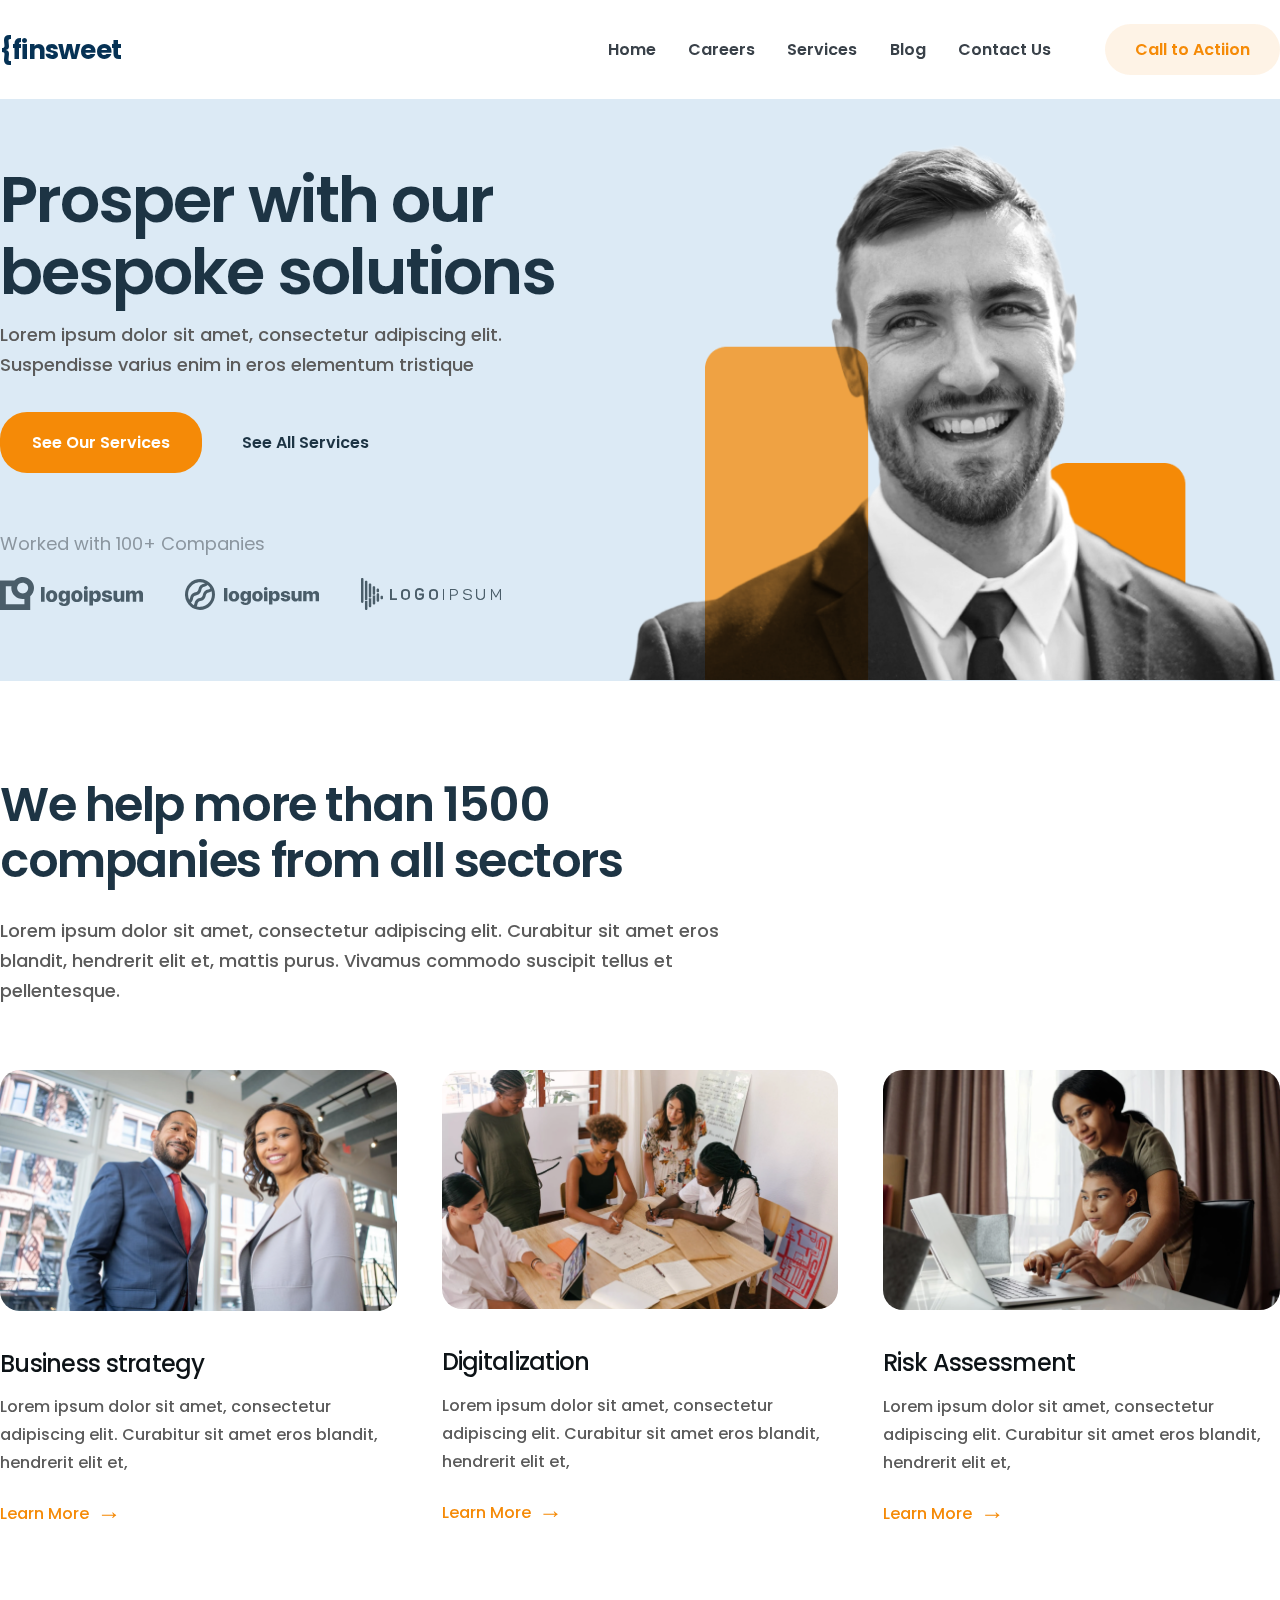
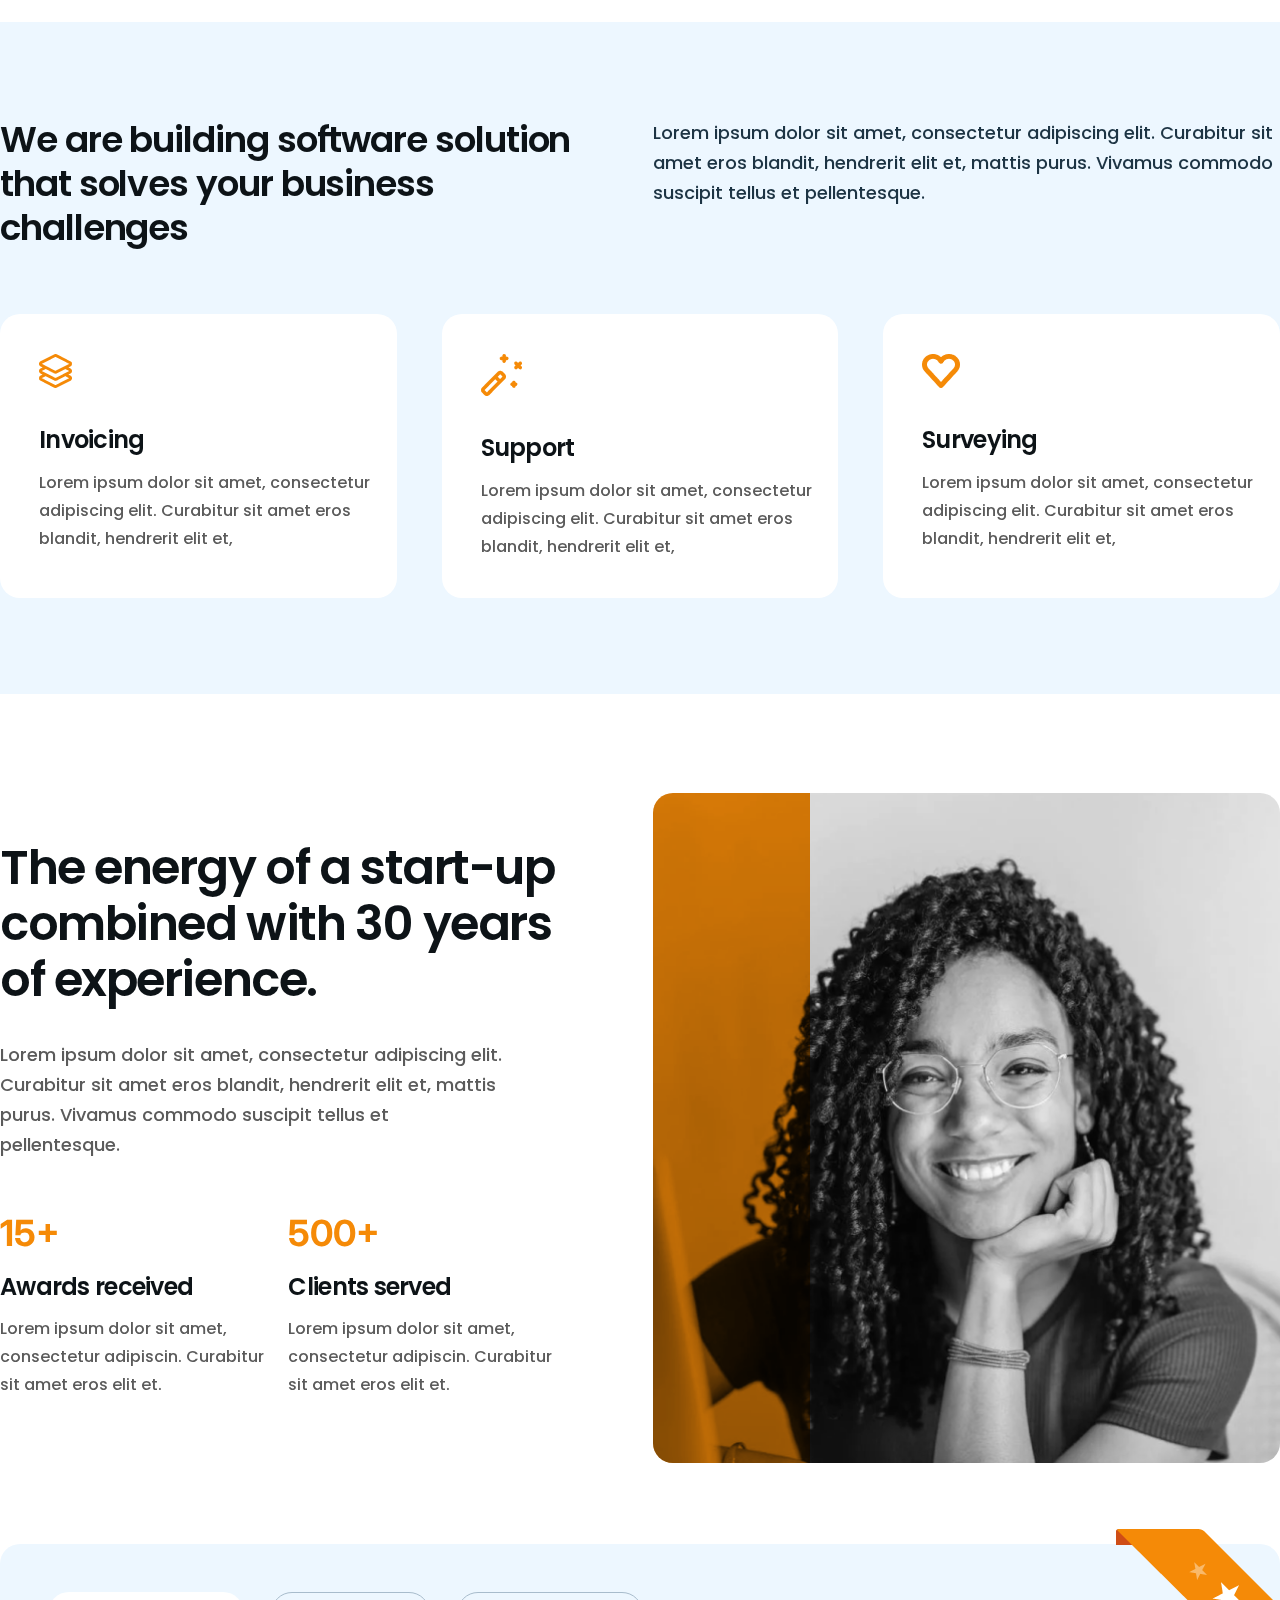
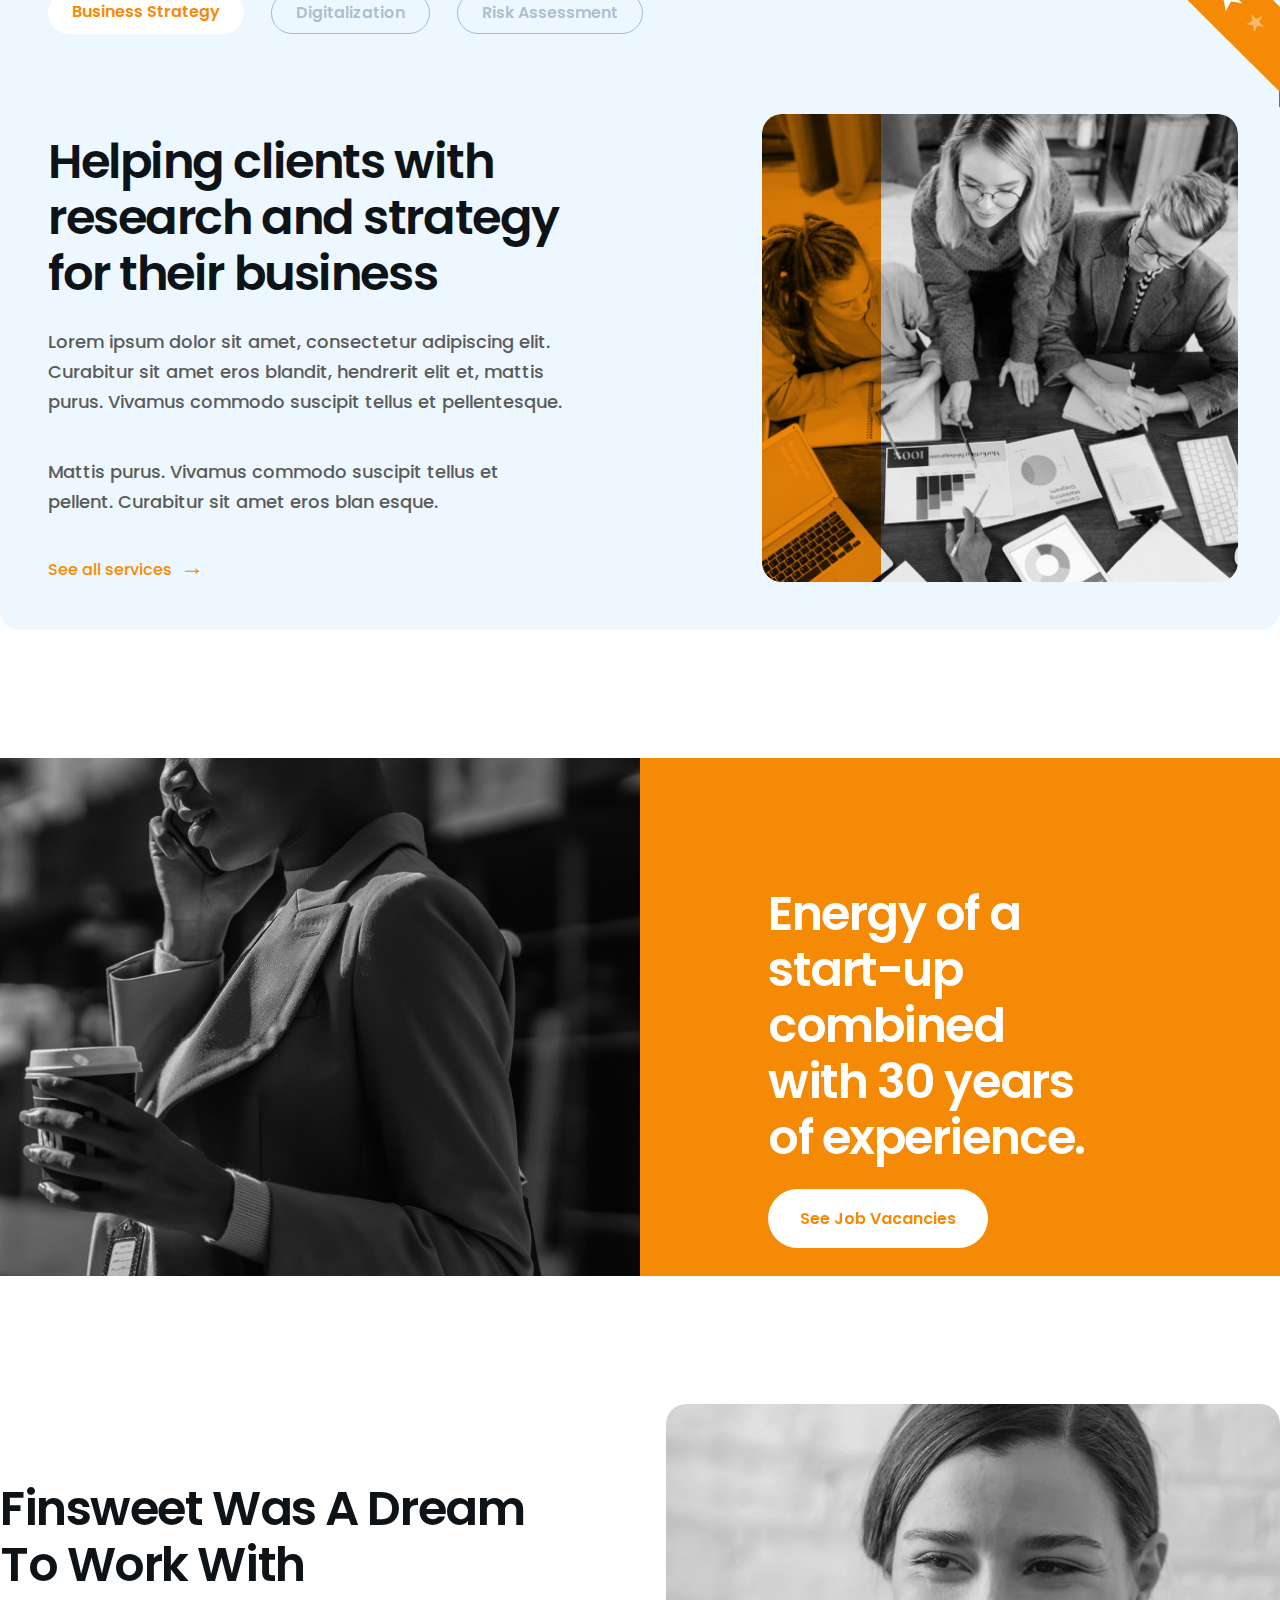
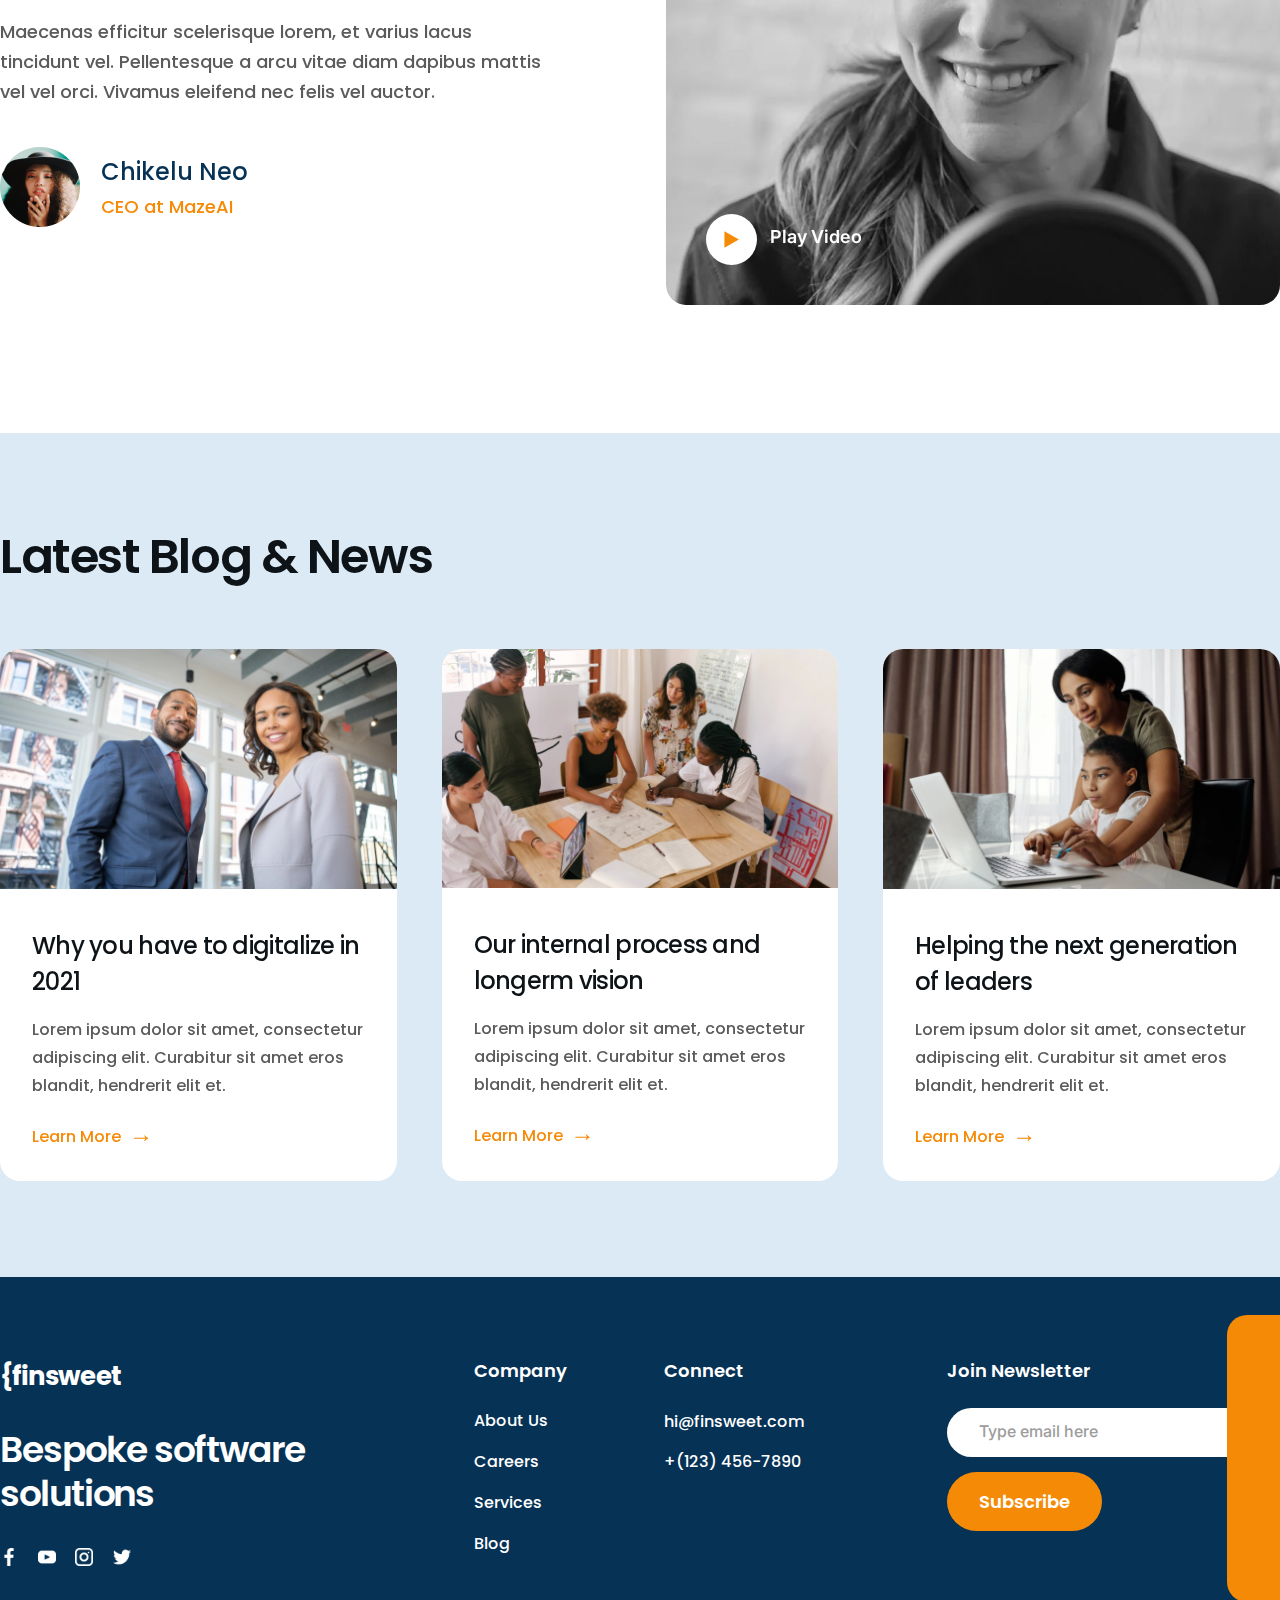
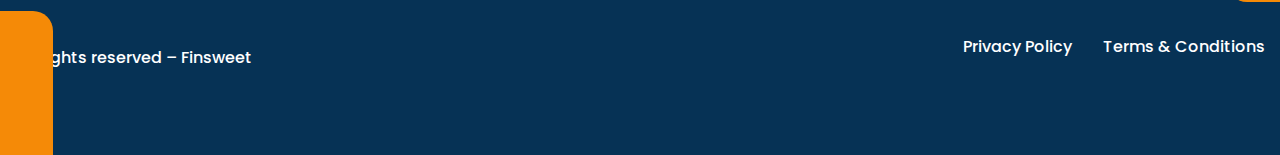
<file: index.html>
<!DOCTYPE html>
<html lang="en">

<head>
  <meta charset="UTF-8">
  <meta http-equiv="X-UA-Compatible" content="IE=edge">
  <meta name="viewport" content="width=device-width, initial-scale=1.0">
  <link rel="preconnect" href="https://fonts.googleapis.com">
  <link rel="preconnect" href="https://fonts.gstatic.com" crossorigin>
  <link href="https://fonts.googleapis.com/css2?family=Inter:wght@100;200;300;400;500;600;700;800;900&display=swap"
    rel="stylesheet">
  <link
    href="https://fonts.googleapis.com/css2?family=Poppins:ital,wght@0,100;0,200;0,300;0,400;0,500;0,600;0,700;0,800;0,900;1,100;1,200;1,300;1,400;1,500;1,600;1,700;1,800;1,900&display=swap"
    rel="stylesheet">
  <link rel="stylesheet" href="./css/global.css">
  <link rel="stylesheet" href="./css/header.css">
  <link rel="stylesheet" href="./css/home.css">
  <link rel="stylesheet" href="./css/footer.css">
  <title>Finsweet</title>
</head>

<body>
  <header>
    <div class="container">
      <h2>{finsweet</h2>
      <nav>
        <ul>
          <li><a href="index.html">Home</a></li>
          <li><a href="./pages/careers.html">Careers</a></li>
          <li><a href="./pages/services.html">Services</a></li>
          <li><a href="./pages/blog.html">Blog</a></li>
          <li><a href="./pages/contact-us.html">Contact Us</a></li>
        </ul>
        <div class="button"><a href="#">Call to Actiion</a></div>
      </nav>
    </div>
  </header>
  <section class="intro">
    <div class="container">
      <div class="introLeftSide">
        <h1>Prosper with our bespoke solutions</h1>
        <p class="introBigP">Lorem ipsum dolor sit amet, consectetur adipiscing elit. Suspendisse varius enim in eros
          elementum tristique</p>
        <div class="serviceButton">
          <div class="orangeButton"><a href="#">See Our Services</a></div>
          <div class="rightButton"><a href="#">See All Services</a></div>
        </div>
        <p class="introSmallP">Worked with 100+ Companies</p>
        <div>
          <img src="./images/haeder-logo-1.svg" alt="header1">
          <img src="./images/heder-logo-2.svg" alt="header2">
          <img src="./images/header-logo-3.svg" alt="header3">
        </div>
      </div>
      <div class="introRightSide">
        <img src="./images/header-image.png" alt="header">
      </div>
    </div>
  </section>
  <section class="second">
    <div class="container">
      <div class="secondTop">
        <h2>We help more than 1500 companies from all sectors</h2>
        <p>Lorem ipsum dolor sit amet, consectetur adipiscing elit. Curabitur sit amet eros blandit, hendrerit elit et,
          mattis purus. Vivamus commodo suscipit tellus et pellentesque.</p>
      </div>
      <div class="secondBottom">
        <div>
          <img src="./images/post1.png" alt="post1">
          <h3>Business strategy</h3>
          <p>Lorem ipsum dolor sit amet, consectetur adipiscing elit. Curabitur sit amet eros blandit, hendrerit elit
            et, </p>
          <a href="#">Learn More</a>
        </div>
        <div>
          <img src="./images/post-2.png" alt="post2">
          <h3>Digitalization</h3>
          <p>Lorem ipsum dolor sit amet, consectetur adipiscing elit. Curabitur sit amet eros blandit, hendrerit elit
            et, </p>
          <a href="#">Learn More</a>
        </div>
        <div>
          <img src="./images/post-3.png" alt="post3">
          <h3>Risk Assessment</h3>
          <p>Lorem ipsum dolor sit amet, consectetur adipiscing elit. Curabitur sit amet eros blandit, hendrerit elit
            et, </p>
          <a href="#">Learn More</a>
        </div>
      </div>
    </div>
  </section>
  <section class="third">
    <div class="container">
      <div class="thirdTop">
        <h2>We are building software solution that solves your business challenges</h2>
        <p>Lorem ipsum dolor sit amet, consectetur adipiscing elit. Curabitur sit amet eros blandit, hendrerit elit et,
          mattis purus. Vivamus commodo suscipit tellus et pellentesque.</p>
      </div>
      <div class="thirdBottom">
        <div>
          <img src="./images/Icon-layer.png" alt="layer">
          <h3>Invoicing</h3>
          <p>Lorem ipsum dolor sit amet, consectetur adipiscing elit. Curabitur sit amet eros blandit, hendrerit elit
            et, </p>
        </div>
        <div>
          <img src="./images/Icon-wizard.png" alt="wizard">
          <h3>Support</h3>
          <p>Lorem ipsum dolor sit amet, consectetur adipiscing elit. Curabitur sit amet eros blandit, hendrerit elit
            et, </p>
        </div>
        <div>
          <img src="./images/Icon-heart.png" alt="heart">
          <h3>Surveying</h3>
          <p>Lorem ipsum dolor sit amet, consectetur adipiscing elit. Curabitur sit amet eros blandit, hendrerit elit
            et, </p>
        </div>
      </div>
    </div>
  </section>
  <section class="fourth">
    <div class="container">
      <div class="fourthLeftSide">
        <div class="fourthLeftSideTop">
          <h2>The energy of a start-up combined with 30 years of experience.</h2>
          <p>Lorem ipsum dolor sit amet, consectetur adipiscing elit. Curabitur sit amet eros blandit, hendrerit elit
            et, mattis purus. Vivamus commodo suscipit tellus et pellentesque.</p>
        </div>
        <div class="fourthLeftSideBottom">
          <div>
            <h1>15+</h1>
            <h3>Awards received</h3>
            <p>Lorem ipsum dolor sit amet, consectetur adipiscin. Curabitur sit amet eros elit et.</p>
          </div>
          <div>
            <h1>500+</h1>
            <h3>Clients served</h3>
            <p>Lorem ipsum dolor sit amet, consectetur adipiscin. Curabitur sit amet eros elit et.</p>
          </div>
        </div>
      </div>
      <div class="fourthRightSide">
        <div class="imageBg"></div>
      </div>
    </div>
  </section>
  <section class="fifth container">      
    <div class="fifthCorner"><img src="./images/Ribbon.png" alt="ribbon"></div>
      <div class="fifthTop">
        <div>Business Strategy</div>
        <div>Digitalization</div>
        <div>Risk Assessment</div>
      </div>
      <div class="fifthBottom">
        <div class="fifthBottomLeft">
          <h2>Helping clients with research and strategy for their business</h2>
          <p>Lorem ipsum dolor sit amet, consectetur adipiscing elit. Curabitur sit amet eros blandit, hendrerit elit
            et, mattis purus. Vivamus commodo suscipit tellus et pellentesque. </p>
          <p>Mattis purus. Vivamus commodo suscipit tellus et pellent. Curabitur sit amet eros blan esque. </p>
          <a href="#">See all services</a>
        </div>
        <div class="fifthBottomRight">
          <div class="imageBg"></div>
        </div>
      </div>
    </div>
  </section>
  <section class="sixth">
    <div class="sixthLeft">
    </div>
    <div class="sixthRight">
      <div class="container">
        <h2>Energy of a start-up combined with 30 years of experience.</h2>
        <a href="#">See job vacancies</a>
      </div>
    </div>
  </section>
  <section class="seventh">
    <div class="container">
      <div class="seventhLeft">
        <h2>Finsweet was a dream to work with</h2>
        <p>Maecenas efficitur scelerisque lorem, et varius lacus tincidunt vel. Pellentesque a arcu vitae diam dapibus
          mattis vel vel orci. Vivamus eleifend nec felis vel auctor.</p>
        <div class="seventhLeftBottom">
          <img src="./images/chuzu.png" alt="grill">
          <div>
            <h3>Chikelu Neo</h3>
            <p>CEO at MazeAI</p>
          </div>
        </div>
      </div>
      <div class="seventhRight">
        <div class="seventhRightVideo">
          <div class="seventhRightBg">
            <img src="./images/play-icon.svg" alt="playicon">
          </div>
          <p>Play Video</p>
        </div>
      </div>
    </div>
  </section>
  <section class="eight">
    <div class="container">
      <h2>Latest Blog & News</h2>
      <div class="eightBottom">
        <div class="eightSection">
          <img src="./images/post1.png" alt="post1">
          <div>
            <h3>Why you have to digitalize in 2021</h3>
            <p>Lorem ipsum dolor sit amet, consectetur adipiscing elit. Curabitur sit amet eros blandit, hendrerit elit
              et.</p>
            <a href="./pages/blog-inner.html">Learn More</a>
          </div>

        </div>
        <div class="eightSection">
          <img src="./images/post-2.png" alt="post2">
          <div>
            <h3>Our internal process and longerm vision</h3>
            <p>Lorem ipsum dolor sit amet, consectetur adipiscing elit. Curabitur sit amet eros blandit, hendrerit elit
              et.</p>
            <a href="./pages/blog-inner.html">Learn More</a>
          </div>

        </div>
        <div class="eightSection">
          <img src="./images/post-3.png" alt="post3">
          <div>
            <h3>Helping the next generation of leaders</h3>
            <p>Lorem ipsum dolor sit amet, consectetur adipiscing elit. Curabitur sit amet eros blandit, hendrerit elit
              et.</p>
            <a href="./pages/blog-inner.html">Learn More</a>
          </div>
        </div>
      </div>
    </div>
  </section>
  <footer>
    <div class="firstBox"></div>
    <div class="secondBox"></div>
    <div class="container">
      <div class="firstRow">
        <h1>{finsweet</h1>
        <h2>Bespoke software solutions</h2>
        <div class="footerImg">
          <img src="./images/fb-logo.png" alt="fb">
          <img src="./images/yt-logo.png" alt="yt">
          <img src="./images/ig-logo.png" alt="ig">
          <img src="./images/twt-logo.png" alt="twt">
        </div>
        <p>© All rights reserved – Finsweet</p>
      </div>
      <div class="secondRow">
        <div class="secondRowFirst">
          <h3>Company</h3>
          <ul>
            <li><a href="#">About Us</a></li>
            <li><a href="#">Careers</a></li>
            <li><a href="#">Services</a></li>
            <li><a href="#">Blog</a></li>
          </ul>
        </div>
        <div class="secondRowSecond">
          <h3>Connect</h3>
          <p>hi@finsweet.com</p>
          <p>+(123) 456-7890</p>
        </div>
      </div>
      <div class="fourthRow">
        <h3>Join Newsletter</h3>
        <input type="text" id="fname" name="email" placeholder="Type email here">
        <a href="#">Subscribe</a>
        <div class="fourthRowBottom">
          <p>Privacy Policy</p>
          <p>Terms & Conditions</p>
        </div>
      </div>
    </div>
  </footer>
</body>
</html>
</file>
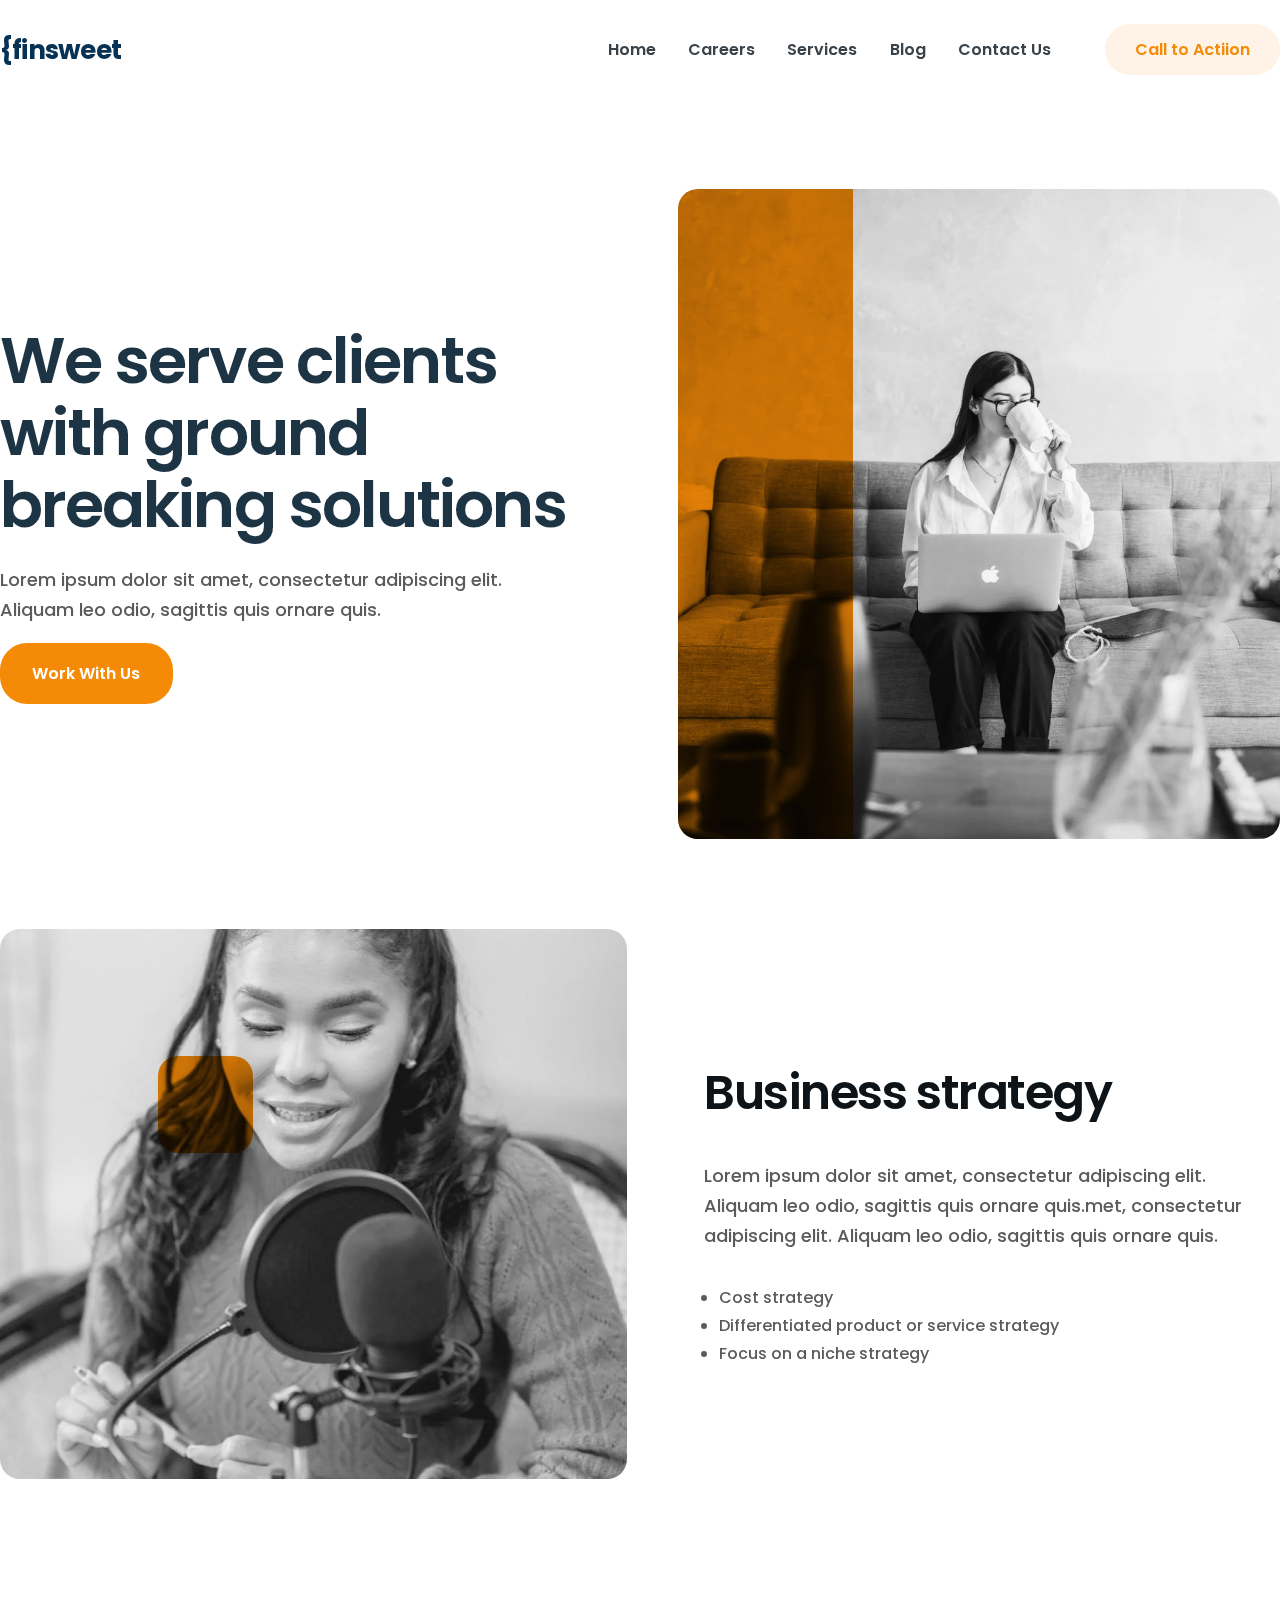
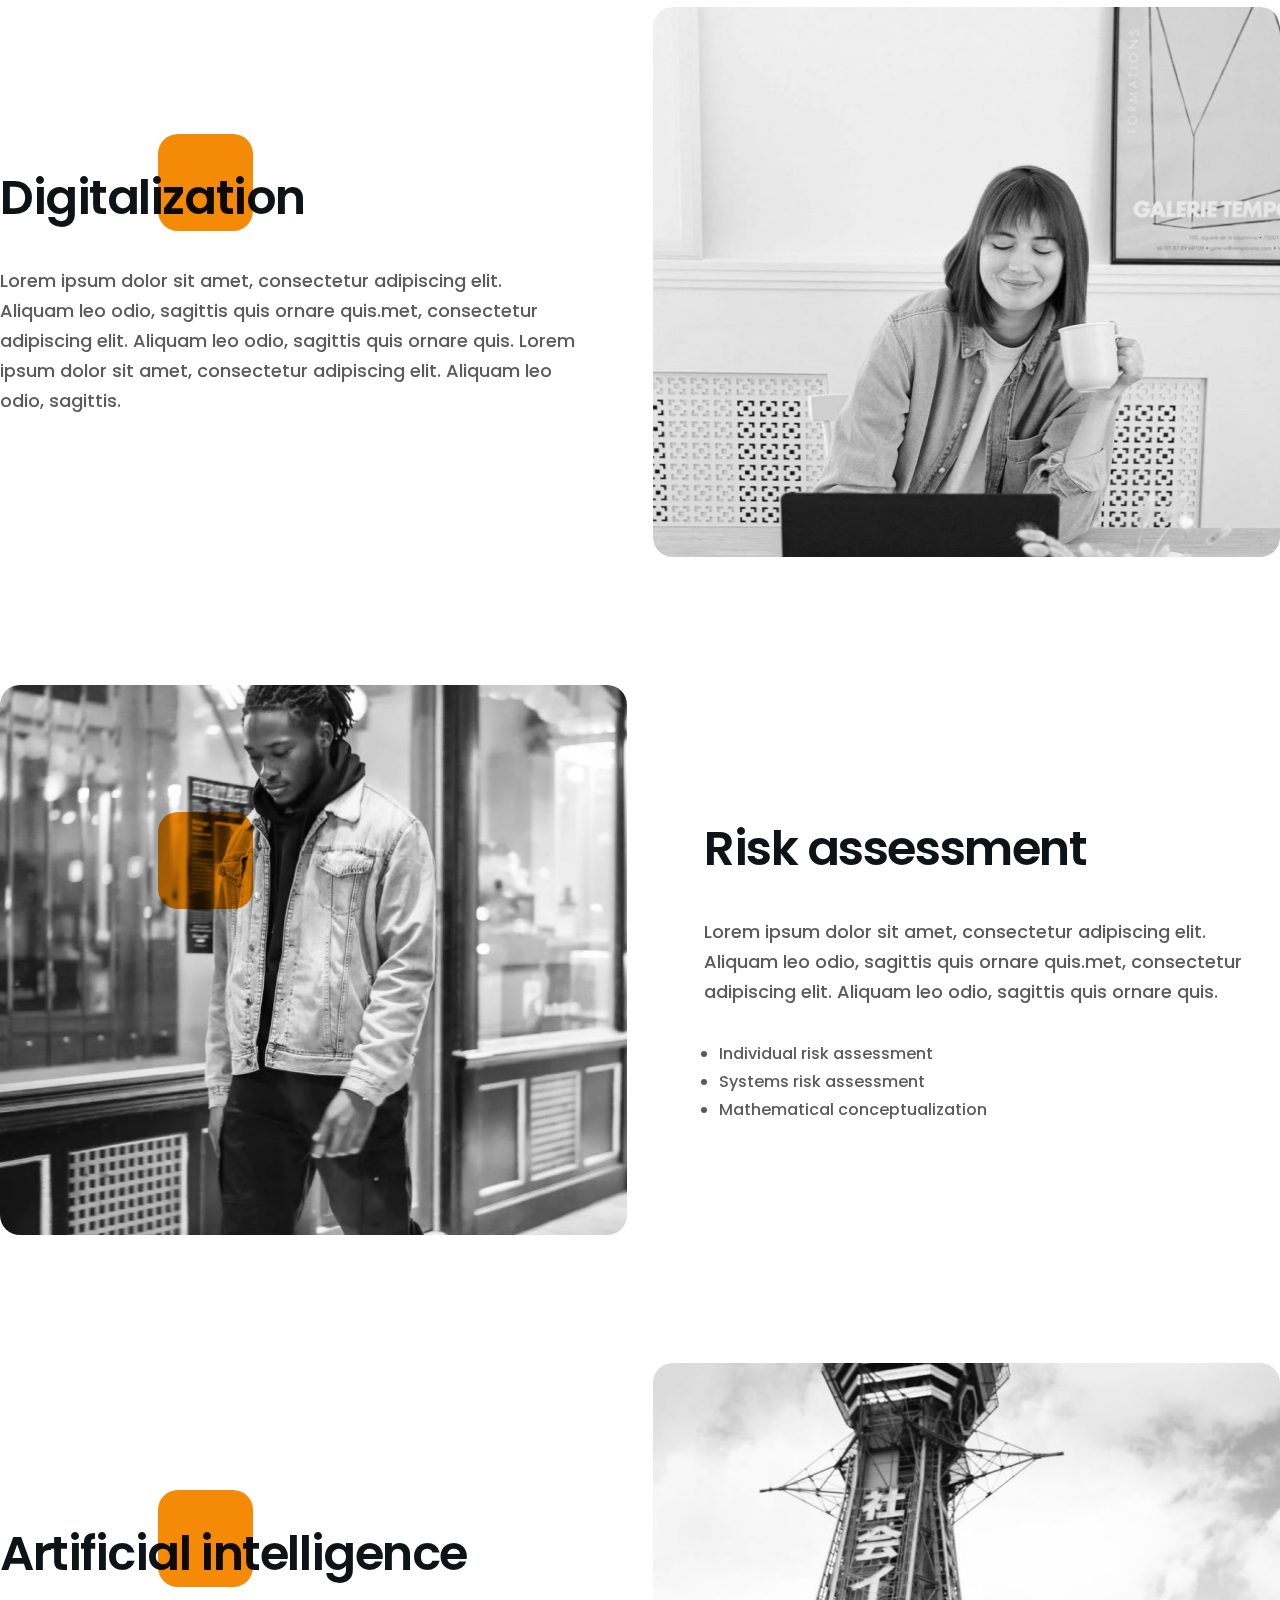
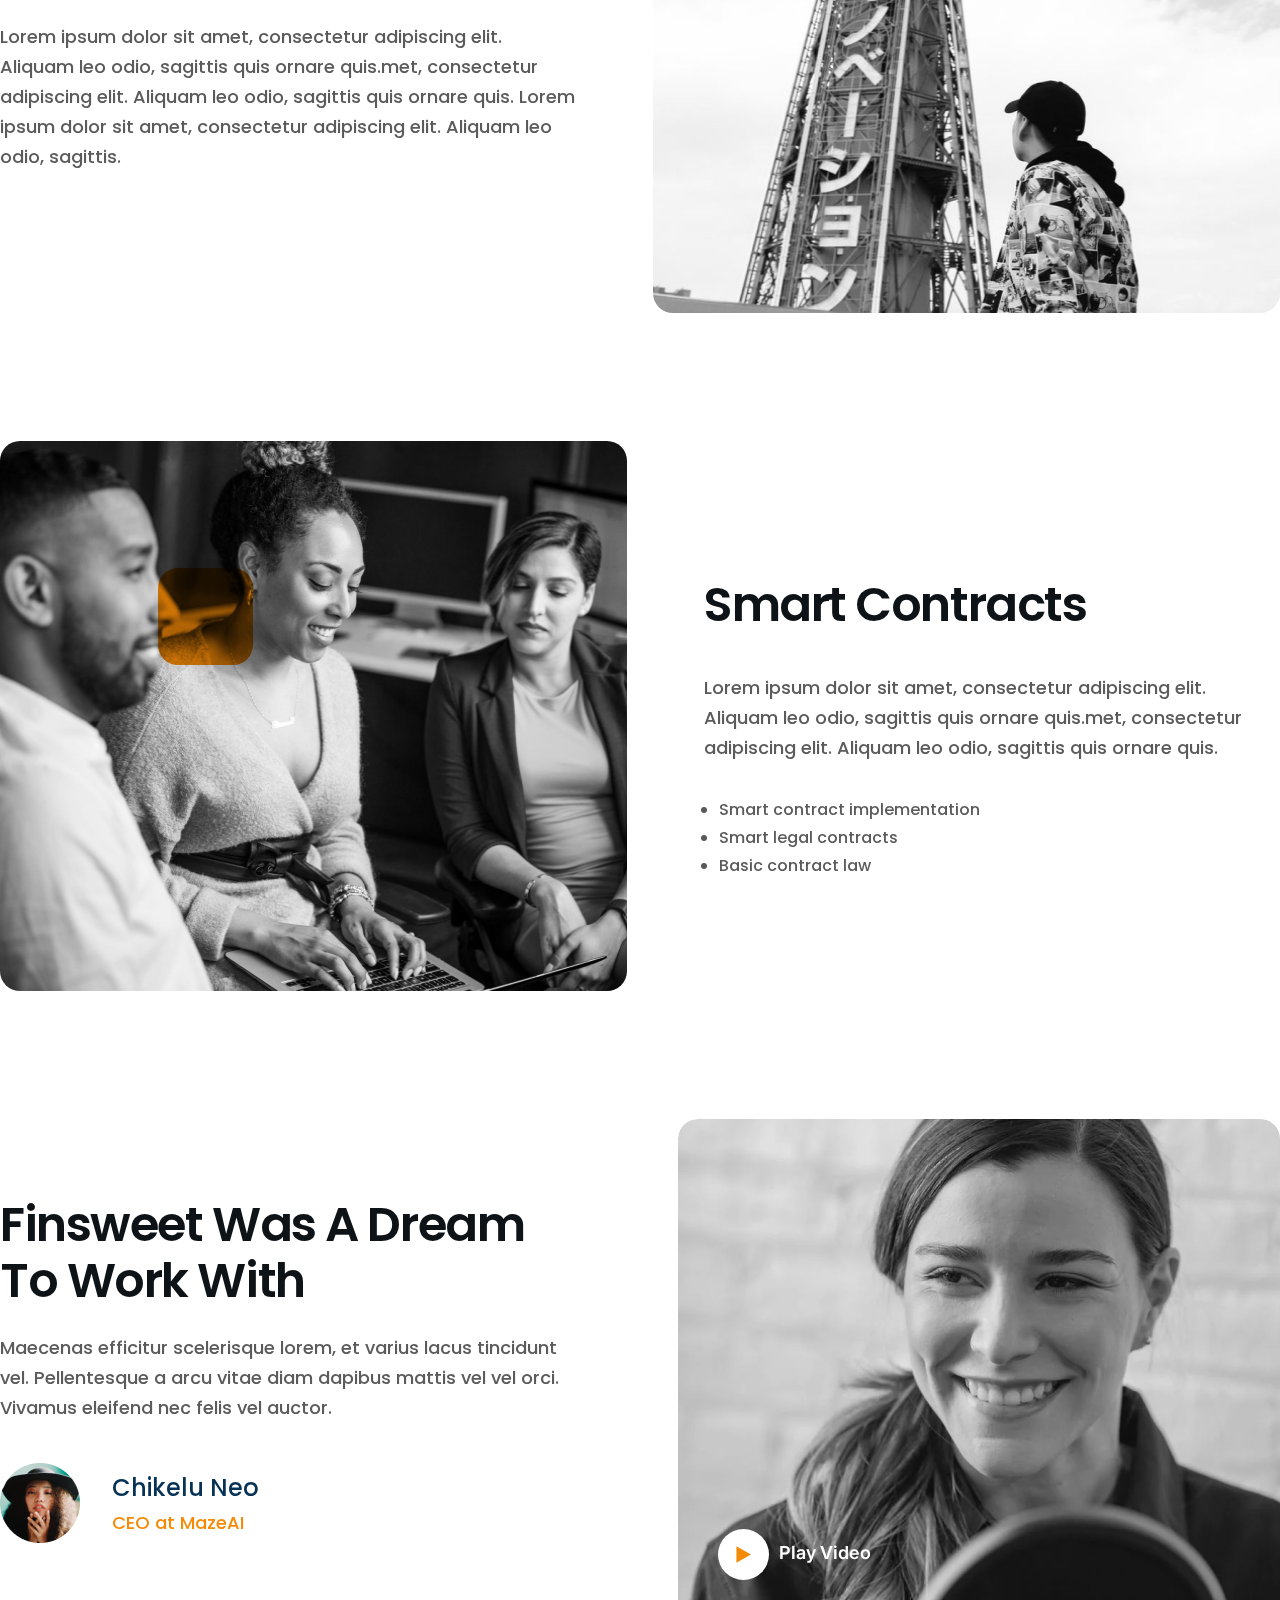
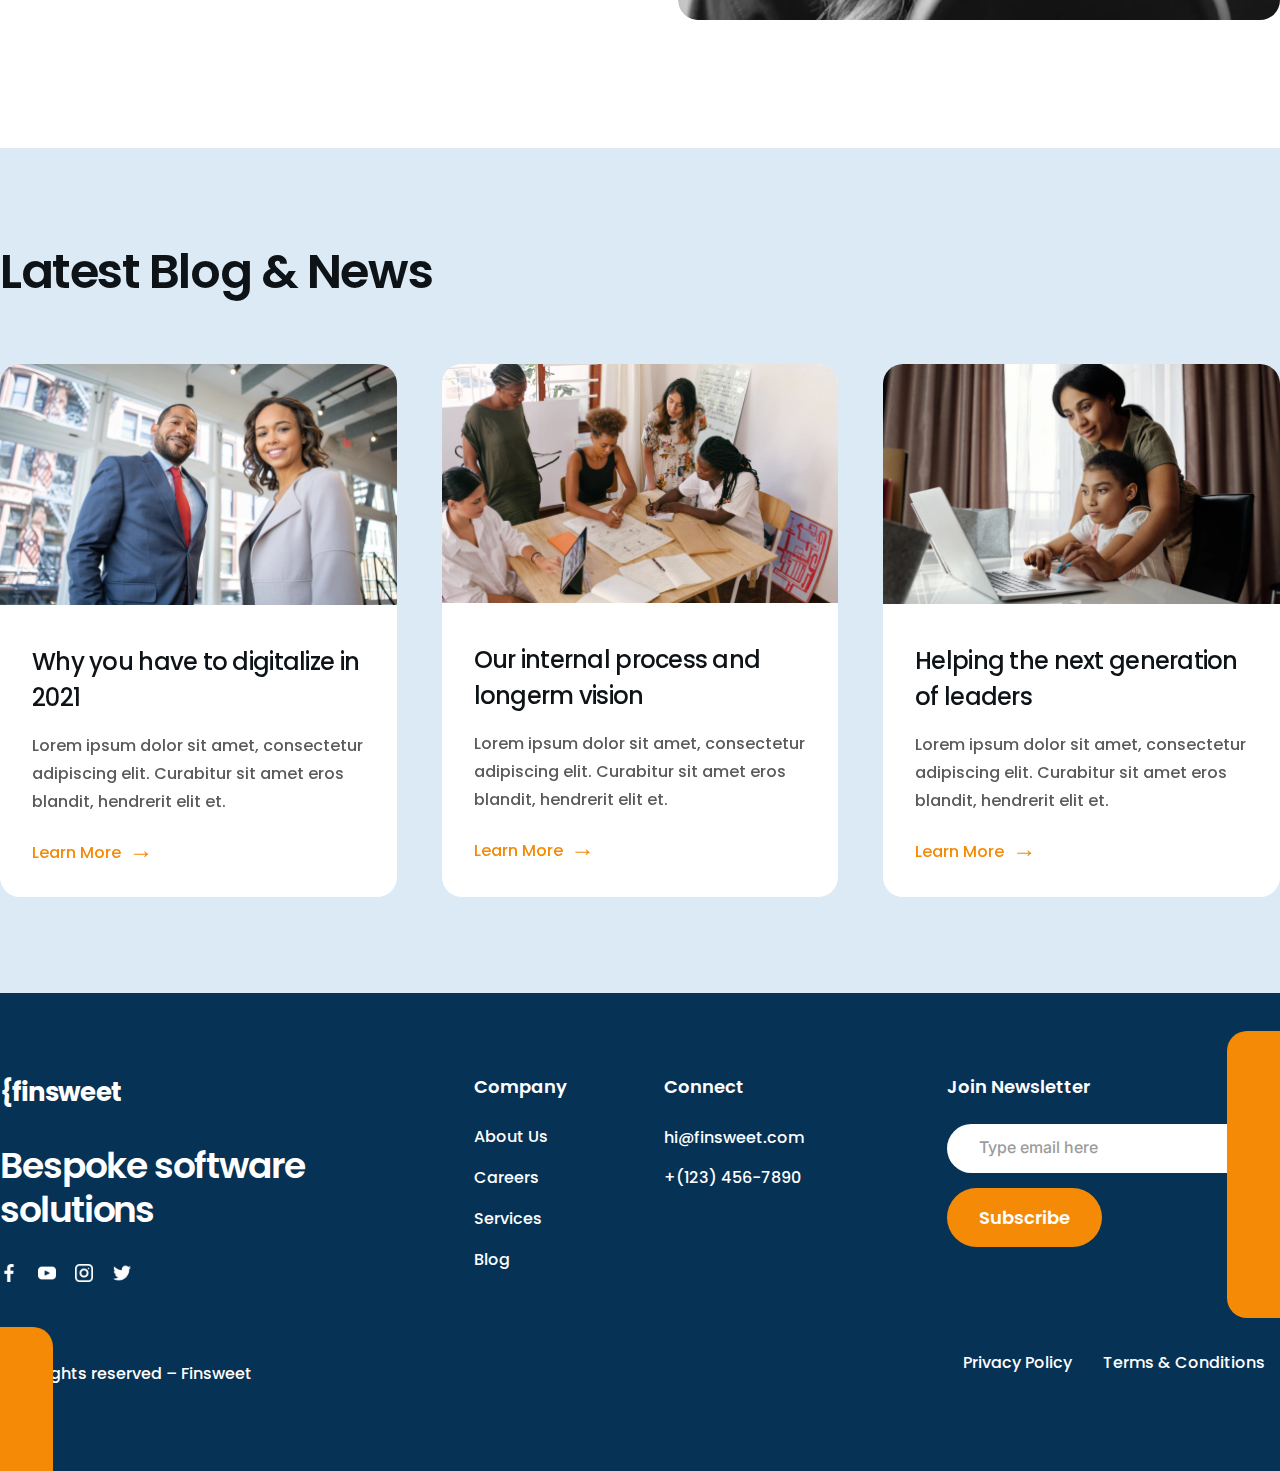
<file: services.html>
<!DOCTYPE html>
<html lang="en">

<head>
  <meta charset="UTF-8">
  <meta http-equiv="X-UA-Compatible" content="IE=edge">
  <meta name="viewport" content="width=device-width, initial-scale=1.0">
  <link rel="preconnect" href="https://fonts.googleapis.com">
  <link rel="preconnect" href="https://fonts.gstatic.com" crossorigin>
  <link href="https://fonts.googleapis.com/css2?family=Inter:wght@100;200;300;400;500;600;700;800;900&display=swap"
    rel="stylesheet">
  <link
    href="https://fonts.googleapis.com/css2?family=Poppins:ital,wght@0,100;0,200;0,300;0,400;0,500;0,600;0,700;0,800;0,900;1,100;1,200;1,300;1,400;1,500;1,600;1,700;1,800;1,900&display=swap"
    rel="stylesheet">
  <link rel="stylesheet" href="./style/global.css">
  <link rel="stylesheet" href="./style/header.css">
  <link rel="stylesheet" href="./style/footer.css">
  <link rel="stylesheet" href="./style/services.css">
  <title>Finsweet</title>
</head>

<body>
  <header>
    <div class="container">
      <h2>{finsweet</h2>
      <nav>
        <ul>
          <li><a href="#">Home</a></li>
          <li><a href="#">Careers</a></li>
          <li><a href="#">Services</a></li>
          <li><a href="#">Blog</a></li>
          <li><a href="#">Contact Us</a></li>
        </ul>
        <div class="button"><a href="#">Call to Actiion</a></div>
      </nav>
    </div>
  </header>
  <section class="first">
    <div class="container">
      <div class="firstLeft">
        <h1>We serve clients with ground breaking solutions</h1>
        <p>Lorem ipsum dolor sit amet, consectetur adipiscing elit. Aliquam leo odio, sagittis quis ornare quis.</p>
        <div class="orangeButton"><a href="#">Work With Us</a></div>
      </div>
      <div class="firstRight">
        <div class="imageBg"></div>
      </div>
  </section>
  </div>

  <section class="second">
    <article>
      <div class="box"></div>
      <div class="container">
        <img src="./images/2.png" alt="pic2">
        <div class="secondText">
          <h2>Business strategy</h2>
          <p>Lorem ipsum dolor sit amet, consectetur adipiscing elit. Aliquam leo odio, sagittis quis ornare quis.met,
            consectetur adipiscing elit. Aliquam leo odio, sagittis quis ornare quis.</p>
          <ul>
            <li>Cost strategy</li>
            <li>Differentiated product or service strategy</li>
            <li>Focus on a niche strategy</li>
          </ul>
        </div>
      </div>
    </article>
    <article>
      <div class="box"></div>
      <div class="container">
        <div class="secondText">
          <h2>Digitalization</h2>
          <p>Lorem ipsum dolor sit amet, consectetur adipiscing elit. Aliquam leo odio, sagittis quis ornare quis.met,
            consectetur adipiscing elit. Aliquam leo odio, sagittis quis ornare quis. Lorem ipsum dolor sit amet,
            consectetur adipiscing elit. Aliquam leo odio, sagittis.</p>
        </div>
        <img src="./images/3.png" alt="pic3">
      </div>
    </article>
    <article>
      <div class="box"></div>
      <div class="container">
        <img src="./images/4.png" alt="pic4">
        <div class="secondText">
          <h2>Risk assessment</h2>
          <p>Lorem ipsum dolor sit amet, consectetur adipiscing elit. Aliquam leo odio, sagittis quis ornare quis.met,
            consectetur adipiscing elit. Aliquam leo odio, sagittis quis ornare quis.</p>
          <ul>
            <li>Individual risk assessment</li>
            <li>Systems risk assessment</li>
            <li>Mathematical conceptualization</li>
          </ul>
        </div>
      </div>
    </article>
    <article>
      <div class="box"></div>
      <div class="container">
        <div class="secondText">
          <h2>Artificial intelligence</h2>
          <p>Lorem ipsum dolor sit amet, consectetur adipiscing elit. Aliquam leo odio, sagittis quis ornare quis.met,
            consectetur adipiscing elit. Aliquam leo odio, sagittis quis ornare quis. Lorem ipsum dolor sit amet,
            consectetur adipiscing elit. Aliquam leo odio, sagittis.</p>
        </div>
        <img src="./images/5.png" alt="pic5">
      </div>
    </article>
    <article>
      <div class="box"></div>
      <div class="container">
        <img src="./images/6.png" alt="pic6">
        <div class="secondText">
          <h2>Smart Contracts</h2>
          <p>Lorem ipsum dolor sit amet, consectetur adipiscing elit. Aliquam leo odio, sagittis quis ornare quis.met,
            consectetur adipiscing elit. Aliquam leo odio, sagittis quis ornare quis.</p>
          <ul>
            <li>Smart contract implementation</li>
            <li>Smart legal contracts</li>
            <li>Basic contract law</li>
          </ul>
        </div>
      </div>
    </article>
  </section>
  <section class="third">
    <div class="container">
      <div class="thirdLeft">
        <h2>Finsweet was a dream to work with</h2>
        <p>Maecenas efficitur scelerisque lorem, et varius lacus tincidunt vel. Pellentesque a arcu vitae diam dapibus
          mattis vel vel orci. Vivamus eleifend nec felis vel auctor.</p>
        <div class="thirdLeftBottom">
          <img src="./images/chuzu.png" alt="grill">
          <div>
            <h3>Chikelu Neo</h3>
            <p>CEO at MazeAI</p>
          </div>
        </div>
      </div>
      <div class="thirdRight">
        <div class="thirdRightVideo">
          <div class="thirdRightBg">
            <img src="./images/play-icon.svg" alt="playicon">
          </div>
          <p>Play Video</p>
        </div>
      </div>
    </div>
  </section>
  <section class="fourth">
    <div class="container">
      <h2>Latest Blog & News</h2>
      <div class="fourthBottom">
        <div class="fourthSection">
          <img src="./images/post1.png" alt="post1">
          <div>
            <h3>Why you have to digitalize in 2021</h3>
            <p>Lorem ipsum dolor sit amet, consectetur adipiscing elit. Curabitur sit amet eros blandit, hendrerit elit
              et.</p>
            <a href="#">Learn More</a>
          </div>

        </div>
        <div class="fourthSection">
          <img src="./images/post-2.png" alt="post2">
          <div>
            <h3>Our internal process and longerm vision</h3>
            <p>Lorem ipsum dolor sit amet, consectetur adipiscing elit. Curabitur sit amet eros blandit, hendrerit elit
              et.</p>
            <a href="#">Learn More</a>
          </div>

        </div>
        <div class="fourthSection">
          <img src="./images/post-3.png" alt="post3">
          <div>
            <h3>Helping the next generation of leaders</h3>
            <p>Lorem ipsum dolor sit amet, consectetur adipiscing elit. Curabitur sit amet eros blandit, hendrerit elit
              et.</p>
            <a href="#">Learn More</a>
          </div>
        </div>
      </div>
    </div>
  </section>
  <footer>
    <div class="firstBox"></div>
    <div class="secondBox"></div>
    <div class="container">
      <div class="firstRow">
        <h1>{finsweet</h1>
        <h2>Bespoke software solutions</h2>
        <div class="footerImg">
          <img src="./images/fb-logo.png" alt="fb">
          <img src="./images/yt-logo.png" alt="yt">
          <img src="./images/ig-logo.png" alt="ig">
          <img src="./images/twt-logo.png" alt="twt">
        </div>
        <p>© All rights reserved – Finsweet</p>
      </div>
      <div class="secondRow">
        <div class="secondRowFirst">
          <h3>Company</h3>
          <ul>
            <li><a href="#">About Us</a></li>
            <li><a href="#">Careers</a></li>
            <li><a href="#">Services</a></li>
            <li><a href="#">Blog</a></li>
          </ul>
        </div>
        <div class="secondRowSecond">
          <h3>Connect</h3>
          <p>hi@finsweet.com</p>
          <p>+(123) 456-7890</p>
        </div>
      </div>
      <div class="fourthRow">
        <h3>Join Newsletter</h3>
        <input type="text" id="fname" name="email" placeholder="Type email here">
        <a href="#">Subscribe</a>
        <div class="fourthRowBottom">
          <p>Privacy Policy</p>
          <p>Terms & Conditions</p>
        </div>
      </div>
    </div>
  </footer>
</body>

</html>
</file>
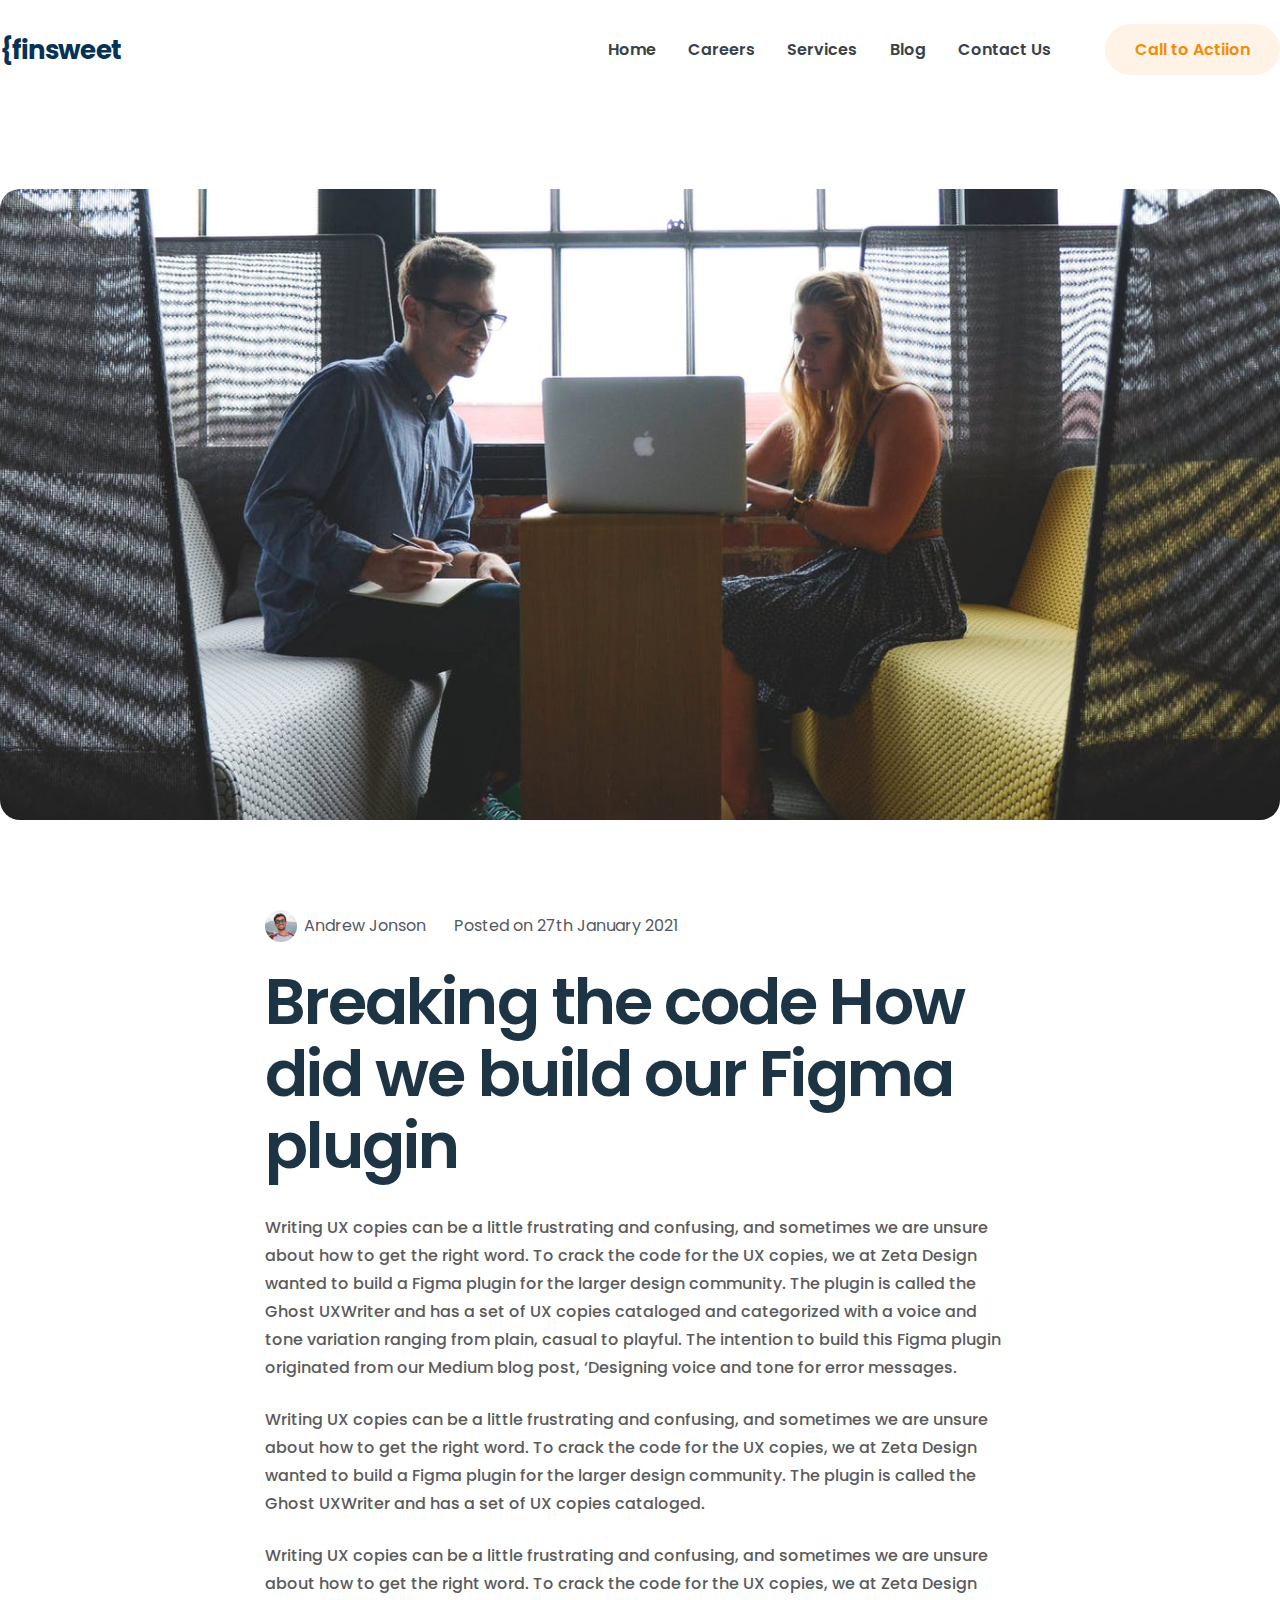
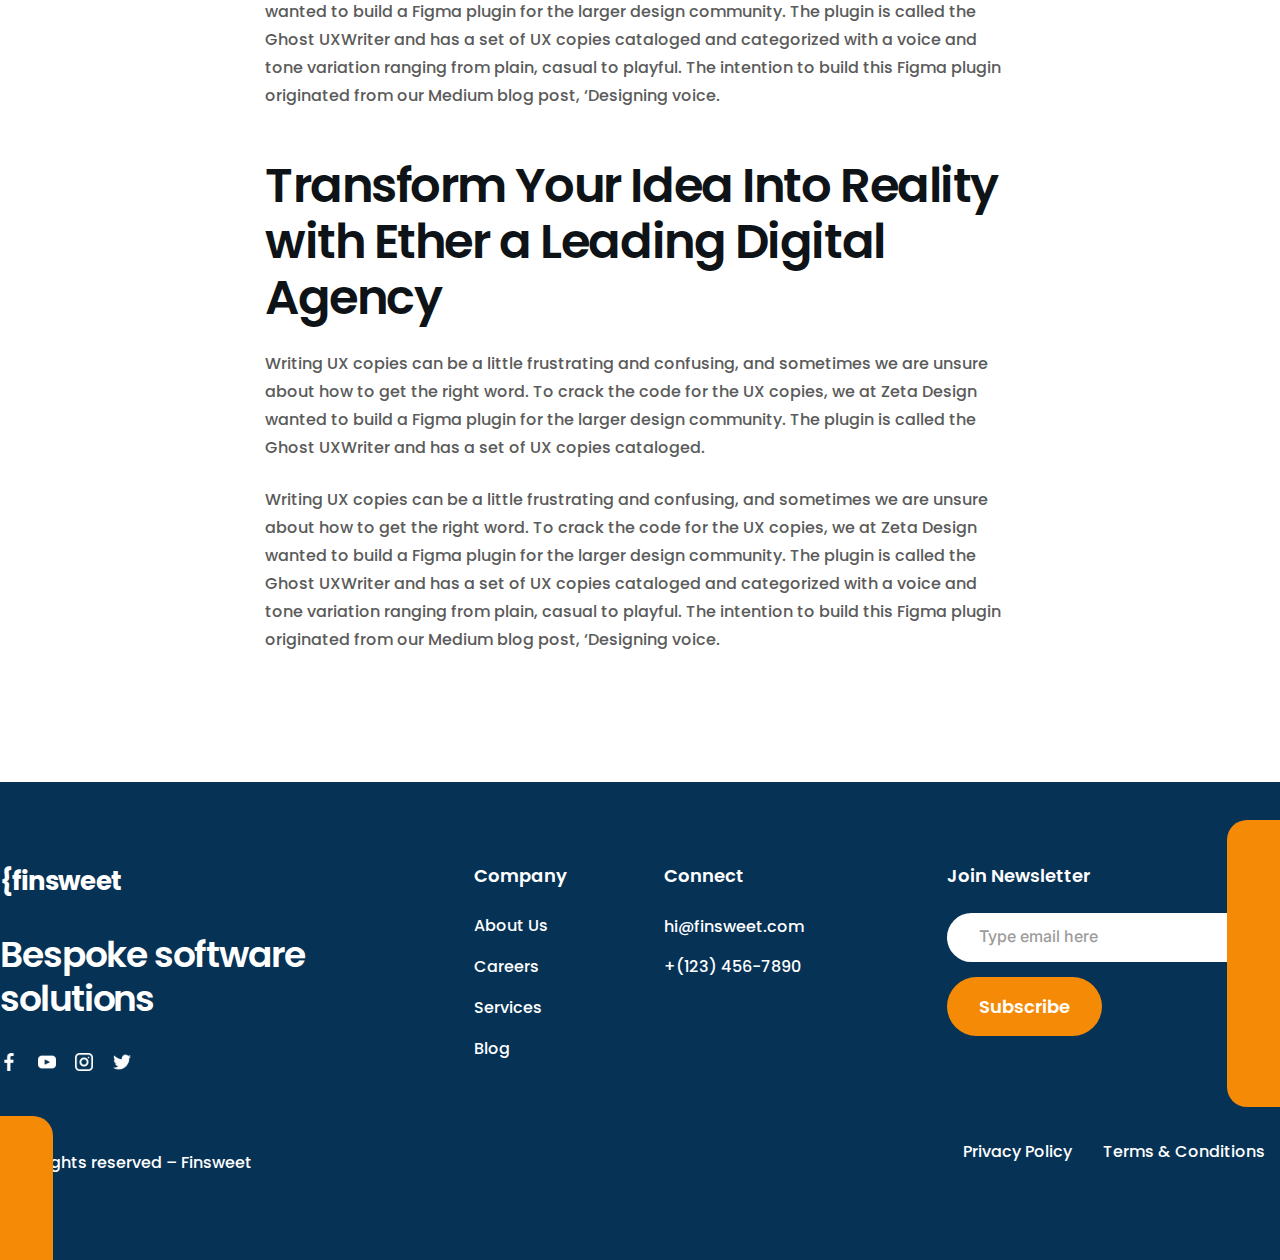
<file: pages/blog-inner.html>
<!DOCTYPE html>
<html lang="en">

<head>
  <meta charset="UTF-8">
  <meta http-equiv="X-UA-Compatible" content="IE=edge">
  <meta name="viewport" content="width=device-width, initial-scale=1.0">
  <link rel="preconnect" href="https://fonts.googleapis.com">
  <link rel="preconnect" href="https://fonts.gstatic.com" crossorigin>
  <link href="https://fonts.googleapis.com/css2?family=Inter:wght@100;200;300;400;500;600;700;800;900&display=swap"
    rel="stylesheet">
  <link
    href="https://fonts.googleapis.com/css2?family=Poppins:ital,wght@0,100;0,200;0,300;0,400;0,500;0,600;0,700;0,800;0,900;1,100;1,200;1,300;1,400;1,500;1,600;1,700;1,800;1,900&display=swap"
    rel="stylesheet">
  <link rel="stylesheet" href="../css/global.css">
  <link rel="stylesheet" href="../css/header.css">
  <link rel="stylesheet" href="../css/blog-inner.css">
  <link rel="stylesheet" href="../css/footer.css">
  <title>Finsweet | Blog Inner</title>
</head>

<body>
  <header>
    <div class="container">
      <h2>{finsweet</h2>
      <nav>
        <ul>
          <li><a href="../index.html">Home</a></li>
          <li><a href="careers.html">Careers</a></li>
          <li><a href="services.html">Services</a></li>
          <li><a href="blog.html">Blog</a></li>
          <li><a href="contact-us.html">Contact Us</a></li>
        </ul>
        <div class="button"><a href="#">Call to Actiion</a></div>
      </nav>
    </div>
  </header>
  <section>
    <div class="container">
      <div class="first"></div>
      <div class="container2">
        <div class="second">
          <div class="secondTop">
            <div class="name">
              <img src="../images/andrew.png" alt="andrew">
              <p>Andrew Jonson</p>
            </div>
            <p>Posted on 27th January 2021</p>
          </div>
          <div class="secondBottom">
            <h1>Breaking the code How did we build our Figma plugin </h1>
            <p>Writing UX copies can be a little frustrating and confusing, and sometimes we are unsure about how to get
              the
              right word. To crack the code for the UX copies, we at Zeta Design wanted to build a Figma plugin for the
              larger design community. The plugin is called the Ghost UXWriter and has a set of UX copies cataloged and
              categorized with a voice and tone variation ranging from plain, casual to playful. The intention to build
              this
              Figma plugin originated from our Medium blog post, ‘Designing voice and tone for error messages.</p>
            <p>Writing UX copies can be a little frustrating and confusing, and sometimes we are unsure about how to get
              the
              right word. To crack the code for the UX copies, we at Zeta Design wanted to build a Figma plugin for the
              larger design community. The plugin is called the Ghost UXWriter and has a set of UX copies cataloged.</p>
            <p>Writing UX copies can be a little frustrating and confusing, and sometimes we are unsure about how to get
              the
              right word. To crack the code for the UX copies, we at Zeta Design wanted to build a Figma plugin for the
              larger design community. The plugin is called the Ghost UXWriter and has a set of UX copies cataloged and
              categorized with a voice and tone variation ranging from plain, casual to playful. The intention to build
              this
              Figma plugin originated from our Medium blog post, ‘Designing voice.</p>
            <h2>Transform Your Idea Into Reality with Ether a Leading Digital Agency</h2>
            <p>Writing UX copies can be a little frustrating and confusing, and sometimes we are unsure about how to get
              the
              right word. To crack the code for the UX copies, we at Zeta Design wanted to build a Figma plugin for the
              larger design community. The plugin is called the Ghost UXWriter and has a set of UX copies cataloged.</p>
            <p>Writing UX copies can be a little frustrating and confusing, and sometimes we are unsure about how to get
              the
              right word. To crack the code for the UX copies, we at Zeta Design wanted to build a Figma plugin for the
              larger design community. The plugin is called the Ghost UXWriter and has a set of UX copies cataloged and
              categorized with a voice and tone variation ranging from plain, casual to playful. The intention to build
              this
              Figma plugin originated from our Medium blog post, ‘Designing voice.</p>
          </div>
        </div>
      </div>
    </div>
  </section>
  <footer>
    <div class="firstBox"></div>
    <div class="secondBox"></div>
    <div class="container">
      <div class="firstRow">
        <h1>{finsweet</h1>
        <h2>Bespoke software solutions</h2>
        <div class="footerImg">
          <img src="../images/fb-logo.png" alt="fb">
          <img src="../images/yt-logo.png" alt="yt">
          <img src="../images/ig-logo.png" alt="ig">
          <img src="../images/twt-logo.png" alt="twt">
        </div>
        <p>© All rights reserved – Finsweet</p>
      </div>
      <div class="secondRow">
        <div class="secondRowFirst">
          <h3>Company</h3>
          <ul>
            <li><a href="#">About Us</a></li>
            <li><a href="#">Careers</a></li>
            <li><a href="#">Services</a></li>
            <li><a href="#">Blog</a></li>
          </ul>
        </div>
        <div class="secondRowSecond">
          <h3>Connect</h3>
          <p>hi@finsweet.com</p>
          <p>+(123) 456-7890</p>
        </div>
      </div>
      <div class="fourthRow">
        <h3>Join Newsletter</h3>
        <input type="text" id="fname" name="email" placeholder="Type email here">
        <a href="#">Subscribe</a>
        <div class="fourthRowBottom">
          <p>Privacy Policy</p>
          <p>Terms & Conditions</p>
        </div>
      </div>
    </div>
  </footer>
</body>
</file>
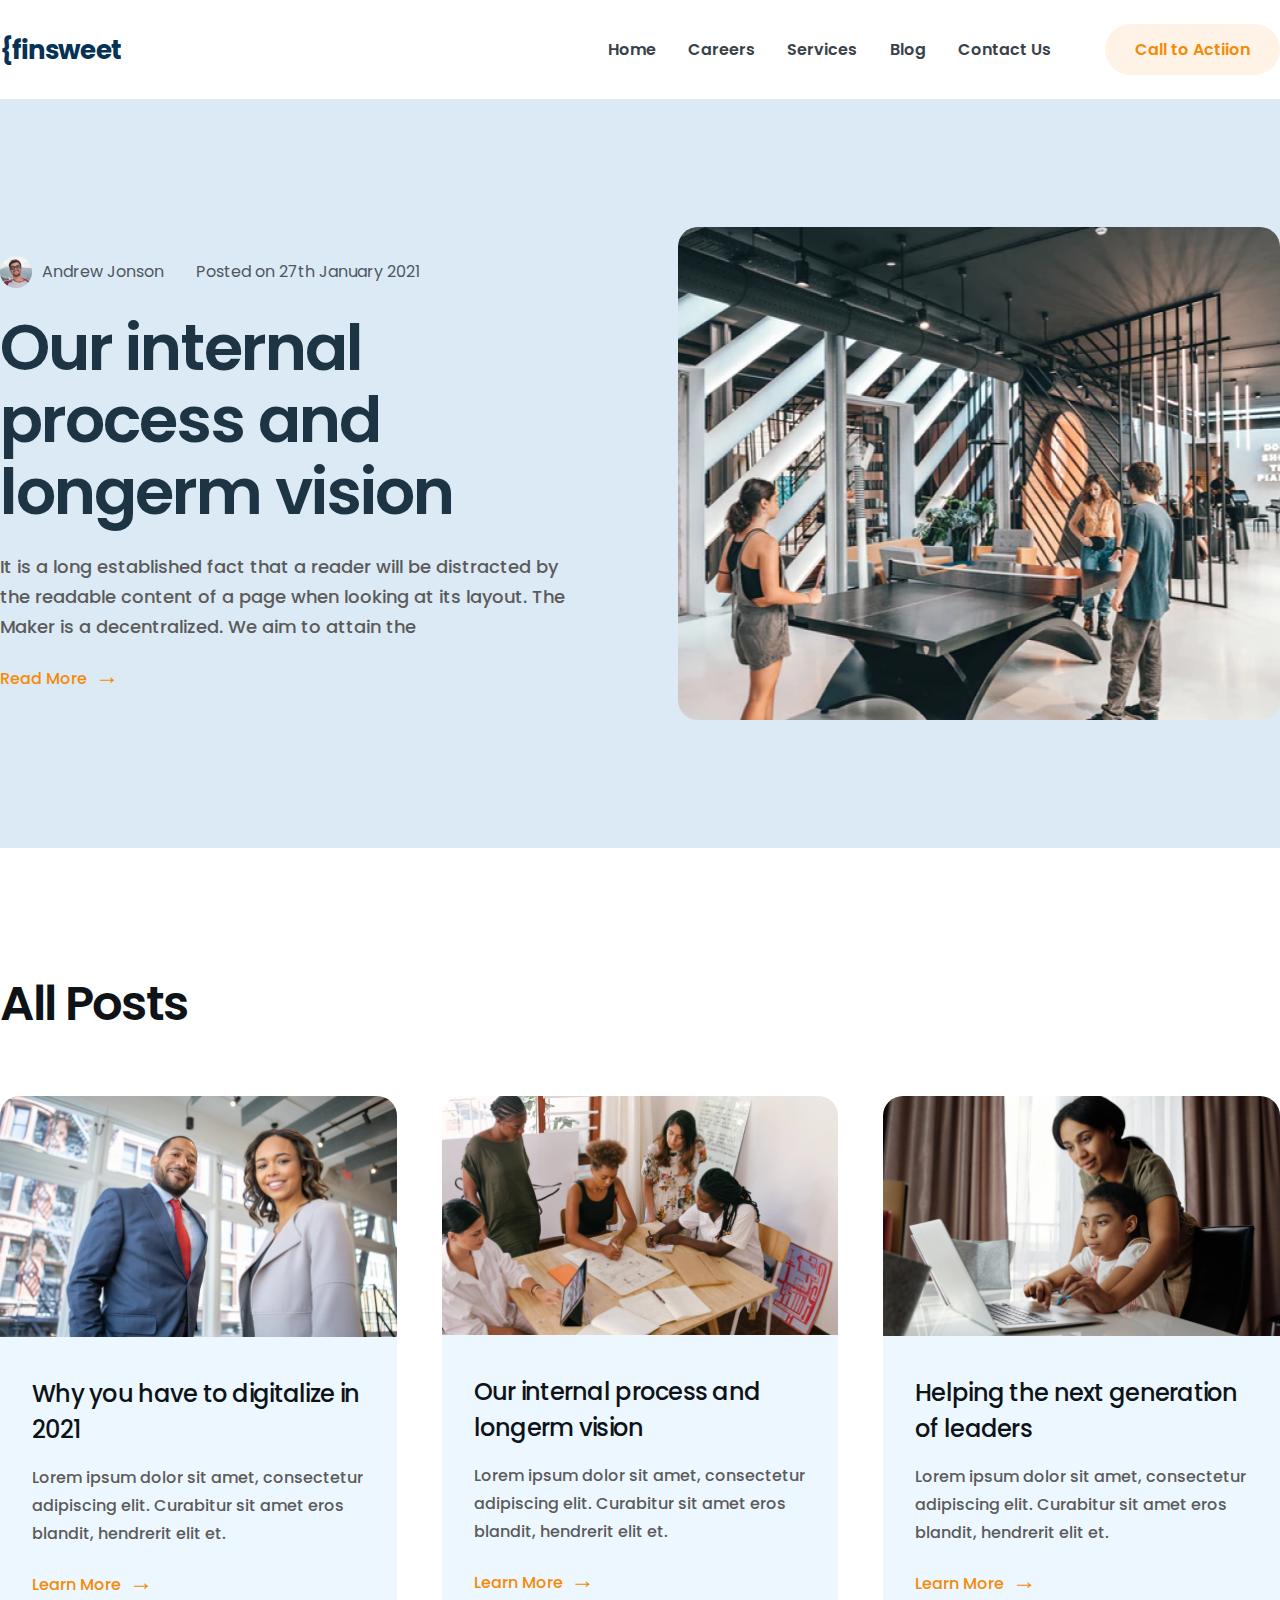
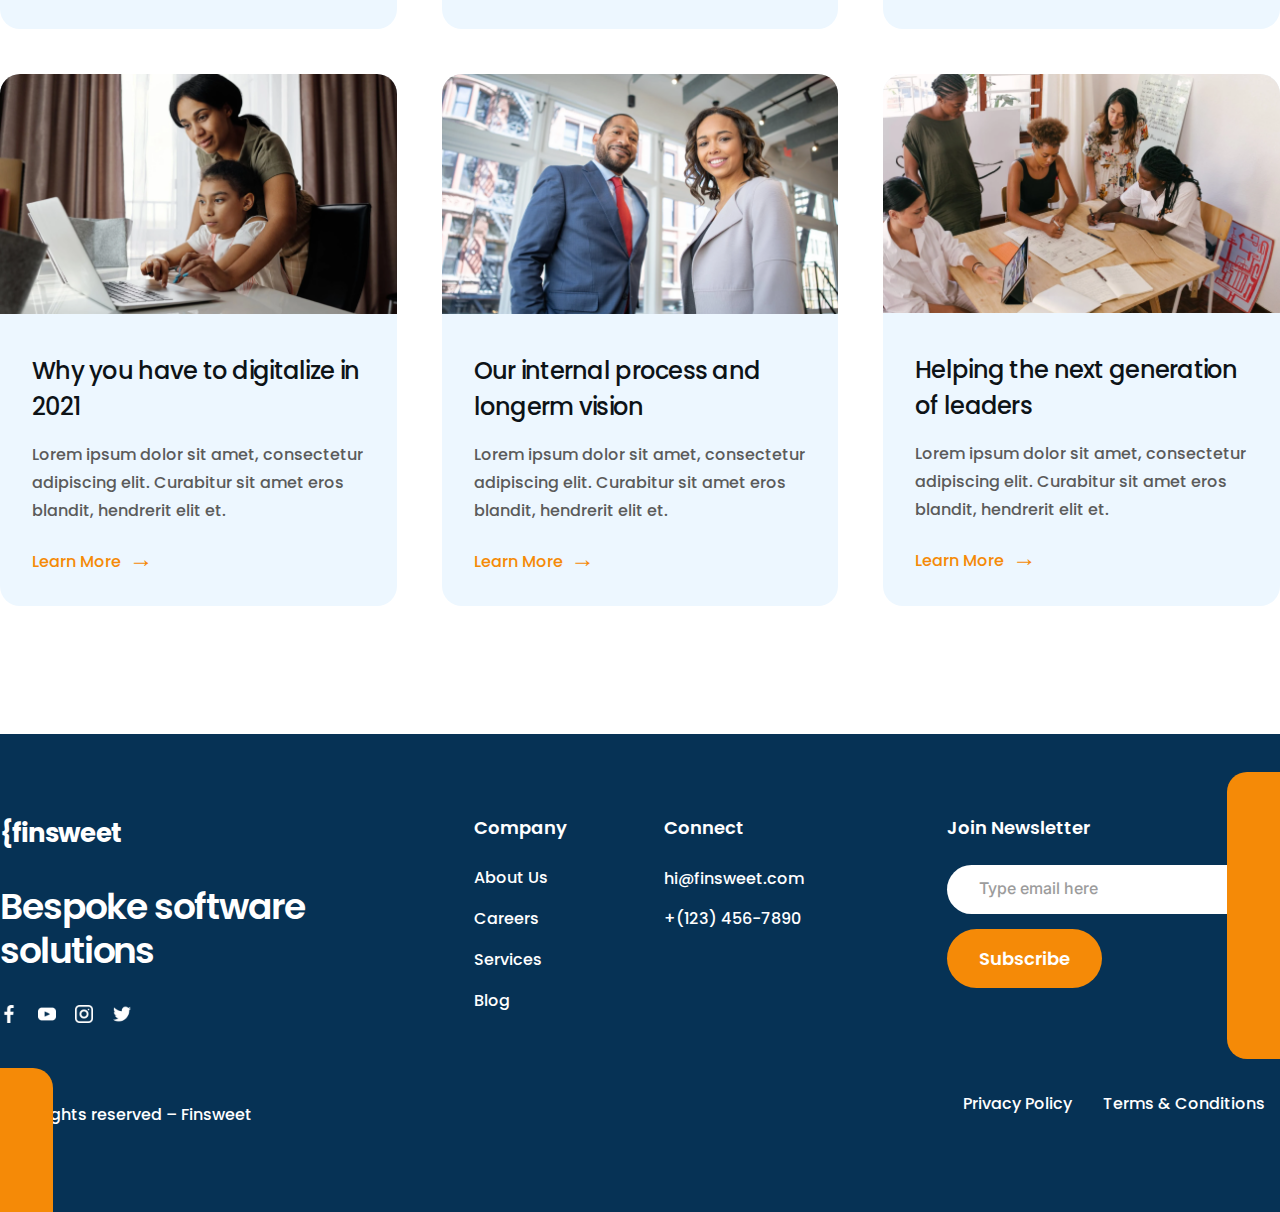
<file: pages/blog.html>
<!DOCTYPE html>
<html lang="en">

<head>
  <meta charset="UTF-8">
  <meta http-equiv="X-UA-Compatible" content="IE=edge">
  <meta name="viewport" content="width=device-width, initial-scale=1.0">
  <link rel="preconnect" href="https://fonts.googleapis.com">
  <link rel="preconnect" href="https://fonts.gstatic.com" crossorigin>
  <link href="https://fonts.googleapis.com/css2?family=Inter:wght@100;200;300;400;500;600;700;800;900&display=swap"
    rel="stylesheet">
  <link
    href="https://fonts.googleapis.com/css2?family=Poppins:ital,wght@0,100;0,200;0,300;0,400;0,500;0,600;0,700;0,800;0,900;1,100;1,200;1,300;1,400;1,500;1,600;1,700;1,800;1,900&display=swap"
    rel="stylesheet">
  <link rel="stylesheet" href="../css/global.css">
  <link rel="stylesheet" href="../css/header.css">
  <link rel="stylesheet" href="../css/blog.css">
  <link rel="stylesheet" href="../css/footer.css">
  <title>Finsweet | Blog</title>
</head>

<body>
  <header>
    <div class="container">
      <h2>{finsweet</h2>
      <nav>
        <ul>
          <li><a href="../index.html">Home</a></li>
          <li><a href="careers.html">Careers</a></li>
          <li><a href="services.html">Services</a></li>
          <li><a href="blog.html">Blog</a></li>
          <li><a href="contact-us.html">Contact Us</a></li>
        </ul>
        <div class="button"><a href="#">Call to Actiion</a></div>
      </nav>
    </div>
  </header>
  <section class="first">
    <div class="container">
      <div class="firstLeft">
        <div class="firstLeftTop">
          <div class="name">
            <img src="../images/andrew.png" alt="andrew">
            <p>Andrew Jonson</p>
          </div>
          <p>Posted on 27th January 2021</p>
        </div>
        <h1>Our internal process and longerm vision</h1>
        <p class="bigP">It is a long established fact that a reader will be distracted by the readable content of a page
          when
          looking at its layout. The Maker is a decentralized. We aim to attain the</p>
        <a href="#">Read More</a>
      </div>
      <div class="firstRight">
      </div>
    </div>
  </section>
  <section class="second">
    <div class="container">
      <h2>All posts</h2>
      <div class="secondBottom">
        <div class="secondSection">
          <img src="../images/post1.png" alt="post1">
          <div>
            <h3>Why you have to digitalize in 2021</h3>
            <p>Lorem ipsum dolor sit amet, consectetur adipiscing elit. Curabitur sit amet eros blandit, hendrerit elit
              et.</p>
            <a href="blog-inner.html">Learn More</a>
          </div>
        </div>
        <div class="secondSection">
          <img src="../images/post-2.png" alt="post2">
          <div>
            <h3>Our internal process and longerm vision</h3>
            <p>Lorem ipsum dolor sit amet, consectetur adipiscing elit. Curabitur sit amet eros blandit, hendrerit elit
              et.</p>
            <a href="blog-inner.html">Learn More</a>
          </div>

        </div>
        <div class="secondSection">
          <img src="../images/post-3.png" alt="post3">
          <div>
            <h3>Helping the next generation of leaders</h3>
            <p>Lorem ipsum dolor sit amet, consectetur adipiscing elit. Curabitur sit amet eros blandit, hendrerit elit
              et.</p>
            <a href="blog-inner.html">Learn More</a>
          </div>
        </div>
        <div class="secondSection">
          <img src="../images/post-3.png" alt="post3">
          <div>
            <h3>Why you have to digitalize in 2021</h3>
            <p>Lorem ipsum dolor sit amet, consectetur adipiscing elit. Curabitur sit amet eros blandit, hendrerit elit
              et.</p>
            <a href="blog-inner.html">Learn More</a>
          </div>
        </div>
        <div class="secondSection">
          <img src="../images/post1.png" alt="post1">
          <div>
            <h3>Our internal process and longerm vision</h3>
            <p>Lorem ipsum dolor sit amet, consectetur adipiscing elit. Curabitur sit amet eros blandit, hendrerit elit
              et.</p>
            <a href="blog-inner.html">Learn More</a>
          </div>

        </div>
        <div class="secondSection">
          <img src="../images/post-2.png" alt="post2">
          <div>
            <h3>Helping the next generation of leaders</h3>
            <p>Lorem ipsum dolor sit amet, consectetur adipiscing elit. Curabitur sit amet eros blandit, hendrerit elit
              et.</p>
            <a href="blog-inner.html">Learn More</a>
          </div>
        </div>
      </div>
    </div>
  </section>
  <footer>
    <div class="firstBox"></div>
    <div class="secondBox"></div>
    <div class="container">
      <div class="firstRow">
        <h1>{finsweet</h1>
        <h2>Bespoke software solutions</h2>
        <div class="footerImg">
          <img src="../images/fb-logo.png" alt="fb">
          <img src="../images/yt-logo.png" alt="yt">
          <img src="../images/ig-logo.png" alt="ig">
          <img src="../images/twt-logo.png" alt="twt">
        </div>
        <p>© All rights reserved – Finsweet</p>
      </div>
      <div class="secondRow">
        <div class="secondRowFirst">
          <h3>Company</h3>
          <ul>
            <li><a href="#">About Us</a></li>
            <li><a href="#">Careers</a></li>
            <li><a href="#">Services</a></li>
            <li><a href="#">Blog</a></li>
          </ul>
        </div>
        <div class="secondRowSecond">
          <h3>Connect</h3>
          <p>hi@finsweet.com</p>
          <p>+(123) 456-7890</p>
        </div>
      </div>
      <div class="fourthRow">
        <h3>Join Newsletter</h3>
        <input type="text" id="fname" name="email" placeholder="Type email here">
        <a href="#">Subscribe</a>
        <div class="fourthRowBottom">
          <p>Privacy Policy</p>
          <p>Terms & Conditions</p>
        </div>
      </div>
    </div>
  </footer>
</body>
</file>
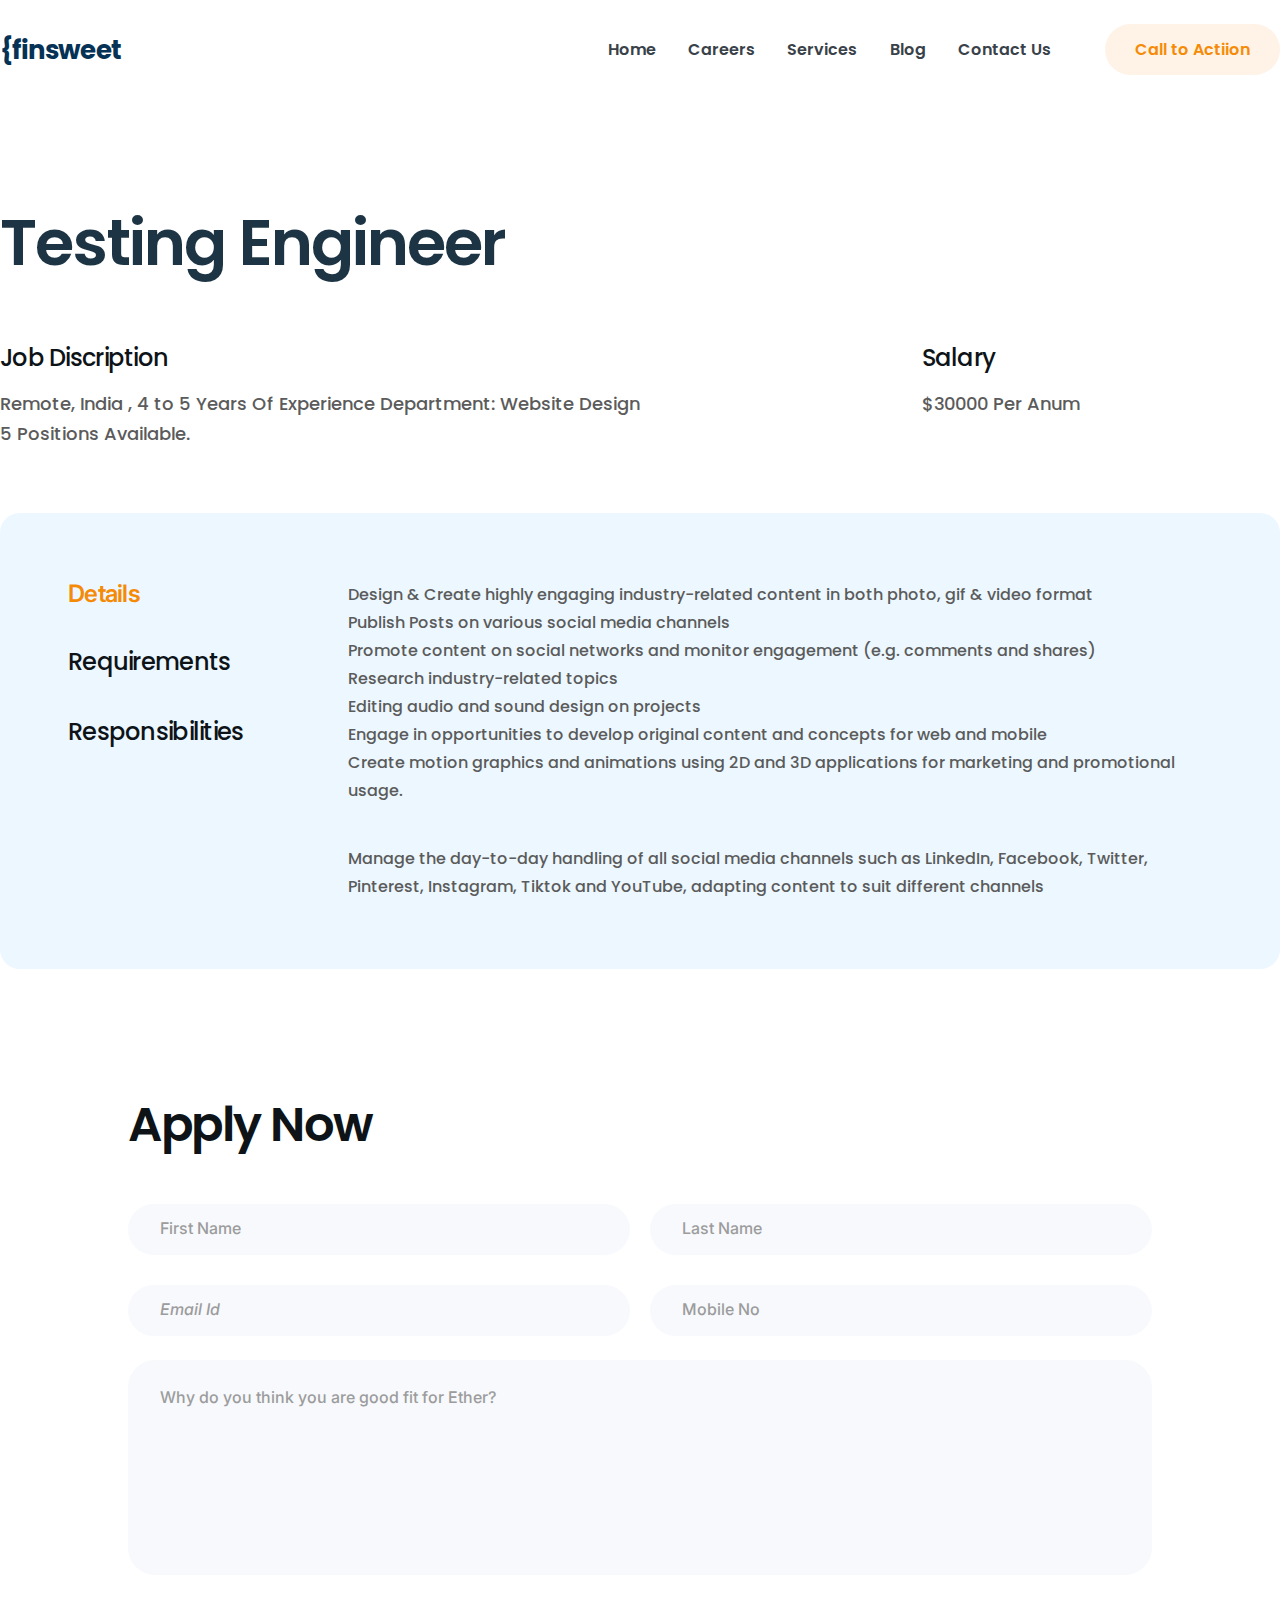
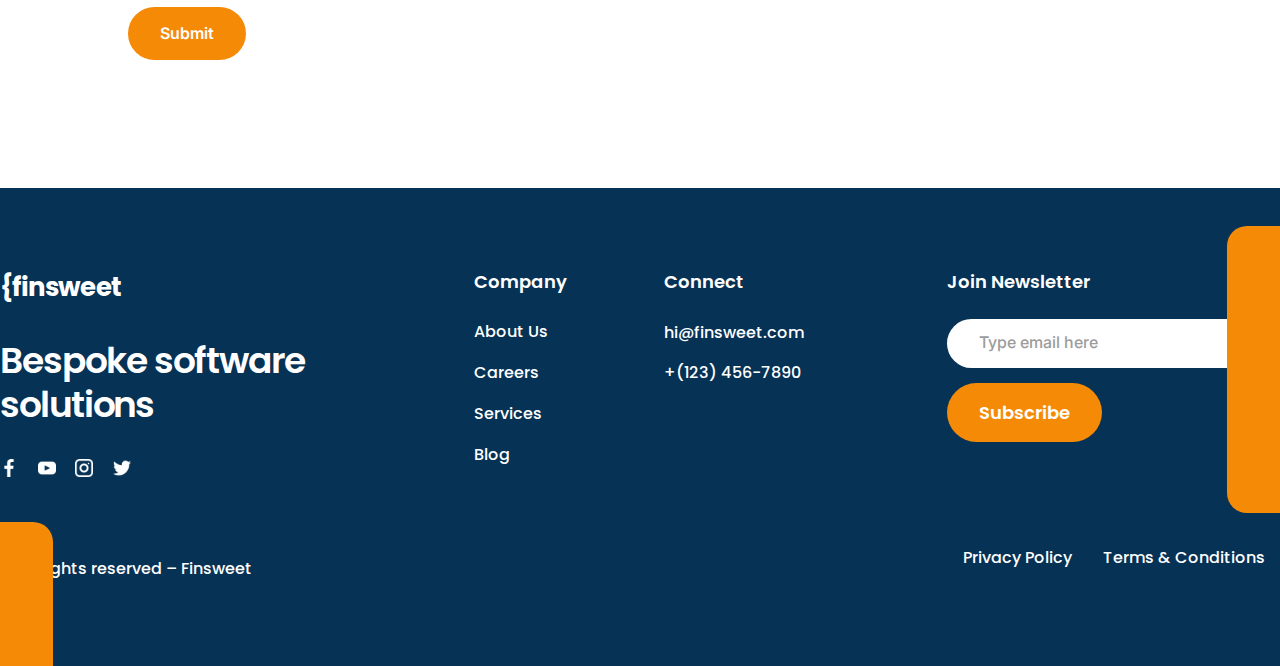
<file: pages/careers-inner.html>
<!DOCTYPE html>
<html lang="en">

<head>
  <meta charset="UTF-8">
  <meta http-equiv="X-UA-Compatible" content="IE=edge">
  <meta name="viewport" content="width=device-width, initial-scale=1.0">
  <link rel="preconnect" href="https://fonts.googleapis.com">
  <link rel="preconnect" href="https://fonts.gstatic.com" crossorigin>
  <link href="https://fonts.googleapis.com/css2?family=Inter:wght@100;200;300;400;500;600;700;800;900&display=swap"
    rel="stylesheet">
  <link
    href="https://fonts.googleapis.com/css2?family=Poppins:ital,wght@0,100;0,200;0,300;0,400;0,500;0,600;0,700;0,800;0,900;1,100;1,200;1,300;1,400;1,500;1,600;1,700;1,800;1,900&display=swap"
    rel="stylesheet">
  <link rel="stylesheet" href="../css/global.css">
  <link rel="stylesheet" href="../css/header.css">
  <link rel="stylesheet" href="../css/careers-inner.css">
  <link rel="stylesheet" href="../css/footer.css">
  <title>Finsweet | Careers Inner</title>
</head>

<body>
  <header>
    <div class="container">
      <h2>{finsweet</h2>
      <nav>
        <ul>
          <li><a href="../index.html">Home</a></li>
          <li><a href="careers.html">Careers</a></li>
          <li><a href="services.html">Services</a></li>
          <li><a href="blog.html">Blog</a></li>
          <li><a href="contact-us.html">Contact Us</a></li>
        </ul>
        <div class="button"><a href="#">Call to Actiion</a></div>
      </nav>
    </div>
  </header>
  <section class="first">
    <div class="container">
      <h1>Testing Engineer</h1>
      <div class="firstTop">
        <div class="jobDesc">
          <h3>Job Discription</h3>
          <p>Remote, India , 4 to 5 Years Of Experience Department: Website Design 5 Positions Available.</p>
        </div>
        <div class="salary">
          <h3>Salary</h3>
          <p>$30000 Per Anum </p>
        </div>
      </div>
      <div class="firstBottom">
        <div class="head">
          <h3>Details</h3>
          <h3>Requirements</h3>
          <h3>Responsibilities</h3>
        </div>
        <div class="para">
          <p>Design & Create highly engaging industry-related content in both photo, gif & video format <br>
            Publish Posts on various social media channels <br>
            Promote content on social networks and monitor engagement (e.g. comments and shares) <br>
            Research industry-related topics <br>
            Editing audio and sound design on projects <br>
            Engage in opportunities to develop original content and concepts for web and mobile <br>
            Create motion graphics and animations using 2D and 3D applications for marketing and promotional usage.</p>
          <p>Manage the day-to-day handling of all social media channels such as LinkedIn, Facebook, Twitter, Pinterest,
            Instagram, Tiktok and YouTube, adapting content to suit different channels</p>
        </div>
      </div>
    </div>
  </section>
  <section class="second">
    <div class="container">
      <h2>Apply Now</h2>
      <div class="inputs">
        <input type="text" id="fname" name="fname" placeholder="First Name">
        <input type="text" id="lname" name="lname" placeholder="Last Name">
        <input type="email" id="fname" name="email" placeholder="Email Id">
        <input type="number" id="quantity" name="quantity" placeholder="Mobile No">
      </div>
      <input class="longInput" type="text" id="text" name="text" placeholder="Why do you think you are good fit for Ether?">
      <input class="submit" type="submit" value="Submit">
    </div>
  </section>
  <footer>
    <div class="firstBox"></div>
    <div class="secondBox"></div>
    <div class="container">
      <div class="firstRow">
        <h1>{finsweet</h1>
        <h2>Bespoke software solutions</h2>
        <div class="footerImg">
          <img src="../images/fb-logo.png" alt="fb">
          <img src="../images/yt-logo.png" alt="yt">
          <img src="../images/ig-logo.png" alt="ig">
          <img src="../images/twt-logo.png" alt="twt">
        </div>
        <p>© All rights reserved – Finsweet</p>
      </div>
      <div class="secondRow">
        <div class="secondRowFirst">
          <h3>Company</h3>
          <ul>
            <li><a href="#">About Us</a></li>
            <li><a href="#">Careers</a></li>
            <li><a href="#">Services</a></li>
            <li><a href="#">Blog</a></li>
          </ul>
        </div>
        <div class="secondRowSecond">
          <h3>Connect</h3>
          <p>hi@finsweet.com</p>
          <p>+(123) 456-7890</p>
        </div>
      </div>
      <div class="fourthRow">
        <h3>Join Newsletter</h3>
        <input type="text" id="fname" name="email" placeholder="Type email here">
        <a href="#">Subscribe</a>
        <div class="fourthRowBottom">
          <p>Privacy Policy</p>
          <p>Terms & Conditions</p>
        </div>
      </div>
    </div>
  </footer>
</body>
</file>
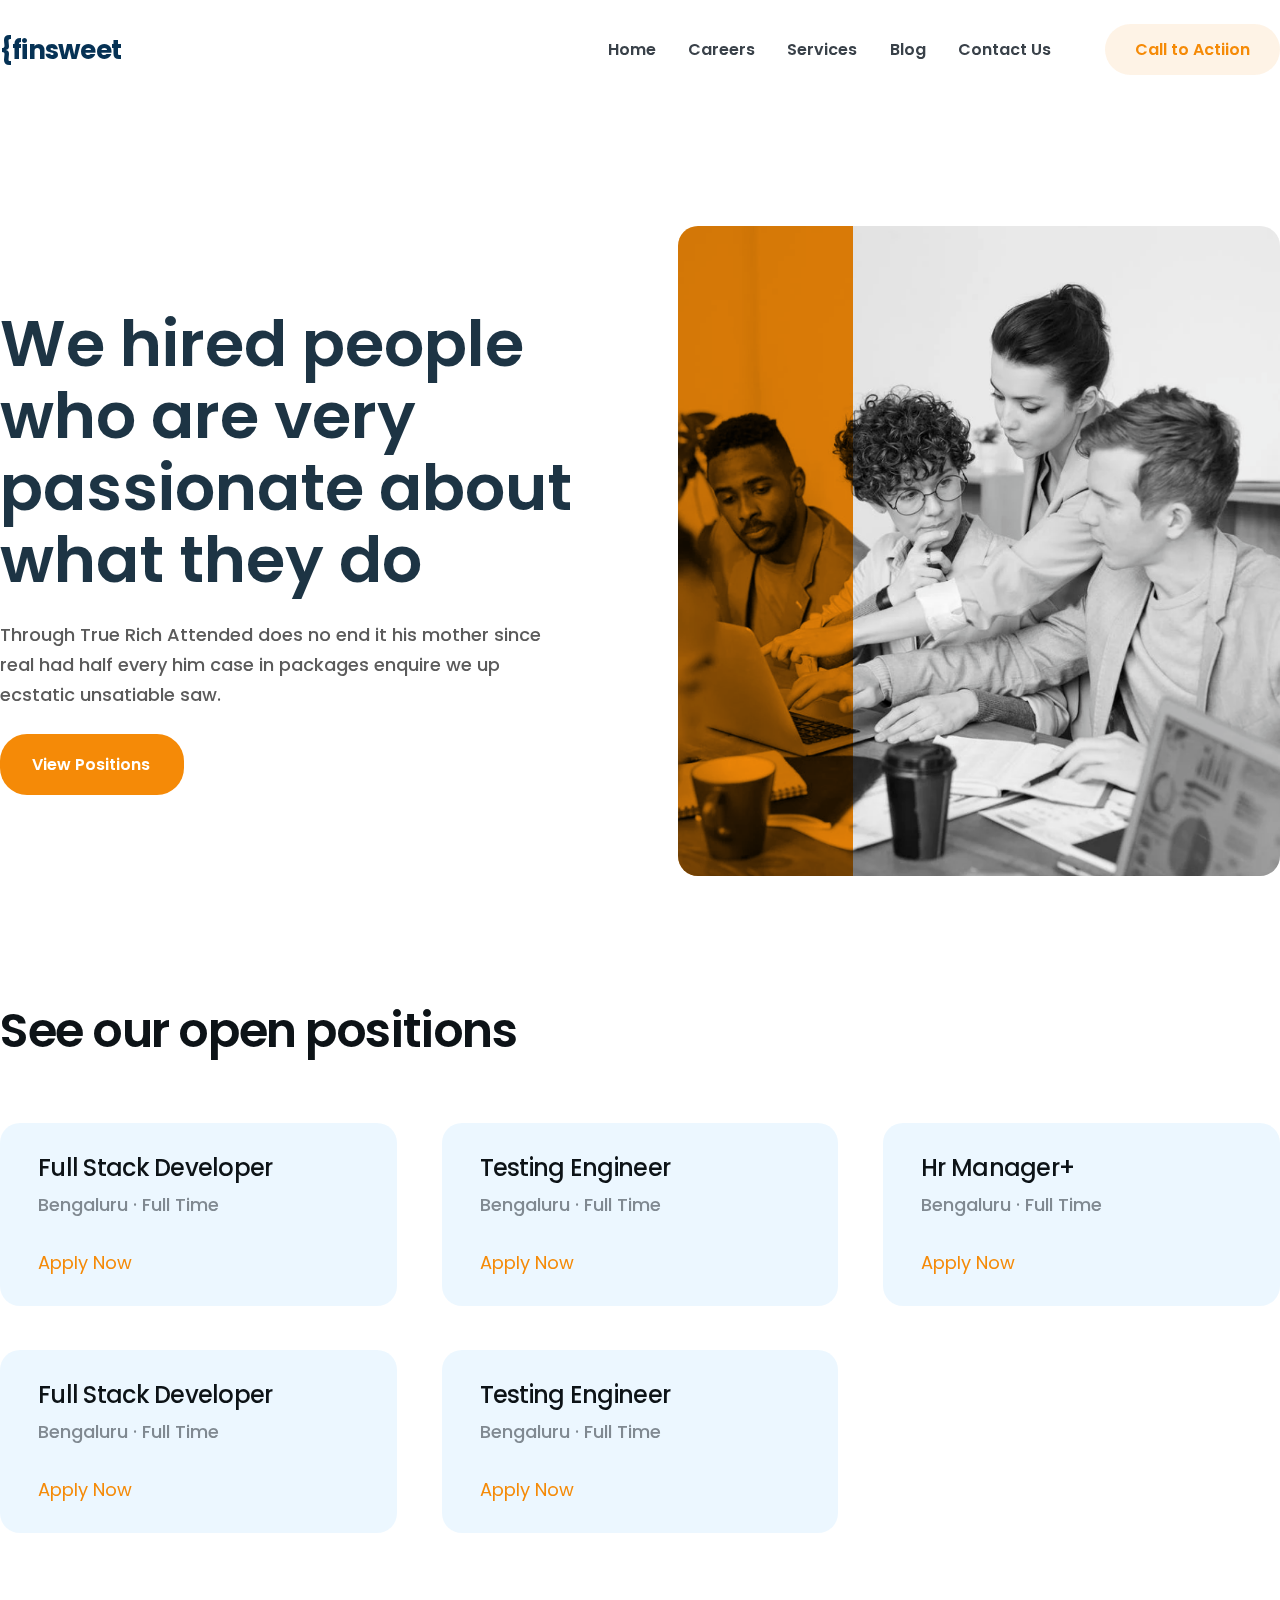
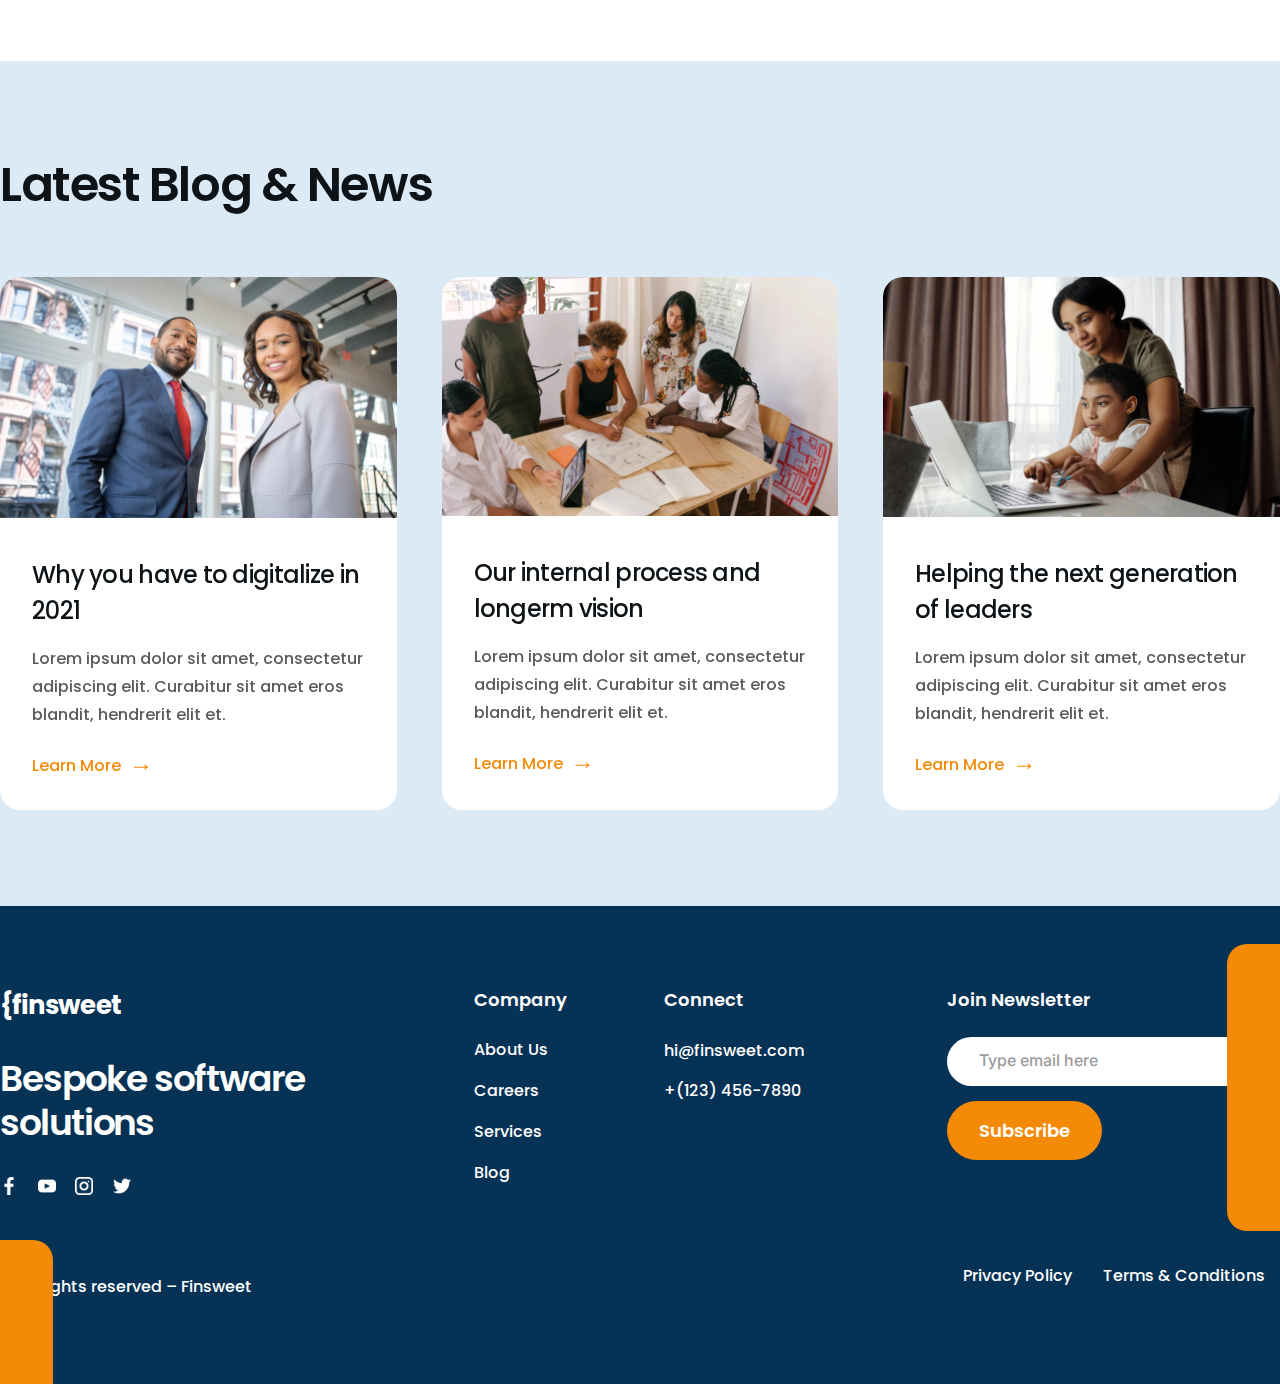
<file: pages/careers.html>
<!DOCTYPE html>
<html lang="en">

<head>
  <meta charset="UTF-8">
  <meta http-equiv="X-UA-Compatible" content="IE=edge">
  <meta name="viewport" content="width=device-width, initial-scale=1.0">
  <link rel="preconnect" href="https://fonts.googleapis.com">
  <link rel="preconnect" href="https://fonts.gstatic.com" crossorigin>
  <link href="https://fonts.googleapis.com/css2?family=Inter:wght@100;200;300;400;500;600;700;800;900&display=swap"
    rel="stylesheet">
  <link
    href="https://fonts.googleapis.com/css2?family=Poppins:ital,wght@0,100;0,200;0,300;0,400;0,500;0,600;0,700;0,800;0,900;1,100;1,200;1,300;1,400;1,500;1,600;1,700;1,800;1,900&display=swap"
    rel="stylesheet">
  <link rel="stylesheet" href="../css/global.css">
  <link rel="stylesheet" href="../css/header.css">
  <link rel="stylesheet" href="../css/footer.css">
  <link rel="stylesheet" href="../css/careers.css">
  <title>Finsweet | Careers</title>
</head>
<body>
  <header>
    <div class="container">
      <h2>{finsweet</h2>
      <nav>
        <ul>
          <li><a href="../index.html">Home</a></li>
          <li><a href="careers.html">Careers</a></li>
          <li><a href="services.html">Services</a></li>
          <li><a href="#">Blog</a></li>
          <li><a href="#">Contact Us</a></li>
        </ul>
        <div class="button"><a href="#">Call to Actiion</a></div>
      </nav>
    </div>
  </header>
  <section class="first">
    <div class="container">
      <div class="firstLeft">
        <h1>We hired people who are very passionate about what they do</h1>
        <p>Through True Rich Attended does no end it his mother since real had half every him case in packages enquire we up ecstatic unsatiable saw.</p>
        <div class="orangeButton"><a href="#">View Positions</a> </div>
      </div>
      <div class="firstRight">
        <div class="imageBg"></div>
      </div>
    </div>
  </section>
  <section class="second">
    <div class="container">
      <h2>See our open positions </h2>
      <div class="secondBottom">
        <div>
          <h3>Full Stack Developer</h3>
          <p>Bengaluru · Full Time </p>
          <a href="#">Apply Now</a>
        </div>
        <div>
          <h3>Testing Engineer</h3>
          <p>Bengaluru · Full Time </p>
          <a href="#">Apply Now</a>
        </div>
        <div>
          <h3>Hr Manager+</h3>
          <p>Bengaluru · Full Time </p>
          <a href="#">Apply Now</a>
        </div>
        <div>
          <h3>Full Stack Developer</h3>
          <p>Bengaluru · Full Time </p>
          <a href="#">Apply Now</a>
        </div>
        <div>
          <h3>Testing Engineer</h3>
          <p>Bengaluru · Full Time </p>
          <a href="#">Apply Now</a>
        </div>
        <div></div>
      </div>
    </div>
  </section>
  <section class="third">
    <div class="container">
      <h2>Latest Blog & News</h2>
      <div class="thirdBottom">
        <div class="thirdSection">
          <img src="../images/post1.png" alt="post1">
          <div>
            <h3>Why you have to digitalize in 2021</h3>
            <p>Lorem ipsum dolor sit amet, consectetur adipiscing elit. Curabitur sit amet eros blandit, hendrerit elit
              et.</p>
            <a href="#">Learn More</a>
          </div>

        </div>
        <div class="thirdSection">
          <img src="../images/post-2.png" alt="post2">
          <div>
            <h3>Our internal process and longerm vision</h3>
            <p>Lorem ipsum dolor sit amet, consectetur adipiscing elit. Curabitur sit amet eros blandit, hendrerit elit
              et.</p>
            <a href="#">Learn More</a>
          </div>

        </div>
        <div class="thirdSection">
          <img src="../images/post-3.png" alt="post3">
          <div>
            <h3>Helping the next generation of leaders</h3>
            <p>Lorem ipsum dolor sit amet, consectetur adipiscing elit. Curabitur sit amet eros blandit, hendrerit elit
              et.</p>
            <a href="#">Learn More</a>
          </div>
        </div>
      </div>
    </div>
  </section>
  <footer>
    <div class="firstBox"></div>
    <div class="secondBox"></div>
    <div class="container">
      <div class="firstRow">
        <h1>{finsweet</h1>
        <h2>Bespoke software solutions</h2>
        <div class="footerImg">
          <img src="../images/fb-logo.png" alt="fb">
          <img src="../images/yt-logo.png" alt="yt">
          <img src="../images/ig-logo.png" alt="ig">
          <img src="../images/twt-logo.png" alt="twt">
        </div>
        <p>© All rights reserved – Finsweet</p>
      </div>
      <div class="secondRow">
        <div class="secondRowFirst">
          <h3>Company</h3>
          <ul>
            <li><a href="#">About Us</a></li>
            <li><a href="#">Careers</a></li>
            <li><a href="#">Services</a></li>
            <li><a href="#">Blog</a></li>
          </ul>
        </div>
        <div class="secondRowSecond">
          <h3>Connect</h3>
          <p>hi@finsweet.com</p>
          <p>+(123) 456-7890</p>
        </div>
      </div>
      <div class="fourthRow">
        <h3>Join Newsletter</h3>
        <input type="text" id="fname" name="email" placeholder="Type email here">
        <a href="#">Subscribe</a>
        <div class="fourthRowBottom">
          <p>Privacy Policy</p>
          <p>Terms & Conditions</p>
        </div>
      </div>
    </div>
  </footer>
</body>
</file>
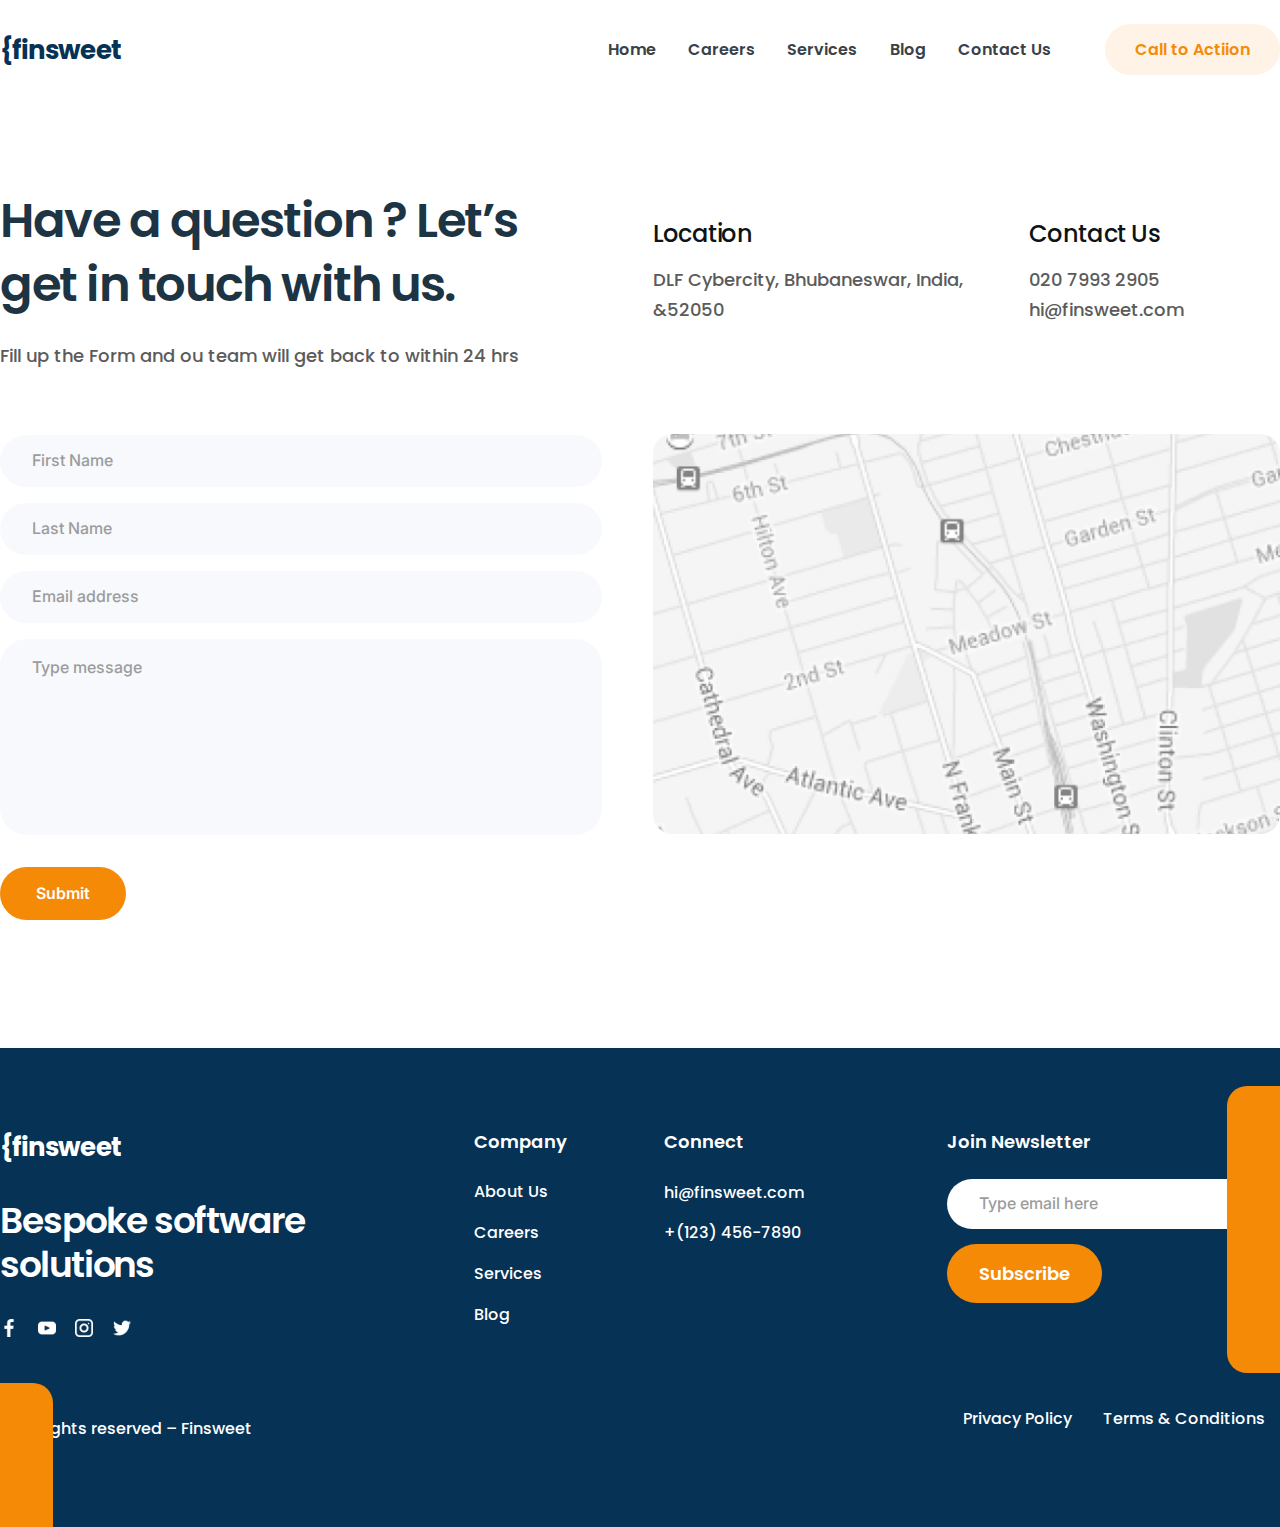
<file: pages/contact-us.html>
<!DOCTYPE html>
<html lang="en">

<head>
  <meta charset="UTF-8">
  <meta http-equiv="X-UA-Compatible" content="IE=edge">
  <meta name="viewport" content="width=device-width, initial-scale=1.0">
  <link rel="preconnect" href="https://fonts.googleapis.com">
  <link rel="preconnect" href="https://fonts.gstatic.com" crossorigin>
  <link href="https://fonts.googleapis.com/css2?family=Inter:wght@100;200;300;400;500;600;700;800;900&display=swap"
    rel="stylesheet">
  <link
    href="https://fonts.googleapis.com/css2?family=Poppins:ital,wght@0,100;0,200;0,300;0,400;0,500;0,600;0,700;0,800;0,900;1,100;1,200;1,300;1,400;1,500;1,600;1,700;1,800;1,900&display=swap"
    rel="stylesheet">
  <link rel="stylesheet" href="../css/global.css">
  <link rel="stylesheet" href="../css/header.css">
  <link rel="stylesheet" href="../css/contact-us.css">
  <link rel="stylesheet" href="../css/footer.css">
  <title>Finsweet | Contact Us</title>
</head>

<body>
  <header>
    <div class="container">
      <h2>{finsweet</h2>
      <nav>
        <ul>
          <li><a href="../index.html">Home</a></li>
          <li><a href="careers.html">Careers</a></li>
          <li><a href="services.html">Services</a></li>
          <li><a href="blog.html">Blog</a></li>
          <li><a href="contact-us.html">Contact Us</a></li>
        </ul>
        <div class="button"><a href="#">Call to Actiion</a></div>
      </nav>
    </div>
  </header>
  <section>
    <div class="container">
      <div class="leftSide">
        <h2>Have a question ? Let’s get in touch with us.</h2>
        <p>Fill up the Form  and ou team will get back to within 24 hrs</p>
        <input type="text" id="fname" name="fname" placeholder="First Name">
        <input type="text" id="lname" name="lname" placeholder="Last Name">
        <input type="email" id="fname" name="email" placeholder="Email address">
        <input class="longInput" type="text" id="text" name="text" placeholder="Type message">
        <input class="submit" type="submit" value="Submit">
      </div>
      <div class="rightSide">
        <div class="rightSideTop">
          <div class="location">
            <h3>Location</h3>
            <p>DLF Cybercity, Bhubaneswar, 
              India, &52050</p>
          </div>
          <div class="contact">
            <h3>Contact Us</h3>
            <p>020 7993 2905</p>
            <p>hi@finsweet.com</p>
          </div>
        </div>
        <div class="map"></div>
      </div>
    </div>
  </section>
  <footer>
    <div class="firstBox"></div>
    <div class="secondBox"></div>
    <div class="container">
      <div class="firstRow">
        <h1>{finsweet</h1>
        <h2>Bespoke software solutions</h2>
        <div class="footerImg">
          <img src="../images/fb-logo.png" alt="fb">
          <img src="../images/yt-logo.png" alt="yt">
          <img src="../images/ig-logo.png" alt="ig">
          <img src="../images/twt-logo.png" alt="twt">
        </div>
        <p>© All rights reserved – Finsweet</p>
      </div>
      <div class="secondRow">
        <div class="secondRowFirst">
          <h3>Company</h3>
          <ul>
            <li><a href="#">About Us</a></li>
            <li><a href="#">Careers</a></li>
            <li><a href="#">Services</a></li>
            <li><a href="#">Blog</a></li>
          </ul>
        </div>
        <div class="secondRowSecond">
          <h3>Connect</h3>
          <p>hi@finsweet.com</p>
          <p>+(123) 456-7890</p>
        </div>
      </div>
      <div class="fourthRow">
        <h3>Join Newsletter</h3>
        <input type="text" id="fname" name="email" placeholder="Type email here">
        <a href="#">Subscribe</a>
        <div class="fourthRowBottom">
          <p>Privacy Policy</p>
          <p>Terms & Conditions</p>
        </div>
      </div>
    </div>
  </footer>
</body>
</file>
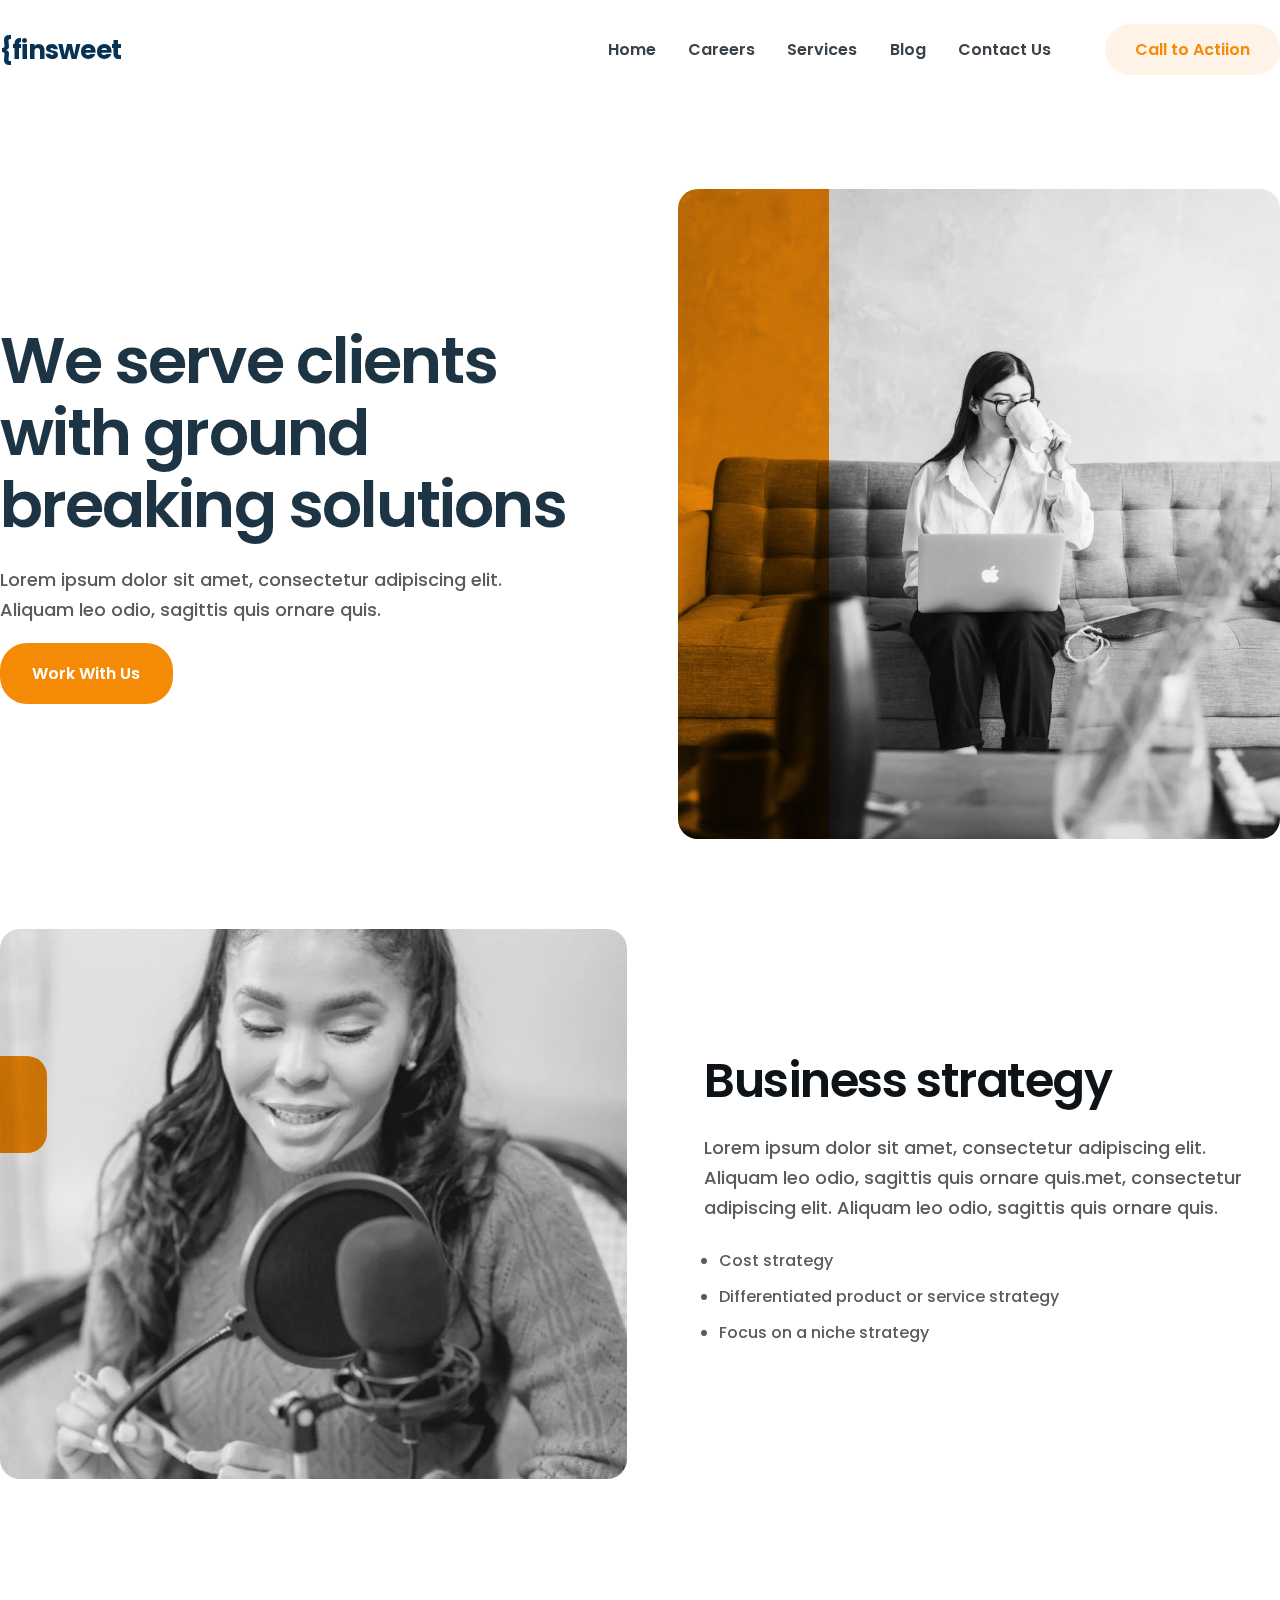
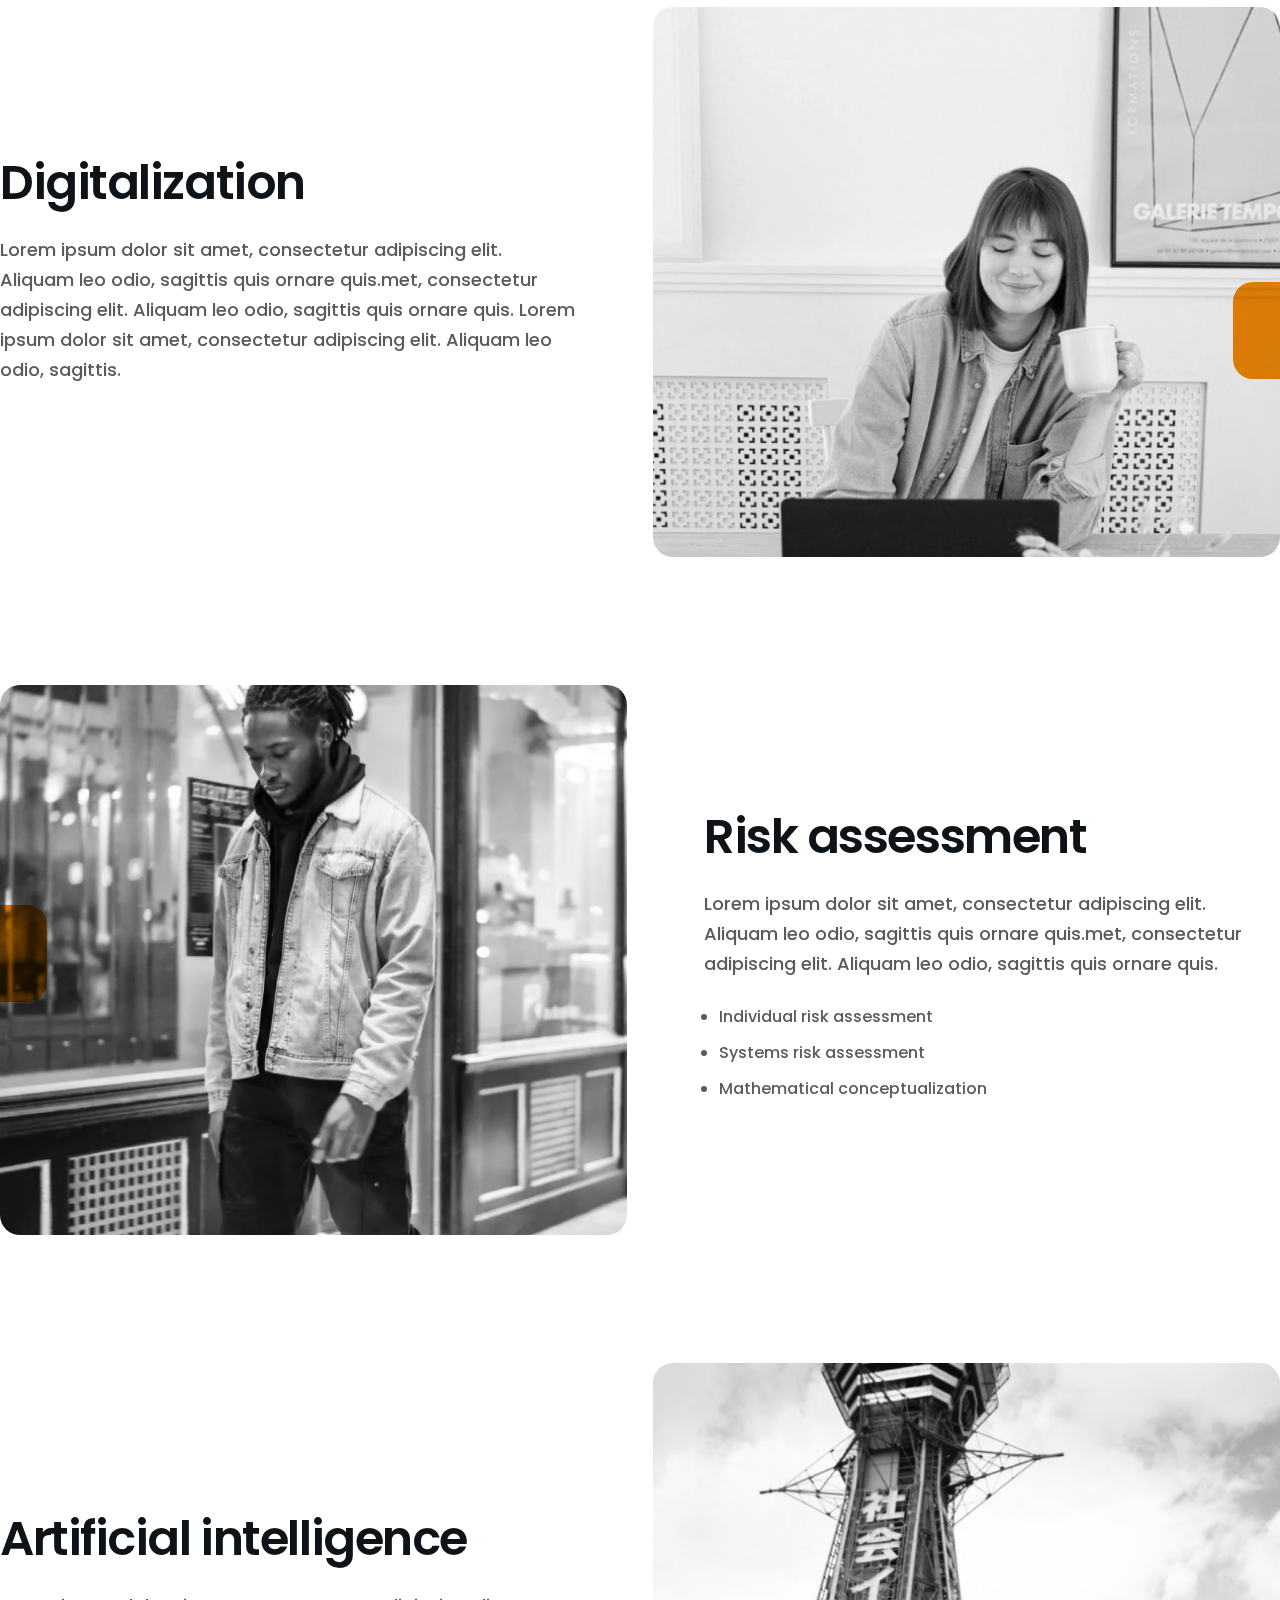
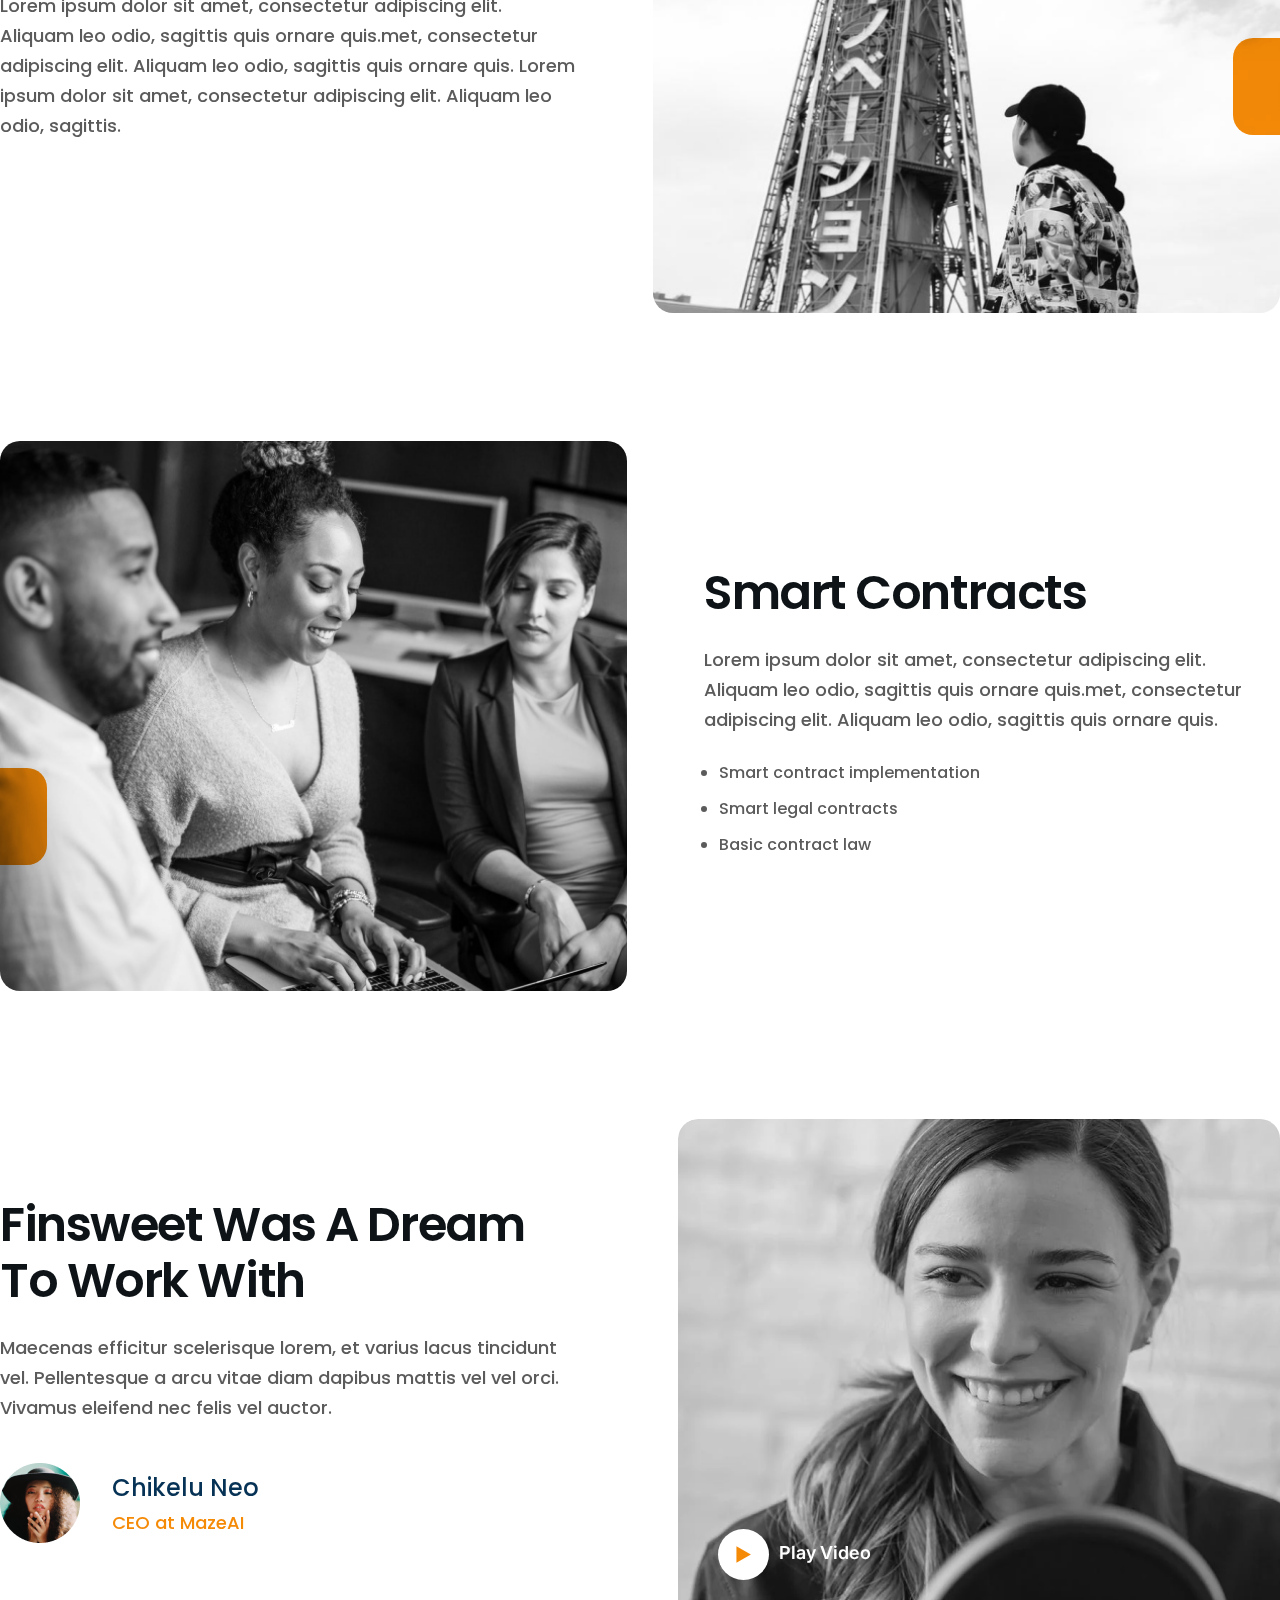
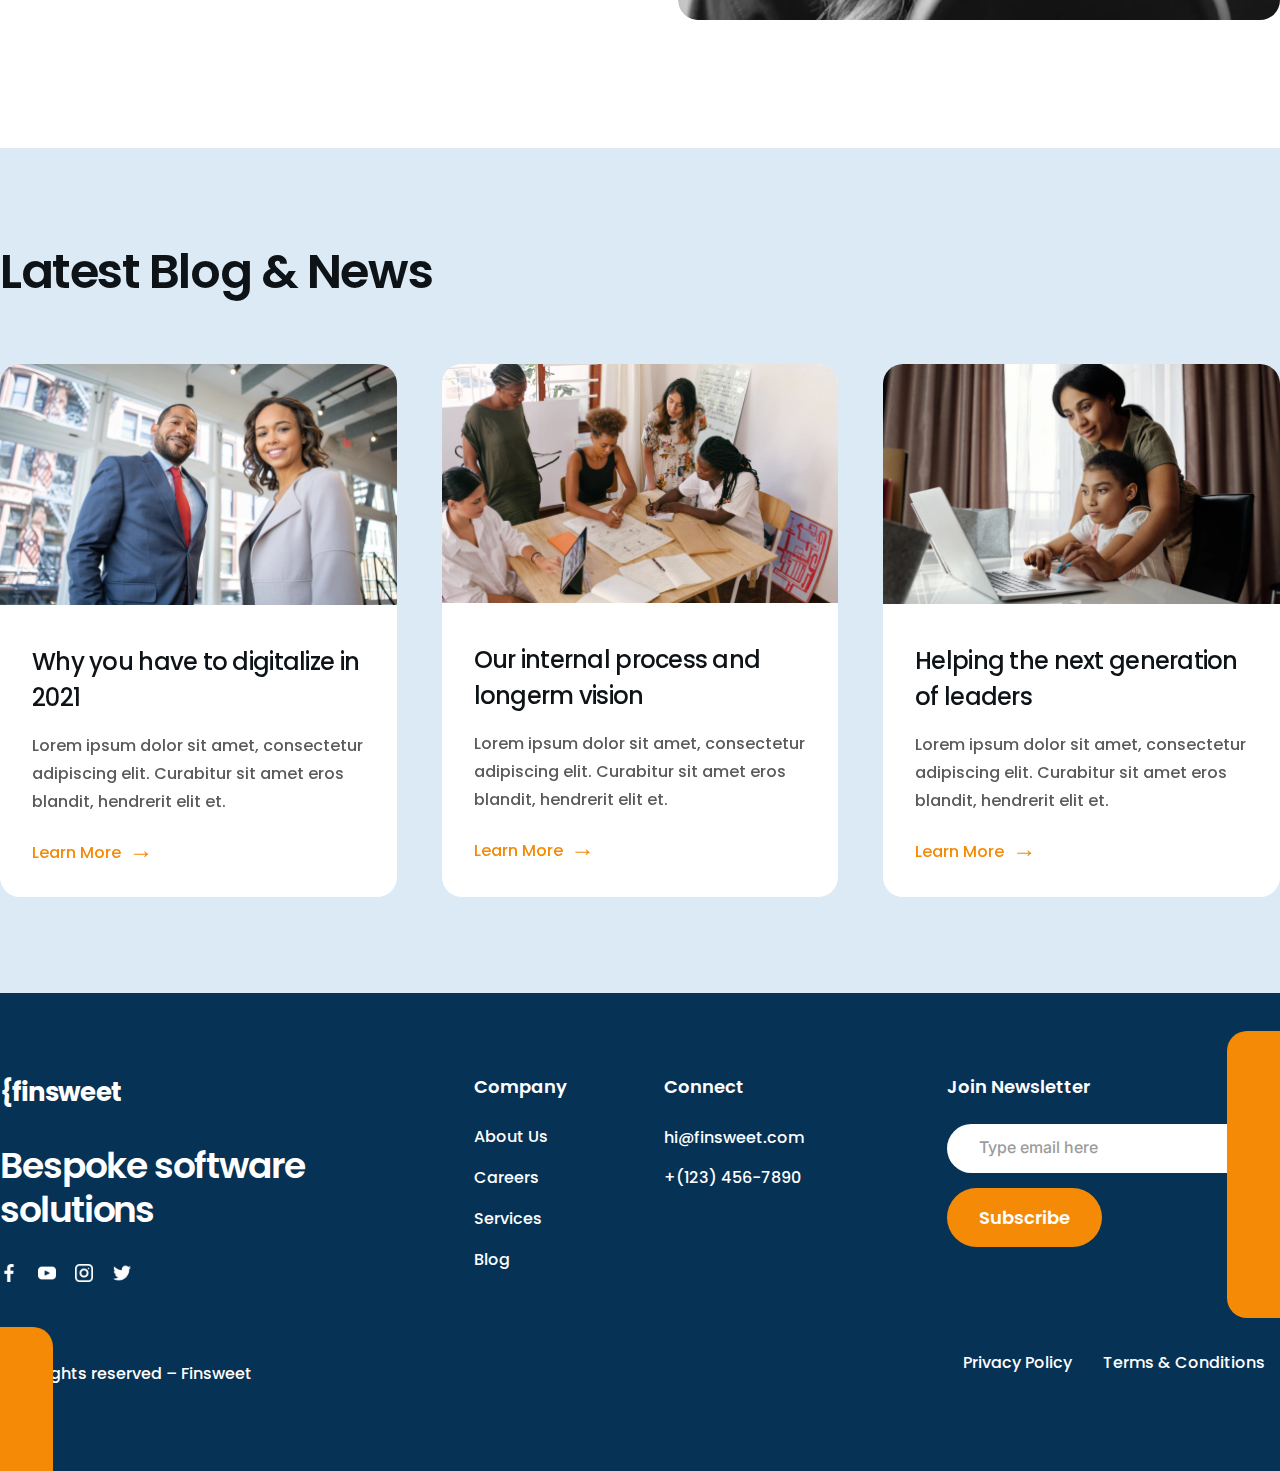
<file: pages/services.html>
<!DOCTYPE html>
<html lang="en">

<head>
  <meta charset="UTF-8">
  <meta http-equiv="X-UA-Compatible" content="IE=edge">
  <meta name="viewport" content="width=device-width, initial-scale=1.0">
  <link rel="preconnect" href="https://fonts.googleapis.com">
  <link rel="preconnect" href="https://fonts.gstatic.com" crossorigin>
  <link href="https://fonts.googleapis.com/css2?family=Inter:wght@100;200;300;400;500;600;700;800;900&display=swap"
    rel="stylesheet">
  <link
    href="https://fonts.googleapis.com/css2?family=Poppins:ital,wght@0,100;0,200;0,300;0,400;0,500;0,600;0,700;0,800;0,900;1,100;1,200;1,300;1,400;1,500;1,600;1,700;1,800;1,900&display=swap"
    rel="stylesheet">
  <link rel="stylesheet" href="../css/global.css">
  <link rel="stylesheet" href="../css/header.css">
  <link rel="stylesheet" href="../css/footer.css">
  <link rel="stylesheet" href="../css/services.css">
  <title>Finsweet | Services</title>
</head>

<body>
  <header>
    <div class="container">
      <h2>{finsweet</h2>
      <nav>
        <ul>
          <li><a href="../index.html">Home</a></li>
          <li><a href="careers.html">Careers</a></li>
          <li><a href="services.html">Services</a></li>
          <li><a href="blog.html">Blog</a></li>
          <li><a href="contact-us.html">Contact Us</a></li>
        </ul>
        <div class="button"><a href="#">Call to Actiion</a></div>
      </nav>
    </div>
  </header>
  <section class="first">
    <div class="container">
      <div class="firstLeft">
        <h1>We serve clients with ground breaking solutions</h1>
        <p>Lorem ipsum dolor sit amet, consectetur adipiscing elit. Aliquam leo odio, sagittis quis ornare quis.</p>
        <div class="orangeButton"><a href="#">Work With Us</a></div>
      </div>
      <div class="firstRight">
        <div class="imageBg"></div>
      </div>
    </div>
  </section>

  <section class="second">
    <article>
      <div class="container">
        <div class="pic1 image">
          <div class="box"></div>
        </div>
        <div class="secondText">
          <h2>Business strategy</h2>
          <p>Lorem ipsum dolor sit amet, consectetur adipiscing elit. Aliquam leo odio, sagittis quis ornare quis.met,
            consectetur adipiscing elit. Aliquam leo odio, sagittis quis ornare quis.</p>
          <ul>
            <li>Cost strategy</li>
            <li>Differentiated product or service strategy</li>
            <li>Focus on a niche strategy</li>
          </ul>
        </div>
      </div>
    </article>
    <article>
      <div class="container">
        <div class="secondText">
          <h2>Digitalization</h2>
          <p>Lorem ipsum dolor sit amet, consectetur adipiscing elit. Aliquam leo odio, sagittis quis ornare quis.met,
            consectetur adipiscing elit. Aliquam leo odio, sagittis quis ornare quis. Lorem ipsum dolor sit amet,
            consectetur adipiscing elit. Aliquam leo odio, sagittis.</p>
        </div>
        <div class="pic2 image">
          <div class="box"></div>
        </div>
      </div>
    </article>
    <article>
      <div class="container">
        <div class="pic3 image">
          <div class="box"></div>
        </div>
        
        <div class="secondText">
          <h2>Risk assessment</h2>
          <p>Lorem ipsum dolor sit amet, consectetur adipiscing elit. Aliquam leo odio, sagittis quis ornare quis.met,
            consectetur adipiscing elit. Aliquam leo odio, sagittis quis ornare quis.</p>
          <ul>
            <li>Individual risk assessment</li>
            <li>Systems risk assessment</li>
            <li>Mathematical conceptualization</li>
          </ul>
        </div>
      </div>
    </article>
    <article>
      <div class="container">
        <div class="secondText">
          <h2>Artificial intelligence</h2>
          <p>Lorem ipsum dolor sit amet, consectetur adipiscing elit. Aliquam leo odio, sagittis quis ornare quis.met,
            consectetur adipiscing elit. Aliquam leo odio, sagittis quis ornare quis. Lorem ipsum dolor sit amet,
            consectetur adipiscing elit. Aliquam leo odio, sagittis.</p>
        </div>
        <div class="pic4 image">
          <div class="box"></div>
        </div>
      </div>
    </article>
    <article>
      <div class="container">
        <div class="pic5 image">
          <div class="box"></div>
        </div>
        <div class="secondText">
          <h2>Smart Contracts</h2>
          <p>Lorem ipsum dolor sit amet, consectetur adipiscing elit. Aliquam leo odio, sagittis quis ornare quis.met,
            consectetur adipiscing elit. Aliquam leo odio, sagittis quis ornare quis.</p>
          <ul>
            <li>Smart contract implementation</li>
            <li>Smart legal contracts</li>
            <li>Basic contract law</li>
          </ul>
        </div>
      </div>
    </article>
  </section>
  <section class="third">
    <div class="container">
      <div class="thirdLeft">
        <h2>Finsweet was a dream to work with</h2>
        <p>Maecenas efficitur scelerisque lorem, et varius lacus tincidunt vel. Pellentesque a arcu vitae diam dapibus
          mattis vel vel orci. Vivamus eleifend nec felis vel auctor.</p>
        <div class="thirdLeftBottom">
          <img src="../images/chuzu.png" alt="grill">
          <div>
            <h3>Chikelu Neo</h3>
            <p>CEO at MazeAI</p>
          </div>
        </div>
      </div>
      <div class="thirdRight">
        <div class="thirdRightVideo">
          <div class="thirdRightBg">
            <img src="../images/play-icon.svg" alt="playicon">
          </div>
          <p>Play Video</p>
        </div>
      </div>
    </div>
  </section>
  <section class="fourth">
    <div class="container">
      <h2>Latest Blog & News</h2>
      <div class="fourthBottom">
        <div class="fourthSection">
          <img src="../images/post1.png" alt="post1">
          <div>
            <h3>Why you have to digitalize in 2021</h3>
            <p>Lorem ipsum dolor sit amet, consectetur adipiscing elit. Curabitur sit amet eros blandit, hendrerit elit
              et.</p>
            <a href="blog-inner.html">Learn More</a>
          </div>

        </div>
        <div class="fourthSection">
          <img src="../images/post-2.png" alt="post2">
          <div>
            <h3>Our internal process and longerm vision</h3>
            <p>Lorem ipsum dolor sit amet, consectetur adipiscing elit. Curabitur sit amet eros blandit, hendrerit elit
              et.</p>
            <a href="blog-inner.html">Learn More</a>
          </div>

        </div>
        <div class="fourthSection">
          <img src="../images/post-3.png" alt="post3">
          <div>
            <h3>Helping the next generation of leaders</h3>
            <p>Lorem ipsum dolor sit amet, consectetur adipiscing elit. Curabitur sit amet eros blandit, hendrerit elit
              et.</p>
            <a href="blog-inner.html">Learn More</a>
          </div>
        </div>
      </div>
    </div>
  </section>
  <footer>
    <div class="firstBox"></div>
    <div class="secondBox"></div>
    <div class="container">
      <div class="firstRow">
        <h1>{finsweet</h1>
        <h2>Bespoke software solutions</h2>
        <div class="footerImg">
          <img src="../images/fb-logo.png" alt="fb">
          <img src="../images/yt-logo.png" alt="yt">
          <img src="../images/ig-logo.png" alt="ig">
          <img src="../images/twt-logo.png" alt="twt">
        </div>
        <p>© All rights reserved – Finsweet</p>
      </div>
      <div class="secondRow">
        <div class="secondRowFirst">
          <h3>Company</h3>
          <ul>
            <li><a href="#">About Us</a></li>
            <li><a href="#">Careers</a></li>
            <li><a href="#">Services</a></li>
            <li><a href="#">Blog</a></li>
          </ul>
        </div>
        <div class="secondRowSecond">
          <h3>Connect</h3>
          <p>hi@finsweet.com</p>
          <p>+(123) 456-7890</p>
        </div>
      </div>
      <div class="fourthRow">
        <h3>Join Newsletter</h3>
        <input type="text" id="fname" name="email" placeholder="Type email here">
        <a href="#">Subscribe</a>
        <div class="fourthRowBottom">
          <p>Privacy Policy</p>
          <p>Terms & Conditions</p>
        </div>
      </div>
    </div>
  </footer>
</body>

</html>
</file>
<file: css/global.css>
* {
  box-sizing: border-box;
}
body {
  font-size: 16px;
  font-weight: 500;
  color: #FFFFFF;
  font-family: "Poppins";
  background: #FFFFFF;
  margin: 0;
}
.container{
  max-width: 1280px;
  width: 100%;
  margin: auto;
}
a{
  text-decoration: none;
  color: #FFFFFF;
  font-size: 16px;
}

ul {
  margin: 0;
  padding: 0;
  list-style: none;
}
h1{
  font-size: 64px;
  font-weight: 600;
}
h2{
  font-size: 48px;
  font-weight: 600;
  line-height: 56px;
  letter-spacing: -0.03em;
}
h3{
  font-size: 24px;
  font-weight: 500;
}
.orangeButton{
  font-weight: 600;
  background-color: #F58A07;
  border-radius: 27px;
  padding: 18px 32px;
}
</file>
<file: css/header.css>
header .container {
  display: flex;
  justify-content: space-between;
  align-items: center;
}
header h2 {
  color: #063255;
  font-size: 26px;
  font-weight: 700;
  letter-spacing: -0.03em;
}
header .container nav {
  display: flex;
  justify-content: space-between;
  align-items: center;
  width: 55%;
}
header ul li a {
  text-decoration: none;
  color: #394149;
  font-weight: 600;
  line-height: 24px;
}
header ul {
  width: 72%;
  display: flex;
  justify-content: space-evenly;
  list-style-type: none;
}
.button {
  text-align: center;
  background: rgba(245, 138, 7, 0.1);
  border-radius: 31px;
  padding: 13px 20px;
}
.button a {
  font-weight: 600;
  line-height: 106.5%;
  color: #F58A07;
  text-decoration: none;
  border-radius: 31px;
  width: 100px;
  padding: 5px 10px;
}
</file>
<file: css/home.css>
.intro {
  background: #DCEAF5;
}

.intro .container {
  display: flex;
  justify-content: space-between;
  align-items: center;
}
.intro h1{
  color: #1D3444;
  font-style: normal;
  line-height: 72px;
  letter-spacing: -0.03em;
  margin-top: 0;
  margin-bottom: 12px;
}
.introLeftSide{
  width: 48%;
}
.introBigP{
  color: #5B5B5B;
  font-size: 18px;
  line-height: 30px;
  margin-top: 0;
  margin-bottom: 32px;
}
.serviceButton{
  width: 60%;
  display: flex;
  justify-content: space-between;
  align-items: center;
  margin-top: 0;
  margin-bottom: 56px;
}
.rightButton a{
  color: #1d3444;
  font-weight: 600;
  line-height: 106.5%;
}
.introSmallP{
  font-size: 18px;
  line-height: 30px;
  font-weight: 400;
  color: rgba(57, 65, 73, 0.5);
  margin-top: 0;
  margin-bottom: 18px;
}
.introLeftSide img{
  margin-right: 38px;
}
.introRightSide{
  margin-bottom: -6px;
  width: 52%;
}
.introRightSide img{
  width: 100%;
}
.second{
  padding: 96px 0;
}
.secondTop h2{
  color: #1d3444;
  margin-top: 0;
  margin-bottom: 27px;
}
.secondTop p{
  margin-top: 0;
  margin-bottom: 64px;
  font-size: 18px;
  line-height: 30px;
  color: #5B5B5B;
  width: 100%;
}
.secondTop{
  width: 60%;
}
.secondBottom{
  display: flex;
  justify-content: space-between;
}
.secondBottom div{
  width: 31%;
}
.second img{
  width: 100%;
  border-radius: 20px;
}
.secondBottom h3{
  line-height: 106.5%;
  letter-spacing: -0.03em;
  color: #0d1317;
  margin-top: 33px;
  margin-bottom: 17px;
}
.secondBottom p{
  line-height: 28px;
  color: #5B5B5B;
  margin-top: 0;
  margin-bottom: 24px;
}
.secondBottom a{
  line-height: 106.5%;
  color: #F58A07;
  margin-top: 0;
}
.secondBottom a::after{
  content: "\2192";
  color: #F58A07;
  margin-left: 8px;
  font-size: 24px;
  font-weight: 600;
}
.third{
  background: #EDF7FF;
  padding: 96px 0;
}
.thirdTop{
  display: flex;
  justify-content: space-between;
  align-items: start;
  margin-top: 0;
  margin-bottom: 64px;
}
.thirdTop h2{
  width: 49%;
  font-size: 36px;
  line-height: 44px;
  color: #0d1317;
  margin: 0;
}
.thirdTop p{
  width: 49%;
  font-size: 18px;
  line-height: 30px;
  color: #1d3444;
  margin: 0;
}
.thirdBottom{
  display: flex;
  justify-content: space-between;
}
.thirdBottom div{
  width: 31%;
  background: white;
  border-radius: 20px;
  padding: 40px 26px 37px 39px;
}
.thirdBottom div h3{
  font-weight: 600;
  line-height: 106.5%;
  letter-spacing: -0.03em;
  color: #0d1317;
  margin-top: 32px;
  margin-bottom: 16px;
}
.thirdBottom div p{
  line-height: 28px;
  color: #5B5B5B;
  margin: 0;
}
.fourth{
  margin-top: 99px;
  margin-bottom: 81px;
}
.fourth .container{
  display: flex;
  align-items: center;
  justify-content: space-between;
}
.fourthLeftSide{
  width: 47%;
}
.fourthLeftSideTop h2{
  color: #0d1317;
  margin-top: 0;
  margin-bottom: 32px;
}
.fourthLeftSideTop p{
  width: 85%;
  font-size: 18px;
  line-height: 30px;
  color: #5B5B5B;
  margin-top: 0;
  margin-bottom: 48px;
}
.fourthLeftSideBottom{
  display: flex;
  justify-content: space-between;
  width: 94%;
}
.fourthLeftSideBottom div{
  width: 49%;
}
.fourthLeftSideBottom h1{
  font-family: "Inter";
  font-size: 36px;
  font-weight: 700;
  line-height: 50px;
  color: #F58A07;
  margin-top: 0;
  margin-bottom: 16px;
}
.fourthLeftSideBottom h3{
  font-weight: 600;
  line-height: 106.5%;
  letter-spacing: -0.03em;
  color: #0d1317;
  margin-top: 0;
  margin-bottom: 16px;
}
.fourthLeftSideBottom p{
  line-height: 28px;
  color: #5B5B5B;
}
.fourthRightSide{
  background: url(../images/about-image.png);
  background-size: cover;
  width: 49%;
  height: 670px;
  border-radius: 20px;
}
.fourthRightSide .imageBg{
  background: #F58A07;
  height: 100%;
  width: 25%;
  mix-blend-mode: multiply;
  border-radius: 20px 0 0 20px;
}
.fifth{
  position: relative;
  padding-top: 15px;
  background: #EDF7FF;
  padding: 48px 42px 48px 48px;
  border-radius: 20px;
  margin-top: 0px;
  margin-bottom: 128px;
}
.fifthCorner{
  position: absolute;
  right: -15px;
  top: -15px;
}
.fifthTop{
  display: flex;
  justify-content: space-between;
  width: 50%;
  margin-top: 0;
  margin-bottom: 80px;
}
.fifthTop div{
  border: 1px solid #A8BCCC;
  border-radius: 31px;
  padding: 8px 24px;
  font-weight: 600;
  line-height: 24px;
  text-transform: capitalize;
  color: rgba(6, 50, 85, 0.3);
}
.fifthTop div:first-child{
  border: none;
  background: white;
  color: #F58A07;
  font-weight: 600;
  line-height: 24px;
}
.fifthBottom{
  display: flex;
  justify-content: space-between;
  align-items: end;
}
.fifthBottomLeft{
  width: 45%;
}
.fifthBottomLeft h2{
  color: #0d1317;
  margin-top: 0;
  margin-bottom: 25px;
}
.fifthBottomLeft p{
  width: 96%;
  font-size: 18px;
  line-height: 30px;
  color: #5B5B5B;
  margin-top: 0;
  margin-bottom: 40px;
}
.fifthBottomLeft a{
  color: #F58A07;
  line-height: 106.5%;
  margin: 0;
}
.fifthBottomLeft a::after{
  content: "\2192";
  color: #F58A07;
  font-size: 24px;
  font-weight: 600;
  margin-left: 8px;
}
.fifthBottomRight{
  background: url(../images/team.png);
  background-size: cover;
  width: 40%;
  height: 468px;
  border-radius: 20px;
}
.fifthBottomRight .imageBg{
  background: #F58A07;
  height: 100%;
  width: 25%;
  mix-blend-mode: multiply;
  border-radius: 20px 0 0 20px;
}
.sixth{
  width: 100%;
  height: 518px;
  display: flex;
  margin-top: 0;
  margin-bottom: 128px;
}
.sixthLeft{
  background: url(../images/experience-image.png);
  background-size: cover;
  background-repeat: no-repeat;
  width: 50%;
  height: 518px;
}
.sixthRight{
  width: 50%;
  background: #F58A07;
  padding: 128px;
}
.sixthRight h2{
  width: 85%;
  margin-top: 0;
  margin-bottom: 40px;
}
.sixthRight a{
  font-weight: 600;
  line-height: 106.5%;
  color: #F58A07;
  background: white;
  margin: 0;
  border-radius: 31px;
  padding: 18px 32px;
  text-transform: capitalize;
}
.seventh .container{
  display: flex;
  justify-content: space-between;
  align-items: center;
  margin-top: 0;
  margin-bottom: 128px;
}
.seventhRight{
  background: url(../images/video-image.png);
  width: 48%;
  height: 501px;
  border-radius: 20px;
}
.seventhRight .seventhRightVideo{
  height: 100%;
  width: 32%;
  display: flex;
  justify-content: space-between;
  align-items: end;
  padding-bottom: 40px;
  padding-left: 40px;
}
.seventhRight .seventhRightBg{
  display: flex;
  justify-content: center;
  align-items: center;
  height: 51px;
  width: 51px;
  background: white;
  border-radius: 50%;
}
.seventhRight img{
  width: 17px;
  height: 17px;
}
.seventhRight p{
  font-family: "Inter";
  font-size: 18px;
  font-weight: 600;
  line-height: 101.8%;
  text-transform: capitalize;
}
.seventhLeft{
  width: 43%;
}
.seventhLeft h2{
  text-transform: capitalize;
  color: #0d1317;
  margin-top: 0;
  margin-bottom: 24px;
}
.seventhLeft p{
  font-size: 18px;
  line-height: 30px;
  color: #5B5B5B;
  margin-top: 0;
  margin-bottom: 40px;
}
.seventhLeftBottom{
  width: 45%;
  display: flex;
  justify-content: space-between;
  align-items: center;
}
.seventhLeftBottom h3{
  line-height: 171%;
  color: #063255;
  margin: 0;
}
.seventhLeftBottom p{
  font-size: 18px;
  line-height: 171%;
  color: #F58A07;
  margin: 0;
}
.seventhLeftBottom img{
  height: 80px;
  width: 80px;
}
.eight{
  background: #DCEAF5;
  padding: 96px 0;
}
.eight h2{
  text-transform: capitalize;
  color: #0d1317;
  margin-top: 0;
  margin-bottom: 64px;
}
.eightBottom{
  display: flex;
  justify-content: space-between;
}
.eightBottom .eightSection{
  background: white;
  width: 31%;
  border-radius: 20px;
}
.eightBottom img{
  width: 100%;
  border-radius: 20px 20px 0 0;
  margin: 0;
}
.eightBottom .eightSection div{
  padding: 32px;
  width: 100%;
}
.eightBottom h3{
  line-height: 36px;
  letter-spacing: -0.03em;
  color: #0d1317;
  margin-top: 0;
  margin-bottom: 16px;
}
.eightBottom p{
  line-height: 28px;
  color: #5B5B5B;
  margin-top: 0;
  margin-bottom: 24px;
}
.eightBottom a{
  line-height: 106.5%;
  color: #F58A07;
  margin: 0;
}
.eightBottom a::after{
  content: "\2192";
  color: #F58A07;
  margin-left: 8px;
  font-size: 24px;
}
</file>
<file: css/footer.css>
footer{
  background: #063255;
  padding: 80px 0;
  position: relative;
}
footer .container{
  display: flex;
  justify-content: space-between;
}
.firstRow{
  width: 33%;
}
.firstRow img{
  width: 18px;
  height: 18px;
}
.firstRow h1{
  font-size: 26px;
  font-weight: 700;
  letter-spacing: -0.03em;
  margin-top: 0;
  margin-bottom: 32px;
}
.firstRow h2{
  font-size: 36px;
  line-height: 44px;
  margin-top: 0;
  margin-bottom: 32px;
}
.firstRow p{
  line-height: 24px;
  margin: 0;
}
.footerImg{
  width: 31%;
  display: flex;
  justify-content: space-between;
  margin-top: 0;
  margin-bottom: 80px;
}
.secondRow{
  display: flex;
  justify-content: space-between;
  width: 33%;
}
.secondRowFirst{
  width: 30%;
}
.secondRowFirst h3{
  font-size: 18px;
  font-weight: 600;
  line-height: 27px;
  margin-top: 0;
  margin-bottom: 24px;
}
.secondRow ul li{
  margin-top: 0;
  margin-bottom: 16px;
}
.secondRowSecond{
  width: 55%;
}
.secondRowSecond h3{
  font-size: 18px;
  font-weight: 600;
  line-height: 27px;
  margin-top: 0;
  margin-bottom: 26px;
}
.secondRowSecond p{
  line-height: 24px;
  margin-top: 0;
  margin-bottom: 16px;
}
.fourthRow{
  width: 26%;
}
.fourthRow h3{
  font-size: 18px;
  line-height: 27px;
  font-weight: 600;
  margin-top: 0;
  margin-bottom: 24px;
}
.fourthRow input{
  width: 100%;
  border-radius: 31px;
  padding: 17px 32px;
  border: none;
  margin-top: 0;
  margin-bottom: 33px;
}
::placeholder{
  font-size: 16px;
  font-weight: 500;
  font-family: "Inter";
  line-height: 19px;
  color: #9C9C9C;
}
.fourthRow a{
  background: #F58A07;
  border-radius: 31px;
  padding: 17px 32px;
  font-size: 18px;
  font-weight: 600;
  line-height: 106.5%;
  text-transform: capitalize;
}
.fourthRowBottom{
  display: flex;
  justify-content: end;
  justify-content: space-around;
  margin-top: 104px;
  margin-bottom: 0;
}
.fourthRowBottom p{
  line-height: 24px;
}
.firstBox{
  height: 144px;
  width: 53px;
  position: absolute;
  bottom: 0;
  left: 0;
  background: #F58A07;
  border-radius: 0 20px 0 0;
}
.secondBox{
  height: 287px;
  width: 53px;
  position: absolute;
  right: 0;
  top: 38px;
  background: #F58A07;
  border-radius: 20px 0 0 20px;
}
</file>
<file: style/global.css>
* {
  box-sizing: border-box;
}
body {
  font-size: 16px;
  font-weight: 500;
  color: #FFFFFF;
  font-family: "Poppins";
  background: #FFFFFF;
  margin: 0;
}
.container{
  max-width: 1280px;
  width: 100%;
  margin: auto;
}
a{
  text-decoration: none;
  color: #FFFFFF;
  font-size: 16px;
}

ul {
  margin: 0;
  padding: 0;
  list-style: none;
}
h1{
  font-size: 64px;
  font-weight: 600;
}
h2{
  font-size: 48px;
  font-weight: 600;
  line-height: 56px;
  letter-spacing: -0.03em;
}
h3{
  font-size: 24px;
  font-weight: 500;
}
.orangeButton{
  font-weight: 600;
  background-color: #F58A07;
  border-radius: 27px;
  padding: 18px 32px;
}
</file>
<file: style/header.css>
header .container {
  display: flex;
  justify-content: space-between;
  align-items: center;
}
header h2 {
  color: #063255;
  font-size: 26px;
  font-weight: 700;
  letter-spacing: -0.03em;
}
header .container nav {
  display: flex;
  justify-content: space-between;
  align-items: center;
  width: 55%;
}
header ul li a {
  text-decoration: none;
  color: #394149;
  font-weight: 600;
  line-height: 24px;
}
header ul {
  width: 72%;
  display: flex;
  justify-content: space-evenly;
  list-style-type: none;
}
.button {
  text-align: center;
  background: rgba(245, 138, 7, 0.1);
  border-radius: 31px;
  padding: 13px 20px;
}
.button a {
  font-weight: 600;
  line-height: 106.5%;
  color: #F58A07;
  text-decoration: none;
  border-radius: 31px;
  width: 100px;
  padding: 5px 10px;
}
</file>
<file: style/footer.css>
footer{
  background: #063255;
  padding: 80px 0;
  position: relative;
}
footer .container{
  display: flex;
  justify-content: space-between;
}
.firstRow{
  width: 33%;
}
.firstRow img{
  width: 18px;
  height: 18px;
}
.firstRow h1{
  font-size: 26px;
  font-weight: 700;
  letter-spacing: -0.03em;
  margin-top: 0;
  margin-bottom: 32px;
}
.firstRow h2{
  font-size: 36px;
  line-height: 44px;
  margin-top: 0;
  margin-bottom: 32px;
}
.firstRow p{
  line-height: 24px;
  margin: 0;
}
.footerImg{
  width: 31%;
  display: flex;
  justify-content: space-between;
  margin-top: 0;
  margin-bottom: 80px;
}
.secondRow{
  display: flex;
  justify-content: space-between;
  width: 33%;
}
.secondRowFirst{
  width: 30%;
}
.secondRowFirst h3{
  font-size: 18px;
  font-weight: 600;
  line-height: 27px;
  margin-top: 0;
  margin-bottom: 24px;
}
.secondRow ul li{
  margin-top: 0;
  margin-bottom: 16px;
}
.secondRowSecond{
  width: 55%;
}
.secondRowSecond h3{
  font-size: 18px;
  font-weight: 600;
  line-height: 27px;
  margin-top: 0;
  margin-bottom: 26px;
}
.secondRowSecond p{
  line-height: 24px;
  margin-top: 0;
  margin-bottom: 16px;
}
.fourthRow{
  width: 26%;
}
.fourthRow h3{
  font-size: 18px;
  line-height: 27px;
  font-weight: 600;
  margin-top: 0;
  margin-bottom: 24px;
}
.fourthRow input{
  width: 100%;
  border-radius: 31px;
  padding: 17px 32px;
  border: none;
  margin-top: 0;
  margin-bottom: 33px;
}
::placeholder{
  font-size: 16px;
  font-weight: 500;
  font-family: "Inter";
  line-height: 19px;
  color: #9C9C9C;
}
.fourthRow a{
  background: #F58A07;
  border-radius: 31px;
  padding: 17px 32px;
  font-size: 18px;
  font-weight: 600;
  line-height: 106.5%;
  text-transform: capitalize;
}
.fourthRowBottom{
  display: flex;
  justify-content: end;
  justify-content: space-around;
  margin-top: 104px;
  margin-bottom: 0;
}
.fourthRowBottom p{
  line-height: 24px;
}
.firstBox{
  height: 144px;
  width: 53px;
  position: absolute;
  bottom: 0;
  left: 0;
  background: #F58A07;
  border-radius: 0 20px 0 0;
}
.secondBox{
  height: 287px;
  width: 53px;
  position: absolute;
  right: 0;
  top: 38px;
  background: #F58A07;
  border-radius: 20px 0 0 20px;
}
</file>
<file: style/services.css>
.first{
  margin: 90px 0;
}
.first .container{
  display: flex;
  justify-content: space-between;
  align-items: center;
  color: black;
}
.firstLeft{
  width: 45%;
}
.firstLeft h1{
  line-height: 72px;
  letter-spacing: -0.03em;
  color: #1D3444;
  margin-top: 0;
  margin-bottom: 24px;
}
.firstLeft p{
  font-size: 18px;
  line-height: 30px;
  color: #5B5B5B;
}
.first .orangeButton{
  width: 30%;
}
.firstRight{
  background: url(../images/1.png);
  background-size: cover;
  width: 47%;
  height: 650px;
  border-radius: 20px;
}
.firstRight .imageBg{
  background: #F58A07;
  height: 100%;
  width: 29%;
  mix-blend-mode: multiply;
  border-radius: 20px 0 0 20px;
}
.second article .container{
  display: flex;
  justify-content: space-between;
  align-items: center;
  margin-top: 0;
  margin-bottom: 128px;
}
.second article{
  position: relative;
}
.box{
  position: absolute;
  width: 95px;
  height: 97px;
  background: #F58A07;
  mix-blend-mode: multiply;
  border-radius: 20px;
}
article .box:nth-child(1){
  top: 23%;
  left: 158px;
}
article .box:nth-child(2){
  top: 0;
  right: 158px;
}
.box:nth-child(3){
  top: 0;
  left: 158px;
}
.box:nth-child(4){
  top: 0;
  right: 158px;
}
.box:nth-child(5){
  top: 0;
  left: 158px;
}
.second img{
  height: 550px;
  width: 49%;
  border-radius: 20px;
}
.secondText{
  width: 45%;
}
.secondText h2{
  color: #0d1317;
}
.secondText p{
  font-size: 18px;
  line-height: 30px;
  color: #5B5B5B;
}
.secondText ul{
  list-style-type: disc;
  padding: 15px;
  color: #5B5B5B;
  line-height: 28px;
}
.third .container{
  display: flex;
  justify-content: space-between;
  align-items: center;
  margin-top: 0;
  margin-bottom: 128px;
}
.thirdRight{
  background: url(../images/video-image.png);
  width: 47%;
  height: 501px;
  border-radius: 20px;
}
.thirdRight .thirdRightVideo{
  height: 100%;
  width: 32%;
  display: flex;
  justify-content: space-between;
  align-items: end;
  padding-bottom: 40px;
  padding-left: 40px;
}
.thirdRight .thirdRightBg{
  display: flex;
  justify-content: center;
  align-items: center;
  height: 51px;
  width: 51px;
  background: white;
  border-radius: 50%;
}
.thirdRight img{
  width: 17px;
  height: 17px;
}
.thirdRight p{
  font-family: "Inter";
  font-size: 18px;
  font-weight: 600;
  line-height: 101.8%;
  text-transform: capitalize;
}
.thirdLeft{
  width: 45%;
}
.thirdLeft h2{
  text-transform: capitalize;
  color: #0d1317;
  margin-top: 0;
  margin-bottom: 24px;
}
.thirdLeft p{
  font-size: 18px;
  line-height: 30px;
  color: #5B5B5B;
  margin-top: 0;
  margin-bottom: 40px;
}
.thirdLeftBottom{
  width: 45%;
  display: flex;
  justify-content: space-between;
  align-items: center;
}
.thirdLeftBottom h3{
  line-height: 171%;
  color: #063255;
  margin: 0;
}
.thirdLeftBottom p{
  font-size: 18px;
  line-height: 171%;
  color: #F58A07;
  margin: 0;
}
.thirdLeftBottom img{
  height: 80px;
  width: 80px;
}
.fourth{
  background: #DCEAF5;
  padding: 96px 0;
}
.fourth h2{
  text-transform: capitalize;
  color: #0d1317;
  margin-top: 0;
  margin-bottom: 64px;
}
.fourthBottom{
  display: flex;
  justify-content: space-between;
}
.fourthBottom .fourthSection{
  background: white;
  width: 31%;
  border-radius: 20px;
}
.fourthBottom img{
  width: 100%;
  border-radius: 20px 20px 0 0;
  margin: 0;
}
.fourthBottom .fourthSection div{
  padding: 32px;
  width: 100%;
}
.fourthBottom h3{
  line-height: 36px;
  letter-spacing: -0.03em;
  color: #0d1317;
  margin-top: 0;
  margin-bottom: 16px;
}
.fourthBottom p{
  line-height: 28px;
  color: #5B5B5B;
  margin-top: 0;
  margin-bottom: 24px;
}
.fourthBottom a{
  line-height: 106.5%;
  color: #F58A07;
  margin: 0;
}
.fourthBottom a::after{
  content: "\2192";
  color: #F58A07;
  margin-left: 8px;
  font-size: 24px;
}
</file>
<file: css/blog-inner.css>
.first{
  background: url(../images/blog-inner.png);
  background-size: cover;
  width: 100%;
  height: 631px;
  border-radius: 20px;
  margin: 90px 0;
}
.second{
  margin-top: 0;
  margin-bottom: 128px;
}
.container2{
  max-width: 750px;
  margin: auto;
  width: 100%;
}
.secondTop{
  width: 55%;
  display: flex;
  justify-content: space-between;
  align-items: center;
  margin-top: 0;
  margin-bottom: 24px;
}
.secondTop p{
  font-weight: 400;
  line-height: 32px;
  color: #394149;
  opacity: 0.87;
  margin: 0;
}
.name{
  width: 39%;
  display: flex;
  justify-content: space-between;
  align-items: center;
}
.secondBottom h1{
  line-height: 72px;
  letter-spacing: -0.03em;
  color: #1D3444;
  margin-top: 0;
  margin-bottom: 32px;
}
.secondBottom h2{
  line-height: 56px;
  letter-spacing: -0.03em;
  color: #0D1317;
  margin-top: 48px;
  margin-bottom: 24px;
}
.secondBottom p{
  line-height: 28px;
  color: #5B5B5B;
  margin-top: 0;
  margin-bottom: 24px;
}
</file>
<file: css/blog.css>
.first{
  background: #DCEAF5;
  padding: 128px 0;
  margin: 0;
}
.first .container{
  display: flex;
  justify-content: space-between;
  align-items: center;
}
.firstLeft{
  width: 45%;
}
.firstLeft h1{
  line-height: 72px;
  letter-spacing: -0.03em;
  color: #1D3444;
  margin-top: 0;
  margin-bottom: 24px;
}

.firstLeft .bigP{
  font-size: 18px;
  line-height: 30px;
  color: #5B5B5B;
  margin-top: 0;
  margin-bottom: 24px;
}
.firstLeft a{
  color: #F58A07;
  line-height: 17px;
  margin: 0;
}
.firstLeft a::after{
  content: "\2192";
  font-size: 24px;
  color: #F58A07;
  margin-left: 8px;
  font-weight: 600;
}
.firstLeftTop{
  width: 73%;
  display: flex;
  justify-content: space-between;
  align-items: center;
  margin-top: 0;
  margin-bottom: 24px;
}
.firstLeftTop p{
  font-weight: 400;
  line-height: 32px;
  color: #394149;
  opacity: 0.87;
  margin: 0;
}
.name{
  width: 39%;
  display: flex;
  justify-content: space-between;
  align-items: center;
}

.firstRight{
  background: url(../images/blog-head.png);
  background-size: cover;
  background-position: center;
  width: 47%;
  height: 493px;
  border-radius: 20px;
}
.second{
  padding: 128px 0;
}
.second h2{
  text-transform: capitalize;
  color: #0d1317;
  margin-top: 0;
  margin-bottom: 64px;
}
.secondBottom{
  height: 1110px;
  display: flex;
  flex-wrap: wrap;
  justify-content: space-between;
  align-content: space-between;
}
.secondBottom .secondSection{
  background: #EDF7FF;
  width: 31%;
  border-radius: 20px;
}
.secondBottom img{
  width: 100%;
  border-radius: 20px 20px 0 0;
  margin: 0;
}
.secondBottom .secondSection div{
  padding: 32px;
  width: 100%;
}
.secondBottom h3{
  line-height: 36px;
  letter-spacing: -0.03em;
  color: #0d1317;
  margin-top: 0;
  margin-bottom: 16px;
}
.secondBottom p{
  line-height: 28px;
  color: #5B5B5B;
  margin-top: 0;
  margin-bottom: 24px;
}
.secondBottom a{
  line-height: 106.5%;
  color: #F58A07;
  margin: 0;
}
.secondBottom a::after{
  content: "\2192";
  color: #F58A07;
  margin-left: 8px;
  font-size: 24px;
}
</file>
<file: css/careers-inner.css>
.first{
  margin-top: 108px;
  margin-bottom: 0;
}
.first h1{
  line-height: 72px;
  letter-spacing: -0.03em;
  color: #1D3444;
  margin-top: 0;
  margin-bottom: 64px;
}
.firstTop{
  display: flex;
  justify-content: space-between;
  margin-top: 0;
  margin-bottom: 64px;
}
.firstTop h3{
  line-height: 30px;
  letter-spacing: -0.03em;
  color: #0D1317;
  margin-top: 0;
  margin-bottom: 16px;
}
.firstTop p{
  line-height: 30px;
  font-size: 18px;
  color: #5B5B5B;
  margin: 0;
}
.jobDesc{
  width: 50%;
}
.salary{
  width: 28%;
}
.firstBottom{
  display: flex;
  justify-content: space-between;
  background: rgba(193, 228, 255, 0.3);
  border-radius: 20px;
  padding: 68px 94px 68px 68px;
}
.head h3{
  line-height: 30px;
  letter-spacing: -0.03em;
  color: #0D1317;
  margin-top: 0;
  margin-bottom: 40px;
}
.head h3:first-child{
  font-family: "Inter";
  color: #F58A07;
  font-weight: 600;
  line-height: 26px;
}
.head{
  width: 5%;
}
.para{
  width: 75%;
  line-height: 28px;
  color: #5B5B5B;
}
.para p:first-child{
  margin-top: 0;
  margin-bottom: 40px;
}
.para p:nth-child(2){
  margin: 0;
}
.second{
  margin: 128px;
}
.second h2{
  line-height: 56px;
  letter-spacing: -0.03em;
  color: #0D1317;
  margin-top: 0;
  margin-bottom: 51px;
}
.inputs{
  height: 132px;
  display: flex;
  flex-wrap: wrap;
  justify-content: space-between;
  align-content: space-between;
  margin-top: 0;
  margin-bottom: 24px;
}
.inputs input{
  width: 49%;
  border-radius: 27px;
  border: none;
  background: rgba(210, 218, 237, 0.17);
  padding: 18px 32px;
}
::placeholder{
  font-family: "Inter";
  line-height: 19px;
  color: #9C9C9C;
  font-size: 16px;
}
.inputs input:nth-child(3)::placeholder{
  font-style: italic;
}
.longInput{
  width: 100%;
  height: 215px;
  border-radius: 27px;
  border: none;
  background: rgba(210, 218, 237, 0.17);
  padding: 29px 0 167px 32px;
  margin-top: 0;
  margin-bottom: 32px;
}
.submit{
  padding: 18px 32px;
  border: none;
  background: #F58A07;
  color: white;
  border-radius: 31px;
  font-family: "Inter";
  font-size: 16px;
  font-weight: 600;
  line-height: 17px;
  text-transform: capitalize;
  margin: 0;
}
</file>
<file: css/careers.css>
.first{
  margin: 127px 0;
}
.first .container{
  display: flex;
  justify-content: space-between;
  align-items: center;
}
.firstLeft{
  width: 45%;
}
.firstLeft h1{
  line-height: 72px;
  color: #1D3444;
  margin-top: 0;
  margin-bottom: 24px;
}
.firstLeft p{
  font-size: 18px;
  line-height: 30px;
  color: #5B5B5B;
  margin-top: 0;
  margin-bottom: 24px;
}
.firstLeft .orangeButton{
  width: 32%;
  margin: 0;
}
.firstRight{
  height: 650px;
  width: 47%;
  background: url(../images/career.png);
  background-position: center;
  background-repeat: no-repeat;
  background-size: cover;
  border-radius: 20px;
}

.firstRight .imageBg{
  background: #F58A07;
  height: 100%;
  width: 29%;
  mix-blend-mode: multiply;
  border-radius: 20px 0 0 20px;
}
.second{
  margin-top: 0;
  margin-bottom: 128px;
}
.second h2{
  color: #0d1317;
  margin: 0;
}
.secondBottom{
  display: flex;
  flex-wrap: wrap;
  justify-content: space-between;
  align-content: space-between;
  margin-top: 64px;
  height: 410px;
}
.secondBottom div{
  width: 31%;
  background: rgba(193, 228, 255, 0.3);
  border-radius: 20px;
  padding: 30px 38px;
}
.secondBottom div:last-child{
  background-color: white;
}
.secondBottom h3{
  line-height: 30px;
  letter-spacing: -0.03em;
  color: #0d1317;
  margin-top: 0;
  margin-bottom: 8px;
}
.secondBottom p{
  font-size: 18px;
  line-height: 28px;
  color: #394149;
  opacity: 0.6;
  margin-top: 0;
  margin-bottom: 32px;
}
.secondBottom a{
  color: #F58A07;
  font-size: 18px;
  font-weight: 400;
  line-height: 19px;
  margin: 0;
}
.third{
  background: #DCEAF5;
  padding: 96px 0;
}
.third h2{
  text-transform: capitalize;
  color: #0d1317;
  margin-top: 0;
  margin-bottom: 64px;
}
.thirdBottom{
  display: flex;
  justify-content: space-between;
}
.thirdBottom .thirdSection{
  background: white;
  width: 31%;
  border-radius: 20px;
}
.thirdBottom img{
  width: 100%;
  border-radius: 20px 20px 0 0;
  margin: 0;
}
.thirdBottom .thirdSection div{
  padding: 32px;
  width: 100%;
}
.thirdBottom h3{
  line-height: 36px;
  letter-spacing: -0.03em;
  color: #0d1317;
  margin-top: 0;
  margin-bottom: 16px;
}
.thirdBottom p{
  line-height: 28px;
  color: #5B5B5B;
  margin-top: 0;
  margin-bottom: 24px;
}
.thirdBottom a{
  line-height: 106.5%;
  color: #F58A07;
  margin: 0;
}
.thirdBottom a::after{
  content: "\2192";
  color: #F58A07;
  margin-left: 8px;
  font-size: 24px;
}
</file>
<file: css/contact-us.css>
section{
  margin-top: 90px;
  margin-bottom: 128px;
}
section .container{
  display: flex;
  justify-content: space-between;
}
.rightSide{
  width: 49%;
}
.leftSide{
  width: 47%;
}
.leftSide h2{
  line-height: 64px;
  color: #1d3444;
  margin-top: 0;
  margin-bottom: 24px;
}
.leftSide p{
  font-size: 18px;
  line-height: 30px;
  color: #5B5B5B;
  margin-top: 0;
  margin-bottom: 64px;
}
input{
  font-family: "Inter";
  width: 100%;
  border-radius: 27px;
  border: none;
  background: rgba(210, 218, 237, 0.17);
  padding: 18px 32px;
  margin-top: 0;
  margin-bottom: 16px;
}
::placeholder{
  font-family: "Inter";
  line-height: 19px;
  color: #9C9C9C;
  font-size: 16px;
}
.longInput{
  font-family: "Inter";
  width: 100%;
  height: 160px;
  border-radius: 27px;
  border: none;
  background: rgba(210, 218, 237, 0.17);
  padding: 29px 0 167px 32px;
  margin-top: 0;
  margin-bottom: 32px;
}
.submit{
  width: 21%;
  padding: 18px 32px;
  border: none;
  background: #F58A07;
  color: white;
  border-radius: 31px;
  font-family: "Inter";
  font-size: 16px;
  font-weight: 600;
  line-height: 17px;
  text-transform: capitalize;
  margin: 0;
}
.rightSideTop{
  display: flex;
  justify-content: space-between;
  align-items: center;
  padding: 30px 0;
  margin-top: 0;
  margin-bottom: 79px;
}
.location{
  width: 50%;
}
.contact{
  width: 40%;
}
.rightSideTop h3{
  line-height: 30px;
  letter-spacing: -0.03em;
  color: #0D1317;
  margin-top: 0;
  margin-bottom: 16px;
}
.rightSideTop p{
  font-size: 18px;
  line-height: 30px;
  color: #5B5B5B;
  margin: 0;
}
.map{
  background: url(../images/map.png);
  background-size: cover;
  width: 100%;
  height: 400px;
  border-radius: 20px;
  background-position: center;
}
footer input{
  background-color: white;
}
</file>
<file: css/services.css>
.first{
  margin: 90px 0;
}
.first .container{
  display: flex;
  justify-content: space-between;
  align-items: center;
  color: black;
}
.firstLeft{
  width: 45%;
}
.firstLeft h1{
  line-height: 72px;
  letter-spacing: -0.03em;
  color: #1D3444;
  margin-top: 0;
  margin-bottom: 24px;
}
.firstLeft p{
  font-size: 18px;
  line-height: 30px;
  color: #5B5B5B;
}
.first .orangeButton{
  width: 30%;
}
.firstRight{
  background: url(../images/1.png);
  background-size: cover;
  width: 47%;
  height: 650px;
  border-radius: 20px;
}
.firstRight .imageBg{
  width: 25%;
  background: #F58A07;
  height: 100%;
  mix-blend-mode: multiply;
  border-radius: 20px 0 0 20px;
}
.second article .container{
  display: flex;
  justify-content: space-between;
  align-items: center;
  margin-top: 0;
  margin-bottom: 128px;
}
.second article{
  position: relative;
}
.box{
  position: absolute;
  width: 95px;
  height: 97px;
  background: #F58A07;
  mix-blend-mode: multiply;
  border-radius: 20px;
}
.image{
  height: 550px;
  width: 49%;
  position: relative;
  border-radius: 20px;
}
.pic1{
  background: url(../images/2.png);
  background-repeat: no-repeat;
  background-size: cover;
}
.pic2{
  background: url(../images/3.png);
  background-repeat: no-repeat;
  background-size: cover;
}
.pic3{
  background: url(../images/4.png);
  background-repeat: no-repeat;
  background-size: cover;
}
.pic4{
  background: url(../images/5.png);
  background-repeat: no-repeat;
  background-size: cover;
}
.pic5{
  background: url(../images/6.png);
  background-repeat: no-repeat;
  background-size: cover;
}
article:nth-child(odd) .box{
  left: -48px;
}
article:nth-child(even) .box{
  right: -48px;
}
article:first-child .box{
  top: 23%;
}
article:nth-child(2) .box{
  top: 50%;
}
article:nth-child(3) .box{
  top: 40%;
}
article:nth-child(4) .box{
  top: 50%;
}
article:nth-child(5) .box{
  bottom: 23%;
}
.secondText{
  width: 45%;
}
.secondText h2{
  color: #0d1317;
  margin: 0;
}
.secondText p{
  font-size: 18px;
  line-height: 30px;
  color: #5B5B5B;
  margin: 24px 0;
}
.secondText ul{
  list-style-type: disc;
  padding-left: 15px;
  color: #5B5B5B;
  line-height: 28px;
}
.secondText ul li{
  margin-top: 0;
  margin-bottom: 8px;
}
.third .container{
  display: flex;
  justify-content: space-between;
  align-items: center;
  margin-top: 0;
  margin-bottom: 128px;
}
.thirdRight{
  background: url(../images/video-image.png);
  width: 47%;
  height: 501px;
  border-radius: 20px;
}
.thirdRight .thirdRightVideo{
  height: 100%;
  width: 32%;
  display: flex;
  justify-content: space-between;
  align-items: end;
  padding-bottom: 40px;
  padding-left: 40px;
}
.thirdRight .thirdRightBg{
  display: flex;
  justify-content: center;
  align-items: center;
  height: 51px;
  width: 51px;
  background: white;
  border-radius: 50%;
}
.thirdRight img{
  width: 17px;
  height: 17px;
}
.thirdRight p{
  font-family: "Inter";
  font-size: 18px;
  font-weight: 600;
  line-height: 101.8%;
  text-transform: capitalize;
}
.thirdLeft{
  width: 45%;
}
.thirdLeft h2{
  text-transform: capitalize;
  color: #0d1317;
  margin-top: 0;
  margin-bottom: 24px;
}
.thirdLeft p{
  font-size: 18px;
  line-height: 30px;
  color: #5B5B5B;
  margin-top: 0;
  margin-bottom: 40px;
}
.thirdLeftBottom{
  width: 45%;
  display: flex;
  justify-content: space-between;
  align-items: center;
}
.thirdLeftBottom h3{
  line-height: 171%;
  color: #063255;
  margin: 0;
}
.thirdLeftBottom p{
  font-size: 18px;
  line-height: 171%;
  color: #F58A07;
  margin: 0;
}
.thirdLeftBottom img{
  height: 80px;
  width: 80px;
}
.fourth{
  background: #DCEAF5;
  padding: 96px 0;
}
.fourth h2{
  text-transform: capitalize;
  color: #0d1317;
  margin-top: 0;
  margin-bottom: 64px;
}
.fourthBottom{
  display: flex;
  justify-content: space-between;
}
.fourthBottom .fourthSection{
  background: white;
  width: 31%;
  border-radius: 20px;
}
.fourthBottom img{
  width: 100%;
  border-radius: 20px 20px 0 0;
  margin: 0;
}
.fourthBottom .fourthSection div{
  padding: 32px;
  width: 100%;
}
.fourthBottom h3{
  line-height: 36px;
  letter-spacing: -0.03em;
  color: #0d1317;
  margin-top: 0;
  margin-bottom: 16px;
}
.fourthBottom p{
  line-height: 28px;
  color: #5B5B5B;
  margin-top: 0;
  margin-bottom: 24px;
}
.fourthBottom a{
  line-height: 106.5%;
  color: #F58A07;
  margin: 0;
}
.fourthBottom a::after{
  content: "\2192";
  color: #F58A07;
  margin-left: 8px;
  font-size: 24px;
}
</file>
